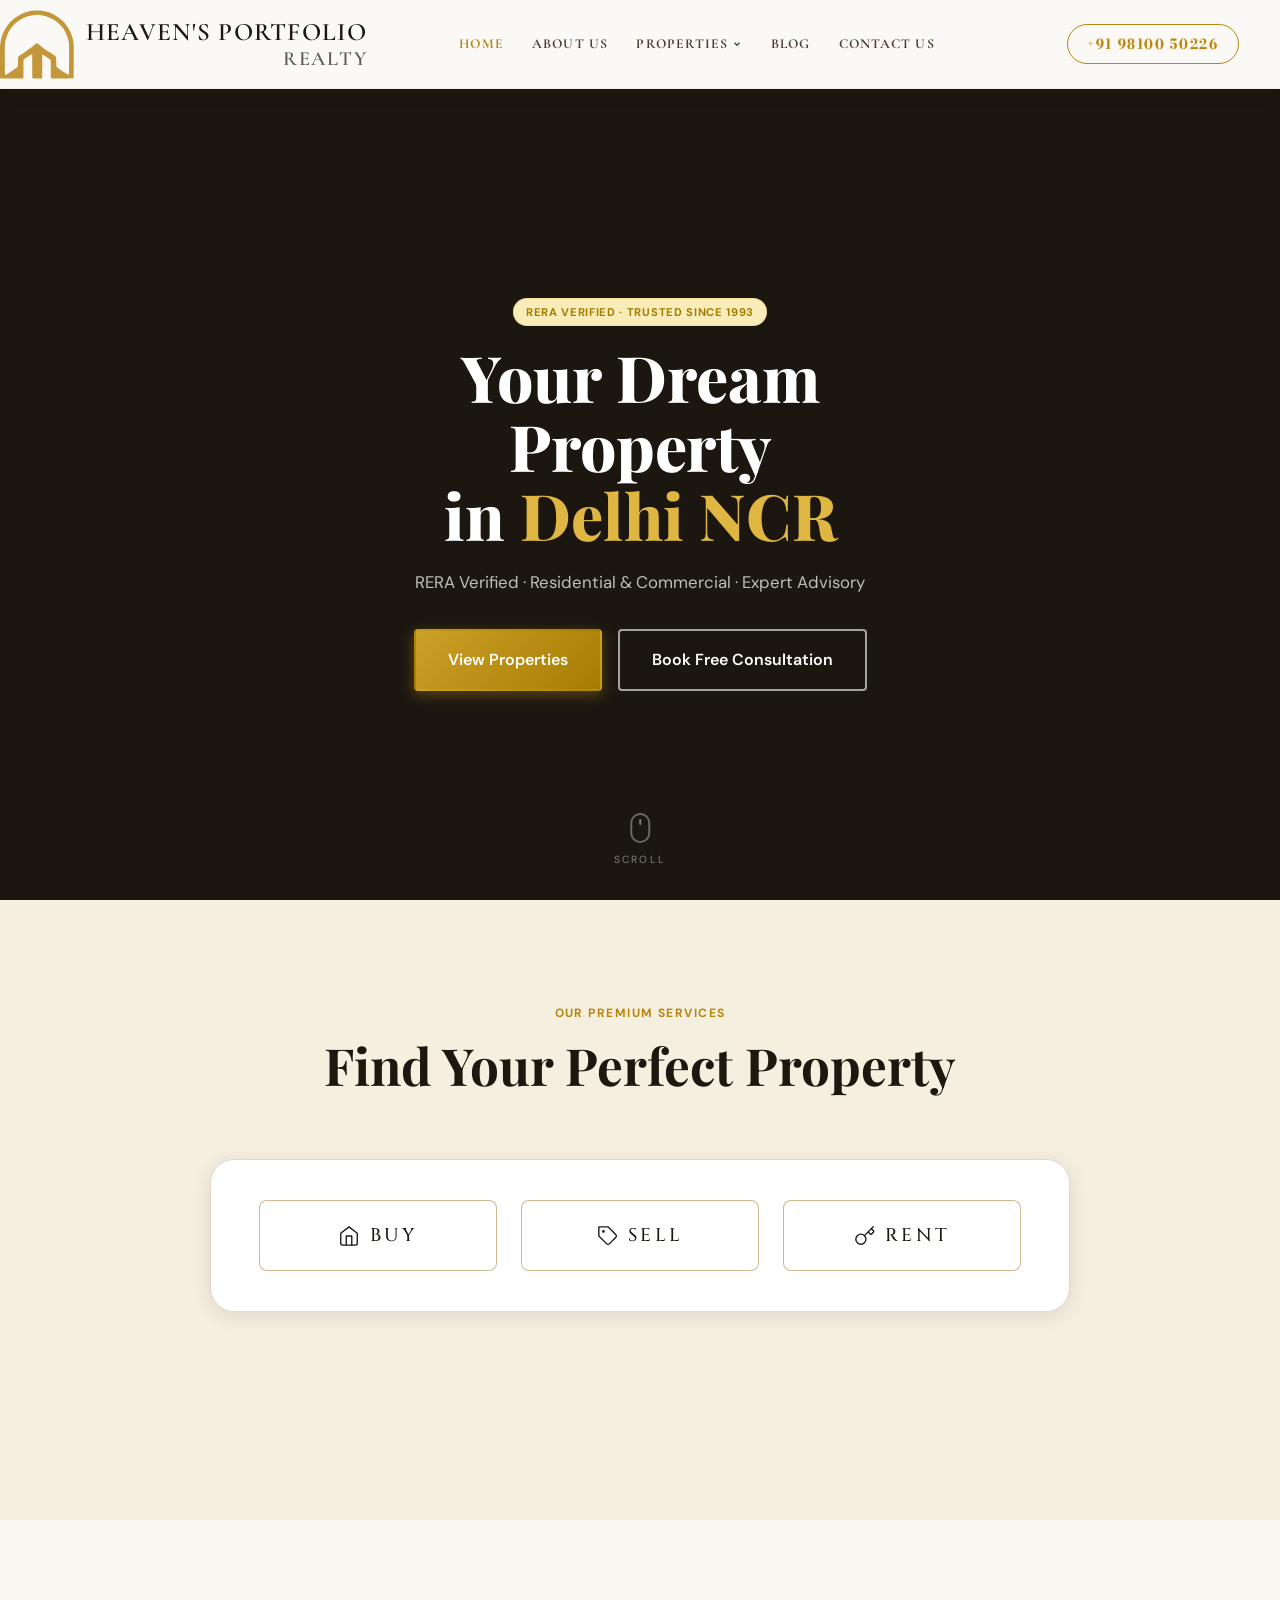
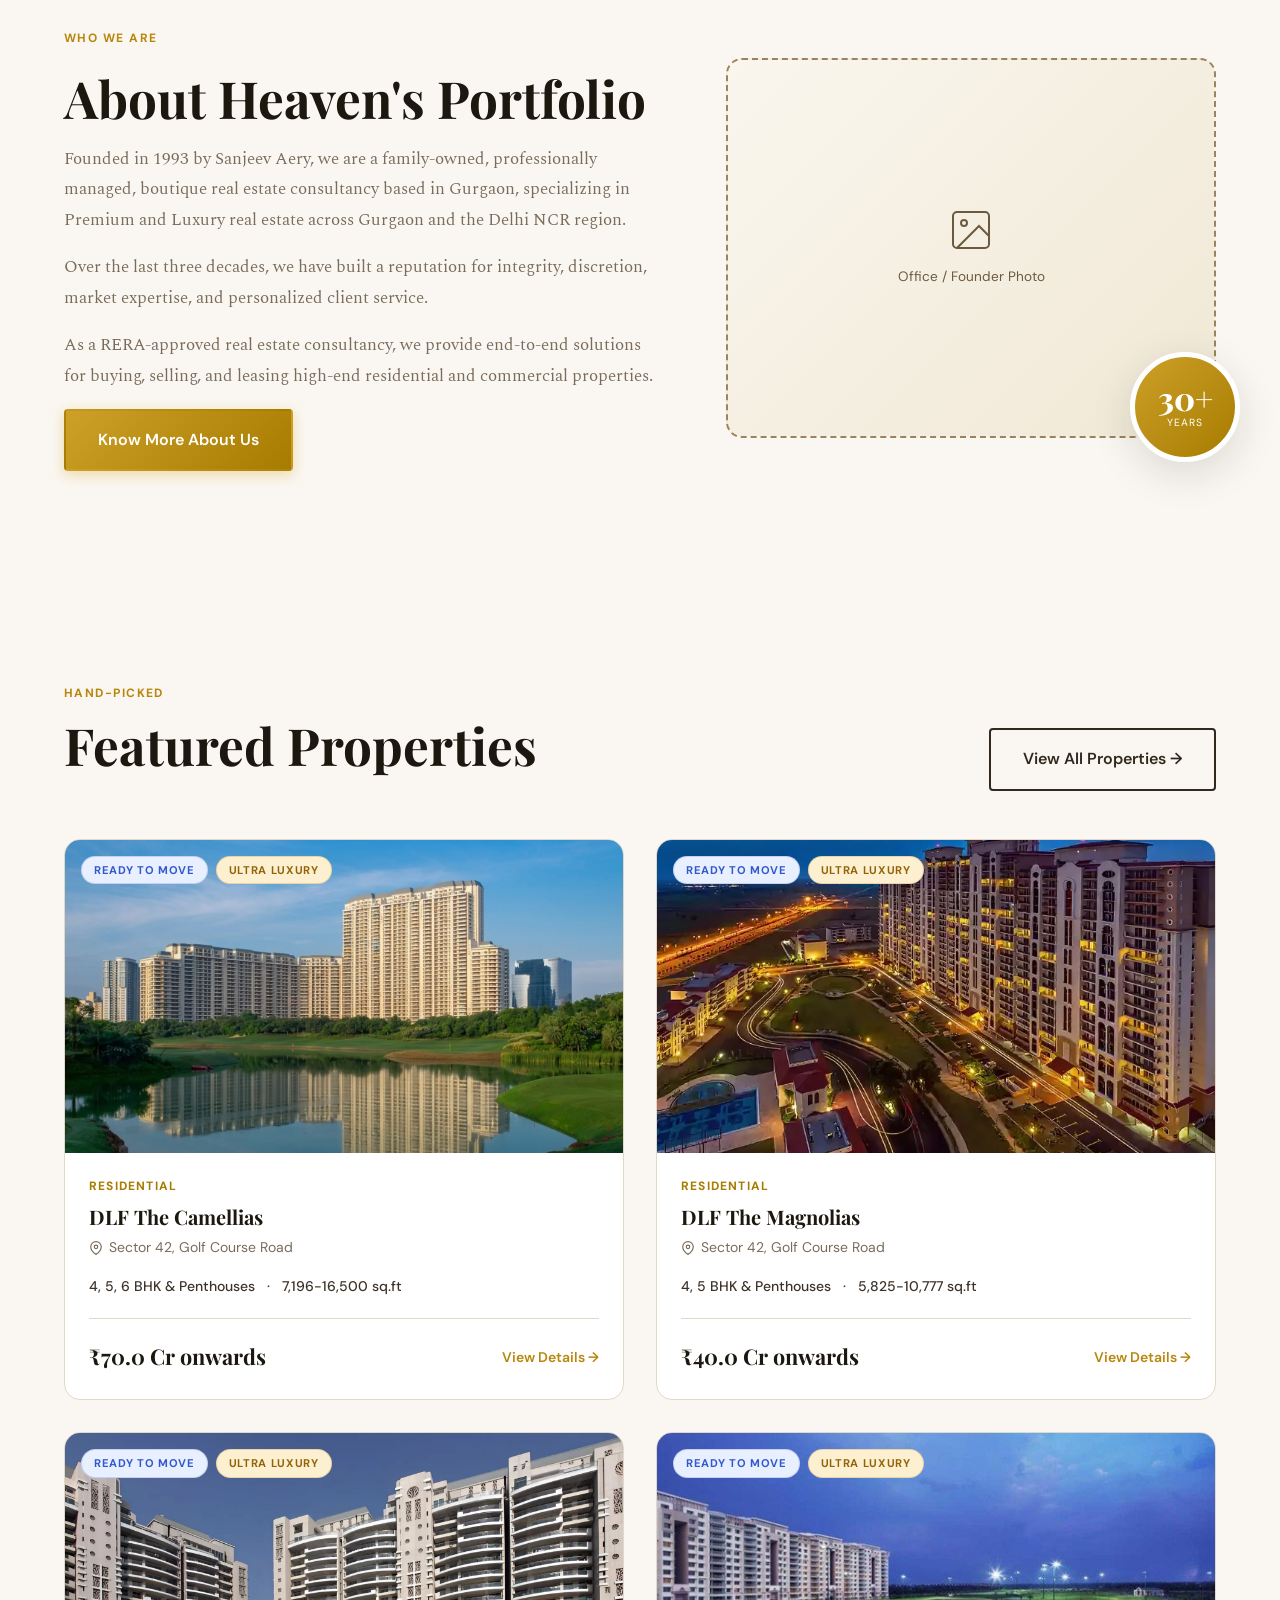
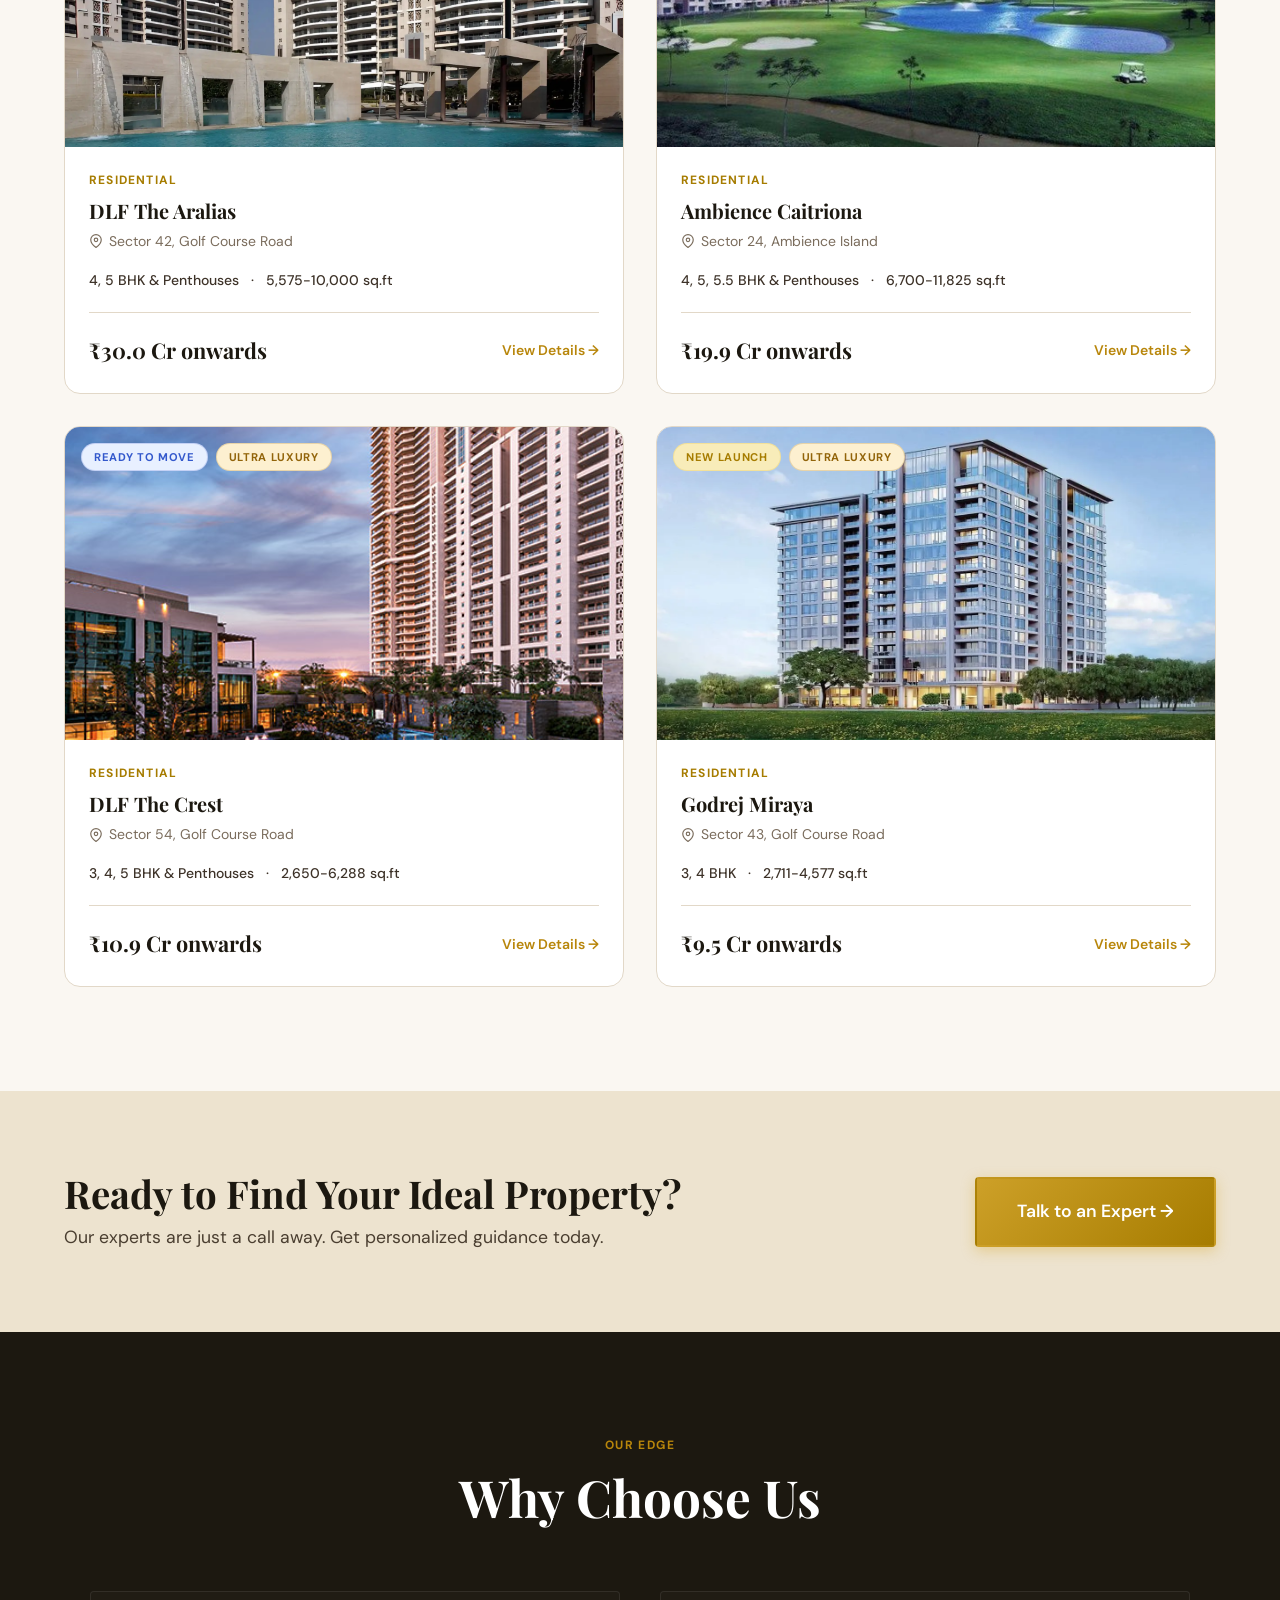
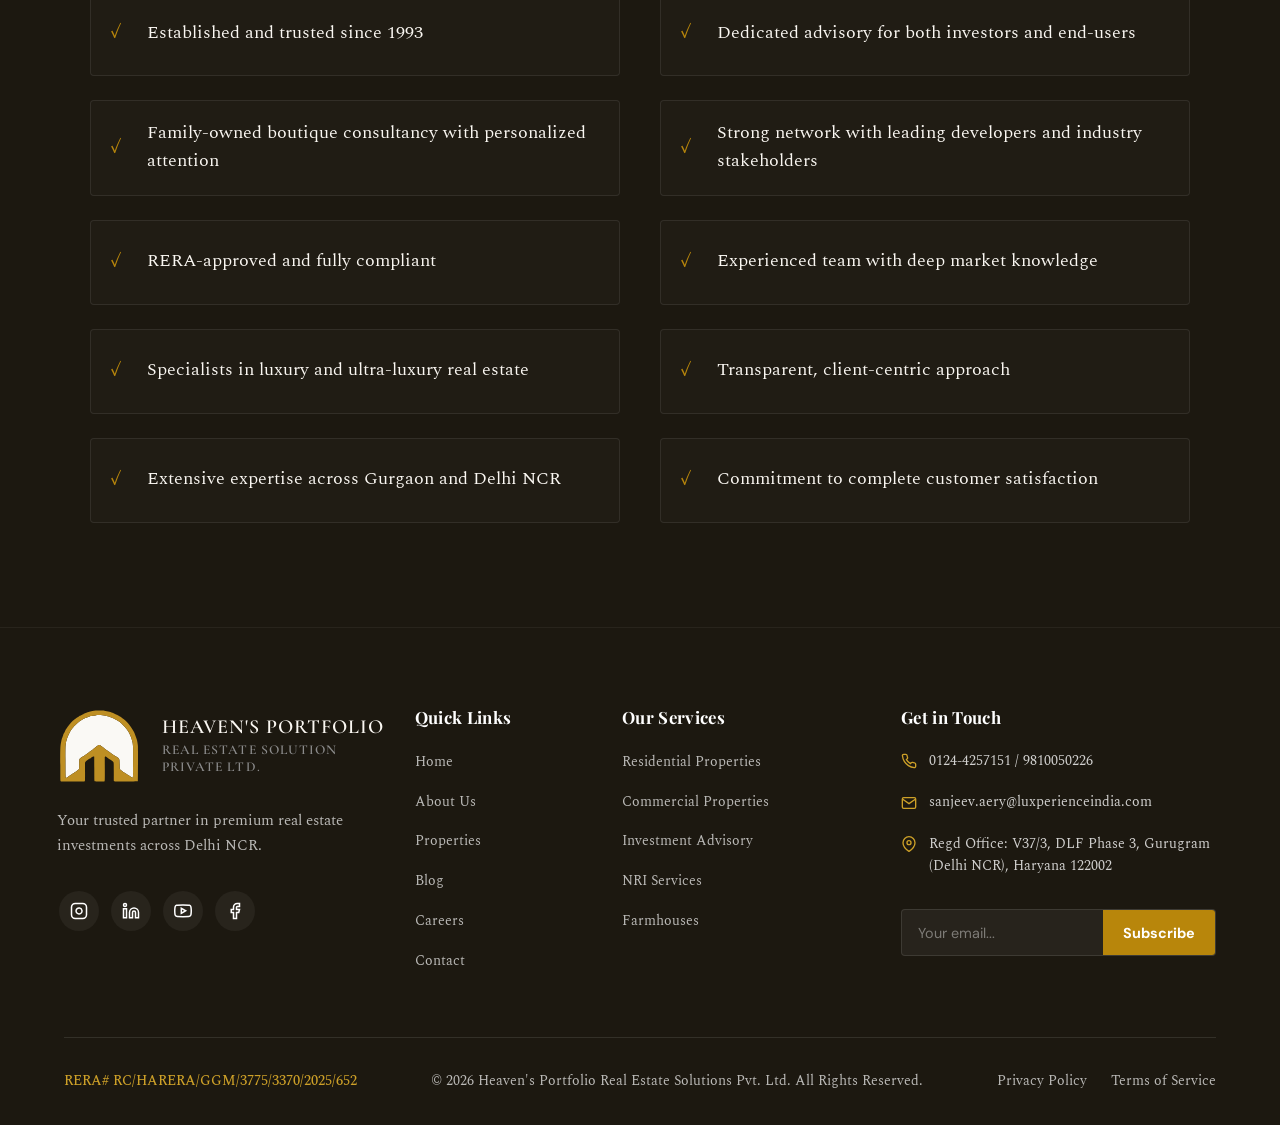
<file: index.html>
<!DOCTYPE html>
<html lang="en">
<head>
  <meta charset="UTF-8">
  <meta name="viewport" content="width=device-width, initial-scale=1.0">
  <title>Heaven's Portfolio Realty | Premium Real Estate in Delhi NCR</title>
  <meta name="description" content="Heaven's Portfolio Real Estate Solutions — RERA verified residential & commercial properties across Delhi NCR. Trusted since 1993.">
  <link rel="preconnect" href="https://fonts.googleapis.com">
  <link rel="preconnect" href="https://fonts.gstatic.com" crossorigin>
  <link href="https://fonts.googleapis.com/css2?family=Bodoni+Moda+SC:wght@400;500;600;700&family=Cinzel:wght@400;500;600;700&family=Cormorant+Garamond:wght@300;400;500;600;700&family=DM+Sans:wght@400;500;600;700&family=Montserrat:wght@400;500;600;700&family=Playfair+Display:wght@400;500;600;700;800&family=Spectral:wght@300;400;500;600;700&display=swap" rel="stylesheet">
  <link rel="stylesheet" href="css/style.css">
</head>
<body>

  <!-- ========== NAVIGATION ========== -->
  <header class="header header--dark" id="header">
    <div class="container header-inner">
      <a href="index.html" class="logo" id="logo">
        <img src="header_logo.svg" alt="Heaven's Portfolio Realty" class="header-logo-img">
        <div class="logo-wordmark">
          <span class="logo-name">Heaven's <em>Portfolio</em></span>
          <span class="logo-sub">Realty</span>
        </div>
      </a>

      <nav class="nav" id="nav">
        <a href="index.html" class="nav-link active">Home</a>
        <a href="about.html" class="nav-link">About Us</a>
        <div class="nav-dropdown">
          <a href="properties.html" class="nav-link">Properties <svg width="10" height="10" viewBox="0 0 24 24" fill="none" stroke="currentColor" stroke-width="3"><polyline points="6 9 12 15 18 9"></polyline></svg></a>
          <div class="dropdown-menu">
            <a href="properties.html?cat=residential">Residential</a>
            <a href="properties.html?cat=commercial">Commercial</a>
          </div>
        </div>
        <a href="blog.html" class="nav-link">Blog</a>
        <a href="contact.html" class="nav-link">Contact Us</a>
        <a href="tel:+919899335602" class="nav-link nav-link--mobile-phone">
          +91 9899 3356 02
        </a>
      </nav>

      <div class="header-actions">
        <a href="tel:9810050226" class="header-phone-btn" id="header-phone">+91 98100 50226
        </a>
      </div>

      <button class="hamburger" id="hamburger" aria-label="Toggle menu">
        <span></span><span></span><span></span>
      </button>
    </div>
  </header>

  <!-- ========== HERO ========== -->
  <section class="hero" id="hero">
    <!-- Slideshow backgrounds -->
    <div class="hero-slides">
      <div class="hero-slide active" style="background-image:url('https://images.unsplash.com/photo-1600607687920-4e2a09cf159d?w=1920&q=80')"></div>
      <div class="hero-slide" style="background-image:url('hero_banner/camelias.jpg')"></div>
      <div class="hero-slide" style="background-image:url('hero_banner/oberoi_360.jpg')"></div>
      <div class="hero-slide" style="background-image:url('hero_banner/9.jpg')"></div>
      <div class="hero-slide" style="background-image:url('https://images.unsplash.com/photo-1486406146926-c627a92ad1ab?w=1920&q=80')"></div>
    </div>
    <div class="hero-overlay"></div>
    <div class="container hero-content">
      <span class="badge badge-gold">RERA Verified · Trusted Since 1993</span>
      <h1 class="hero-title">Your Dream Property<br>in <span class="text-accent">Delhi NCR</span></h1>
      <p class="hero-subtitle">RERA Verified · Residential &amp; Commercial · Expert Advisory</p>
      <div class="hero-cta">
        <a href="properties.html" class="btn btn-accent" id="hero-properties-btn">View Properties</a>
        <a href="contact.html" class="btn btn-outline-light" id="hero-consult-btn">Book Free Consultation</a>
      </div>
    </div>
    <div class="scroll-cue">
      <div class="scroll-mouse"><div class="scroll-wheel"></div></div>
      <span>Scroll</span>
    </div>
  </section>

  <!-- ========== STATS BAR (Hidden) ========== -->
  <!--
  <section class="stats" id="stats">
    <div class="container">
      <div class="stats-grid">
        <div class="stat-card">
          <div class="stat-number">15+</div>
          <div class="stat-label">Years of Experience</div>
        </div>
        <div class="stat-card">
          <div class="stat-number">500+</div>
          <div class="stat-label">Properties Listed</div>
        </div>
        <div class="stat-card">
          <div class="stat-number">₹2000Cr+</div>
          <div class="stat-label">Value Transacted</div>
        </div>
        <div class="stat-card">
          <div class="stat-number">1000+</div>
          <div class="stat-label">Happy Clients</div>
        </div>
      </div>
    </div>
  </section>
  -->

  <!-- ========== ACTION PANEL ========== -->
  <section class="section action-panel-section" id="action-panel-section">
    <div class="container">
      <div class="section-header center">
        <span class="section-tag">Our Premium Services</span>
        <h2 class="section-title">Find Your Perfect Property</h2>
      </div>
      <div class="action-panel action-panel--3">
        <button class="action-btn action-btn--large" id="btn-buy" onclick="handleAction('buy')">
          <svg xmlns="http://www.w3.org/2000/svg" width="22" height="22" viewBox="0 0 24 24" fill="none" stroke="#1C1916" stroke-width="1.5" stroke-linecap="round" stroke-linejoin="round"><path d="m3 9 9-7 9 7v11a2 2 0 0 1-2 2H5a2 2 0 0 1-2-2z"/><polyline points="9 22 9 12 15 12 15 22"/></svg>
          BUY
        </button>
        <button class="action-btn action-btn--large" id="btn-sell" onclick="handleAction('sell')">
          <svg xmlns="http://www.w3.org/2000/svg" width="22" height="22" viewBox="0 0 24 24" fill="none" stroke="#1C1916" stroke-width="1.5" stroke-linecap="round" stroke-linejoin="round"><path d="M20.59 13.41l-7.17 7.17a2 2 0 0 1-2.83 0L2 12V2h10l8.59 8.59a2 2 0 0 1 0 2.82z"></path><circle cx="7" cy="7" r="1.5" fill="#1C1916" stroke="none"></circle></svg>
          SELL
        </button>
        <button class="action-btn action-btn--large" id="btn-rent" onclick="handleAction('rent')">
          <svg xmlns="http://www.w3.org/2000/svg" width="22" height="22" viewBox="0 0 24 24" fill="none" stroke="#1C1916" stroke-width="1.5" stroke-linecap="round" stroke-linejoin="round"><path d="m15.5 7.5 2.3 2.3a1 1 0 0 0 1.4 0l2.1-2.1a1 1 0 0 0 0-1.4L19 4"/><path d="m21 2-9.6 9.6"/><circle cx="7.5" cy="15.5" r="5.5"/></svg>
          RENT
        </button>
      </div>

      <!-- BUY expanded panel -->
      <div class="buy-expand" id="buy-expand">
        <div class="buy-expand-header">
          <div class="buy-toggle">
            <button class="tog-btn active" id="tog-residential" onclick="toggleBuyType('residential')">Residential</button>
            <button class="tog-btn" id="tog-commercial" onclick="toggleBuyType('commercial')">Commercial</button>
          </div>
          <a href="properties.html" class="link-arrow">View all properties →</a>
        </div>
        <div class="properties-grid" id="buy-properties-grid"></div>
      </div>
    </div>
  </section>

  <!-- ========== ABOUT PREVIEW ========== -->
  <section class="section about-preview" id="about-preview">
    <div class="container">
      <div class="about-grid">
        <div class="about-content">
          <span class="section-tag">Who We Are</span>
          <h2 class="section-title">About Heaven's Portfolio</h2>
          <p class="about-text">Founded in 1993 by Sanjeev Aery, we are a family-owned, professionally managed, boutique real estate consultancy based in Gurgaon, specializing in Premium and Luxury real estate across Gurgaon and the Delhi NCR region.</p>
          <p class="about-text">Over the last three decades, we have built a reputation for integrity, discretion, market expertise, and personalized client service.</p>
          <p class="about-text">As a RERA-approved real estate consultancy, we provide end-to-end solutions for buying, selling, and leasing high-end residential and commercial properties.</p>
          <a href="about.html" class="btn btn-accent" id="about-know-more">Know More About Us</a>
        </div>
        <div class="about-image-wrap">
          <div class="about-image-placeholder">
            <svg width="48" height="48" viewBox="0 0 24 24" fill="none" stroke="currentColor" stroke-width="1"><rect x="3" y="3" width="18" height="18" rx="2" ry="2"></rect><circle cx="8.5" cy="8.5" r="1.5"></circle><polyline points="21 15 16 10 5 21"></polyline></svg>
            <span>Office / Founder Photo</span>
          </div>
          <div class="about-experience-badge">
            <span class="big">30+</span>
            <span class="small">Years</span>
          </div>
        </div>
      </div>
    </div>
  </section>

  <!-- ========== FEATURED PROPERTIES ========== -->
  <section class="section featured-properties" id="featured-properties">
    <div class="container">
      <div class="section-header">
        <div>
          <span class="section-tag">Hand-Picked</span>
          <h2 class="section-title">Featured Properties</h2>
        </div>
        <a href="properties.html" class="btn btn-outline" id="view-all-properties">View All Properties →</a>
      </div>
      <div class="properties-grid" id="home-properties-grid">
        <!-- Populated by JS -->
      </div>
    </div>
  </section>

  <!-- ========== CTA BANNER ========== -->
  <section class="cta-banner" id="cta-banner">
    <div class="container cta-inner">
      <div class="cta-text">
        <h2>Ready to Find Your Ideal Property?</h2>
        <p>Our experts are just a call away. Get personalized guidance today.</p>
      </div>
      <a href="contact.html" class="btn btn-accent btn-lg" id="cta-talk-expert">Talk to an Expert →</a>
    </div>
  </section>

  <!-- ========== WHY CHOOSE US ========== -->
  <section class="section why-us" id="why-us">
    <div class="container">
      <div class="section-header center">
        <span class="section-tag">Our Edge</span>
        <h2 class="section-title">Why Choose Us</h2>
      </div>
      <div class="why-us-list-grid">
        <ul class="luxury-list">
          <li>Established and trusted since 1993</li>
          <li>Family-owned boutique consultancy with personalized attention</li>
          <li>RERA-approved and fully compliant</li>
          <li>Specialists in luxury and ultra-luxury real estate</li>
          <li>Extensive expertise across Gurgaon and Delhi NCR</li>
        </ul>
        <ul class="luxury-list">
          <li>Dedicated advisory for both investors and end-users</li>
          <li>Strong network with leading developers and industry stakeholders</li>
          <li>Experienced team with deep market knowledge</li>
          <li>Transparent, client-centric approach</li>
          <li>Commitment to complete customer satisfaction</li>
        </ul>
      </div>
    </div>
  </section>

  <!-- ========== TESTIMONIALS (Hidden until real reviews are available) ========== -->
  <!--
  <section class="section testimonials" id="testimonials">
    <div class="container">
      <div class="section-header center">
        <span class="section-tag">What Clients Say</span>
        <h2 class="section-title">Client Testimonials</h2>
      </div>
      <div class="testimonials-grid">
        <div class="testimonial-card" id="testimonial-1">
          <div class="testimonial-stars">★★★★★</div>
          <p class="testimonial-quote">"Heaven's Portfolio made our first home purchase completely stress-free. Their team guided us from shortlisting to registration — all within 45 days!"</p>
          <div class="testimonial-author">
            <div class="author-avatar">RS</div>
            <div>
              <h5>Rajesh Sharma</h5>
              <span>Homebuyer, Gurgaon</span>
            </div>
          </div>
        </div>
        <div class="testimonial-card" id="testimonial-2">
          <div class="testimonial-stars">★★★★★</div>
          <p class="testimonial-quote">"As an NRI investor, I needed a reliable partner in India. Their transparency and regular updates gave me full confidence in my ₹8 Cr investment."</p>
          <div class="testimonial-author">
            <div class="author-avatar">PK</div>
            <div>
              <h5>Priya Kapoor</h5>
              <span>NRI Investor, Dubai</span>
            </div>
          </div>
        </div>
        <div class="testimonial-card" id="testimonial-3">
          <div class="testimonial-stars">★★★★★</div>
          <p class="testimonial-quote">"They negotiated an amazing deal on our commercial space in Cyber City. The ROI has been exceptional — 12% annual returns and counting."</p>
          <div class="testimonial-author">
            <div class="author-avatar">AM</div>
            <div>
              <h5>Arjun Mehta</h5>
              <span>Business Owner, Delhi</span>
            </div>
          </div>
        </div>
      </div>
    </div>
  </section>
  -->



  <!-- ========== FOOTER ========== -->
  <footer class="footer" id="footer">
    <div class="container">
      <div class="footer-grid">
        <div class="footer-col">
          <a href="index.html" class="footer-logo">
            <img src="logo 1 (Traced).svg" alt="Heaven's Portfolio Logo" class="footer-logo-img">
            <div class="logo-wordmark">
              <span class="logo-name">Heaven's <em>Portfolio</em></span>
              <span class="logo-sub">REAL ESTATE SOLUTION<br>PRIVATE LTD.</span>
            </div>
          </a>
          <p class="footer-tagline">Your trusted partner in premium real estate investments across Delhi NCR.</p>
          <div class="footer-social">
            <a href="#" class="social-link" aria-label="Instagram">
              <svg width="18" height="18" viewBox="0 0 24 24" fill="none" stroke="currentColor" stroke-width="2"><rect x="2" y="2" width="20" height="20" rx="5" ry="5"></rect><path d="M16 11.37A4 4 0 1 1 12.63 8 4 4 0 0 1 16 11.37z"></path><line x1="17.5" y1="6.5" x2="17.51" y2="6.5"></line></svg>
            </a>
            <a href="#" class="social-link" aria-label="LinkedIn">
              <svg width="18" height="18" viewBox="0 0 24 24" fill="none" stroke="currentColor" stroke-width="2"><path d="M16 8a6 6 0 0 1 6 6v7h-4v-7a2 2 0 0 0-2-2 2 2 0 0 0-2 2v7h-4v-7a6 6 0 0 1 6-6z"></path><rect x="2" y="9" width="4" height="12"></rect><circle cx="4" cy="4" r="2"></circle></svg>
            </a>
            <a href="#" class="social-link" aria-label="YouTube">
              <svg width="18" height="18" viewBox="0 0 24 24" fill="none" stroke="currentColor" stroke-width="2"><path d="M22.54 6.42a2.78 2.78 0 0 0-1.94-2C18.88 4 12 4 12 4s-6.88 0-8.6.46a2.78 2.78 0 0 0-1.94 2A29 29 0 0 0 1 11.75a29 29 0 0 0 .46 5.33A2.78 2.78 0 0 0 3.4 19.1c1.72.46 8.6.46 8.6.46s6.88 0 8.6-.46a2.78 2.78 0 0 0 1.94-2 29 29 0 0 0 .46-5.25 29 29 0 0 0-.46-5.33z"></path><polygon points="9.75 15.02 15.5 11.75 9.75 8.48 9.75 15.02"></polygon></svg>
            </a>
            <a href="#" class="social-link" aria-label="Facebook">
              <svg width="18" height="18" viewBox="0 0 24 24" fill="none" stroke="currentColor" stroke-width="2"><path d="M18 2h-3a5 5 0 0 0-5 5v3H7v4h3v8h4v-8h3l1-4h-4V7a1 1 0 0 1 1-1h3z"></path></svg>
            </a>
          </div>
        </div>
        <div class="footer-col">
          <h4>Quick Links</h4>
          <div class="footer-links">
            <a href="index.html">Home</a>
            <a href="about.html">About Us</a>
            <a href="properties.html">Properties</a>
            <a href="blog.html">Blog</a>
            <a href="careers.html">Careers</a>
            <a href="contact.html">Contact</a>
          </div>
        </div>
        <div class="footer-col">
          <h4>Our Services</h4>
          <div class="footer-links">
            <a href="properties.html?cat=residential">Residential Properties</a>
            <a href="properties.html?cat=commercial">Commercial Properties</a>
            <a href="contact.html">Investment Advisory</a>
            <a href="contact.html">NRI Services</a>
            <a href="properties.html?cat=farmhouses">Farmhouses</a>
          </div>
        </div>
        <div class="footer-col">
          <h4>Get in Touch</h4>
          <div class="footer-contact">
            <div class="footer-contact-item">
              <svg width="16" height="16" viewBox="0 0 24 24" fill="none" stroke="currentColor" stroke-width="2"><path d="M22 16.92v3a2 2 0 0 1-2.18 2 19.79 19.79 0 0 1-8.63-3.07 19.5 19.5 0 0 1-6-6 19.79 19.79 0 0 1-3.07-8.67A2 2 0 0 1 4.11 2h3a2 2 0 0 1 2 1.72c.127.96.361 1.903.7 2.81a2 2 0 0 1-.45 2.11L8.09 9.91a16 16 0 0 0 6 6l1.27-1.27a2 2 0 0 1 2.11-.45c.907.339 1.85.573 2.81.7A2 2 0 0 1 22 16.92z"></path></svg>
              <span>0124-4257151 / 9810050226</span>
            </div>
            <div class="footer-contact-item">
              <svg width="16" height="16" viewBox="0 0 24 24" fill="none" stroke="currentColor" stroke-width="2"><path d="M4 4h16c1.1 0 2 .9 2 2v12c0 1.1-.9 2-2 2H4c-1.1 0-2-.9-2-2V6c0-1.1.9-2 2-2z"></path><polyline points="22,6 12,13 2,6"></polyline></svg>
              <span>sanjeev.aery@luxperienceindia.com</span>
            </div>
            <div class="footer-contact-item">
              <svg width="16" height="16" viewBox="0 0 24 24" fill="none" stroke="currentColor" stroke-width="2"><path d="M21 10c0 7-9 13-9 13s-9-6-9-13a9 9 0 0 1 18 0z"></path><circle cx="12" cy="10" r="3"></circle></svg>
              <span>Regd Office: V37/3, DLF Phase 3, Gurugram (Delhi NCR), Haryana 122002</span>
            </div>
          </div>
          <form class="newsletter-form" id="newsletter-form" onsubmit="event.preventDefault(); this.querySelector('button').textContent='Subscribed ✓'; this.querySelector('input').value='';">
            <input type="email" placeholder="Your email..." required>
            <button type="submit">Subscribe</button>
          </form>
        </div>
      </div>
      <div class="footer-bottom">
        <div class="footer-legal-info">
          <span>RERA# RC/HARERA/GGM/3775/3370/2025/652</span>
        </div>
        <p>© 2026 Heaven's Portfolio Real Estate Solutions Pvt. Ltd. All Rights Reserved.</p>
        <div class="footer-legal-links">
          <a href="#">Privacy Policy</a>
          <a href="#">Terms of Service</a>
        </div>
      </div>
    </div>
  </footer>

  <script src="js/main.js"></script>
</body>
</html>
</file>
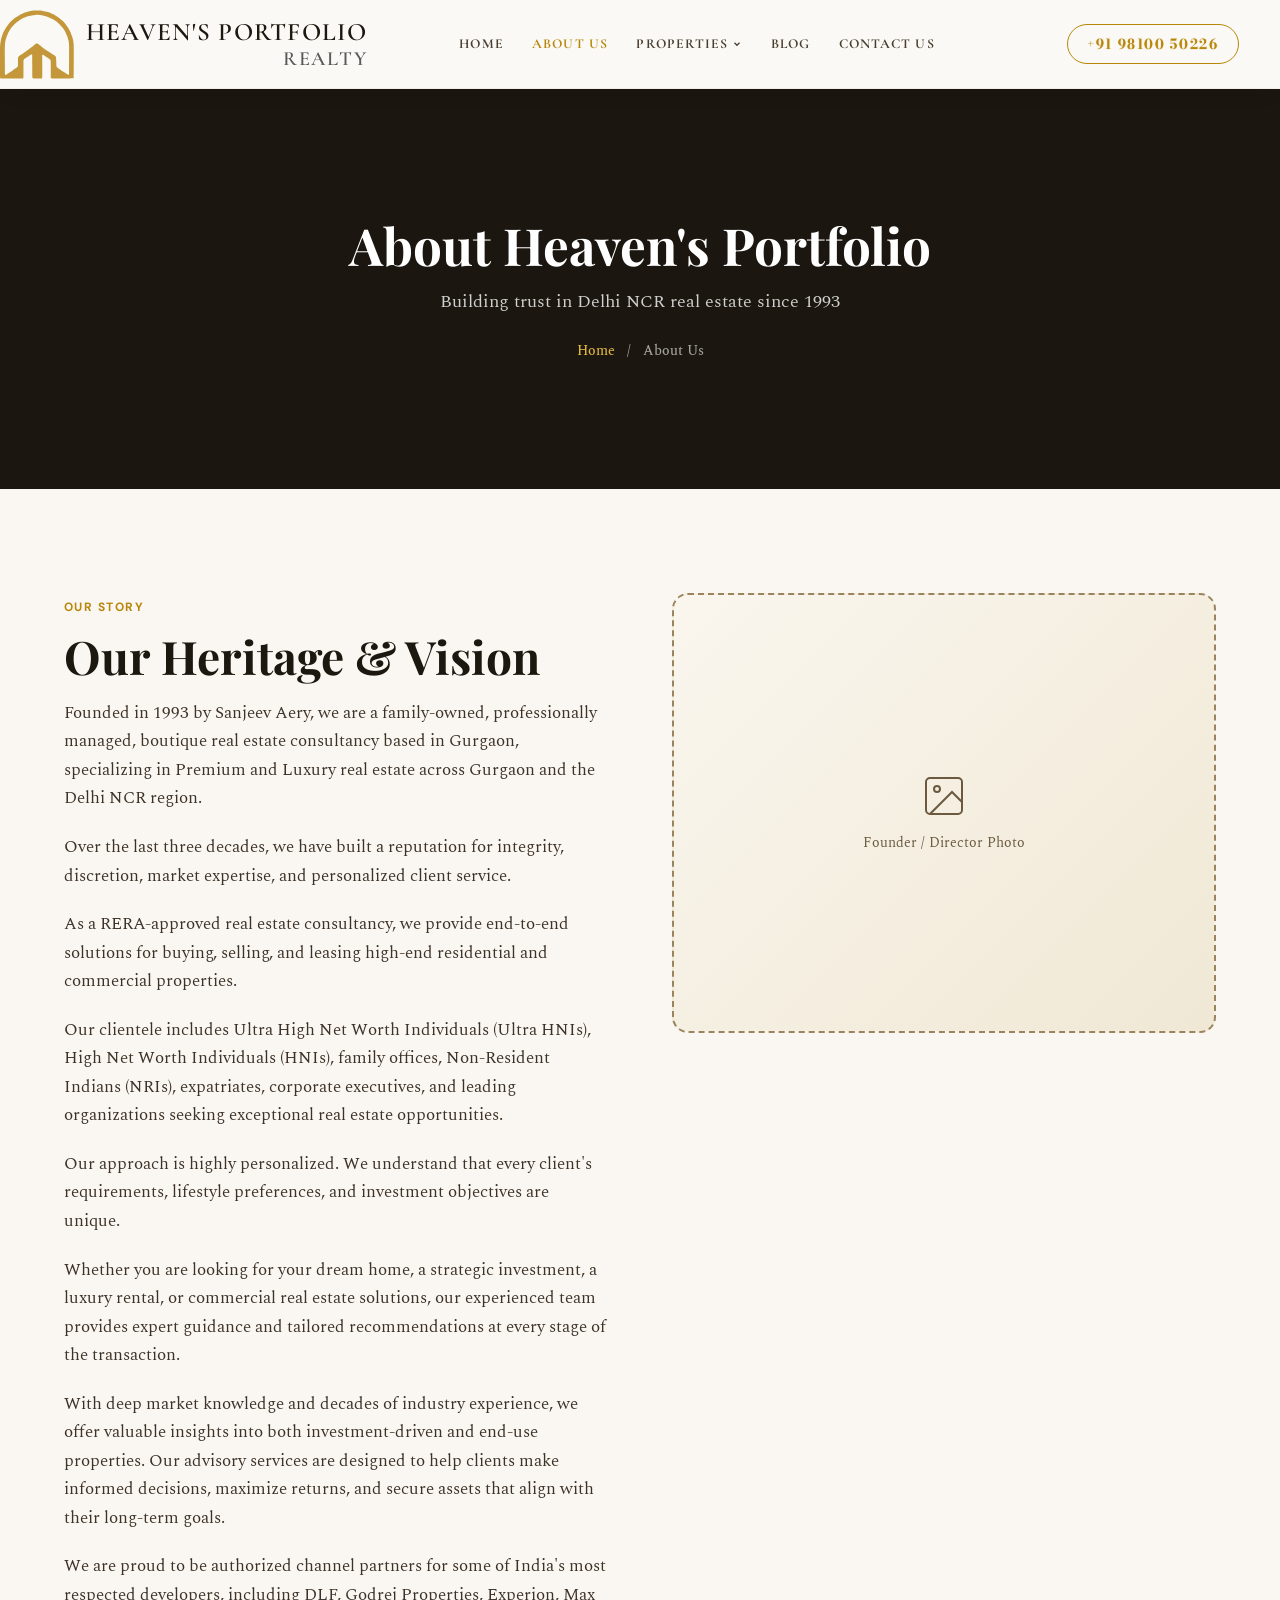
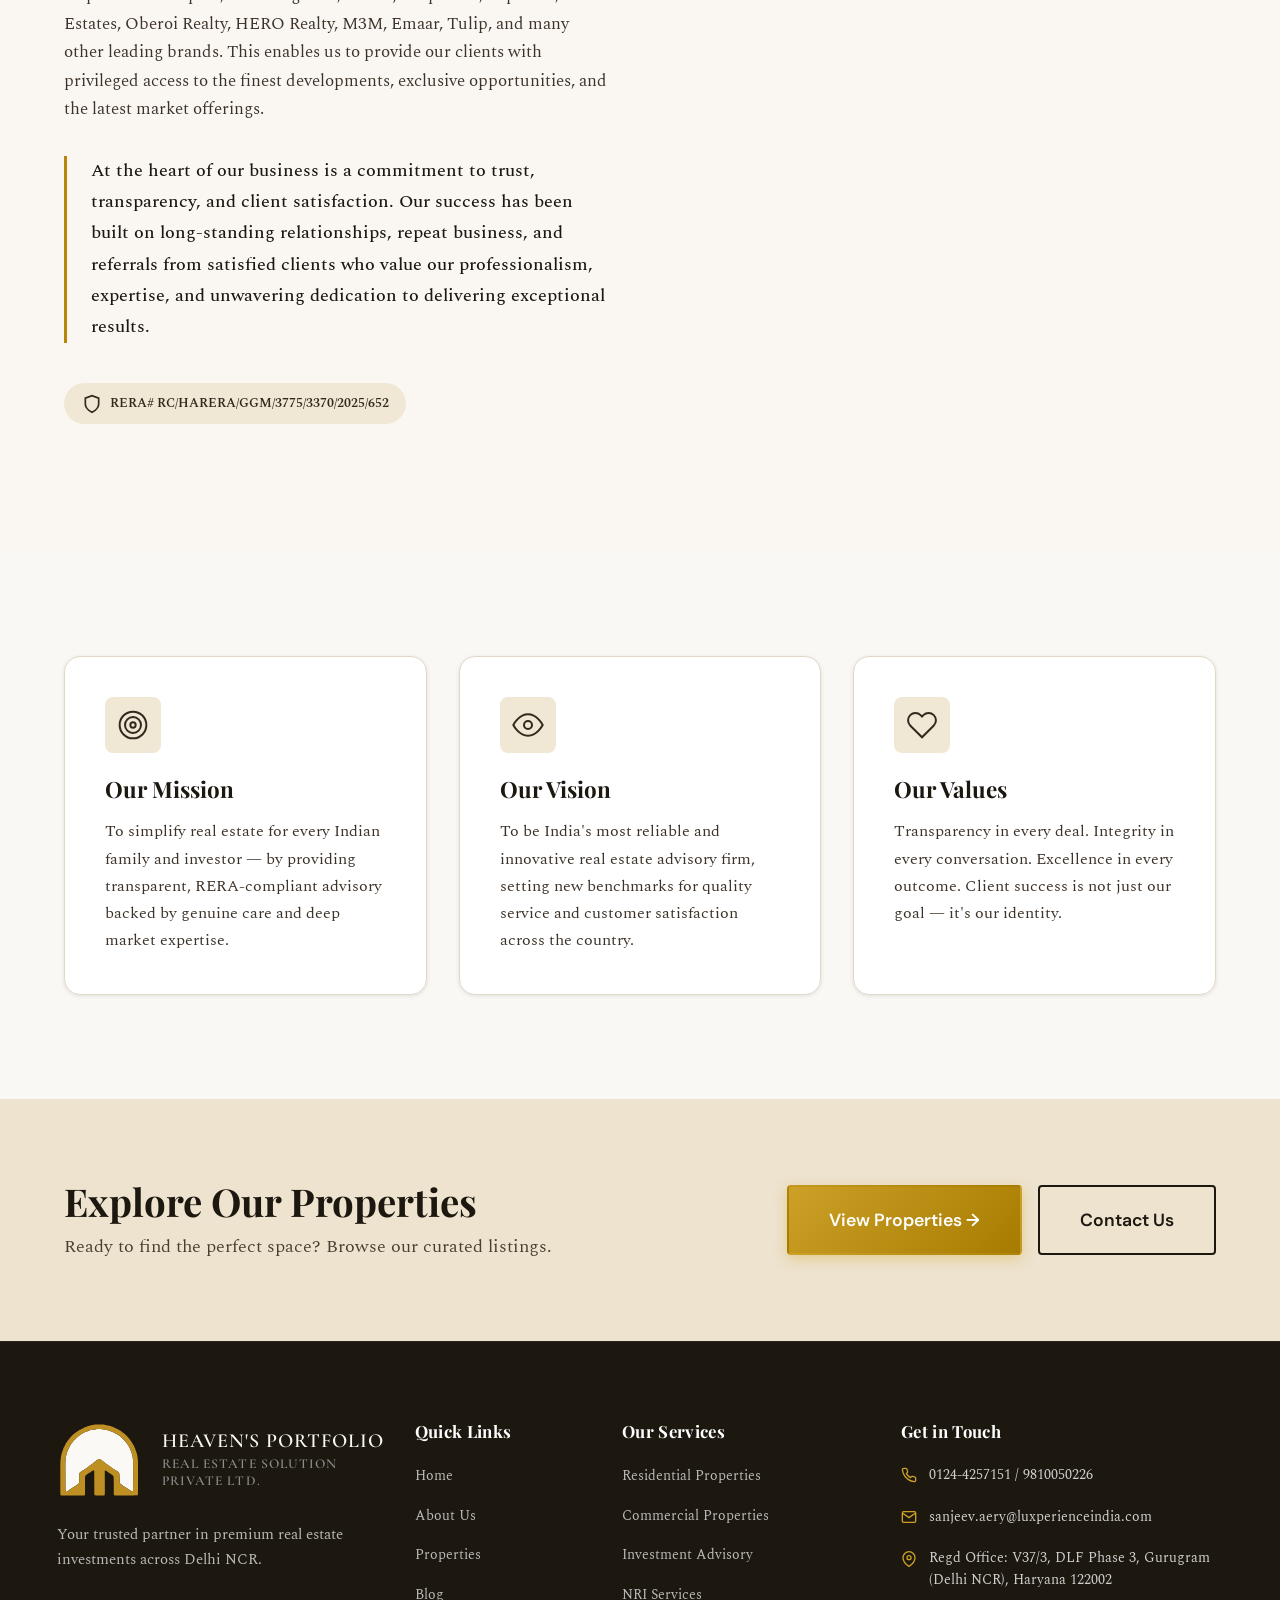
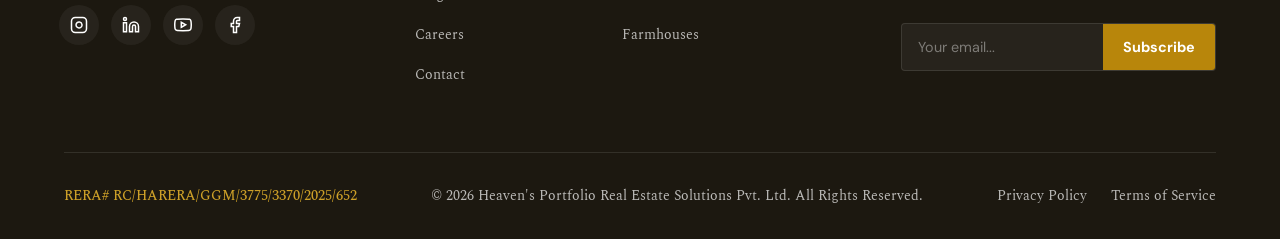
<file: about.html>
<!DOCTYPE html>
<html lang="en">
<head>
  <meta charset="UTF-8">
  <meta name="viewport" content="width=device-width, initial-scale=1.0">
  <title>About Us | Heaven's Portfolio Realty</title>
  <meta name="description" content="Learn about Heaven's Portfolio — our story, team, and values. 15+ years building trust in Delhi NCR real estate.">
  <link rel="preconnect" href="https://fonts.googleapis.com">
  <link rel="preconnect" href="https://fonts.gstatic.com" crossorigin>
  <link href="https://fonts.googleapis.com/css2?family=Bodoni+Moda+SC:wght@400;500;600;700&family=Cinzel:wght@400;500;600;700&family=Cormorant+Garamond:wght@300;400;500;600;700&family=DM+Sans:wght@400;500;600;700&family=Montserrat:wght@400;500;600;700&family=Playfair+Display:wght@400;500;600;700;800&family=Spectral:wght@300;400;500;600;700&display=swap" rel="stylesheet">
  <link rel="stylesheet" href="css/style.css">
</head>
<body class="page-about">

  <!-- ========== NAVIGATION ========== -->
  <header class="header header--dark" id="header">
    <div class="container header-inner">
      <a href="index.html" class="logo" id="logo">
        <img src="header_logo.svg" alt="Heaven's Portfolio Realty" class="header-logo-img">
        <div class="logo-wordmark">
          <span class="logo-name">Heaven's <em>Portfolio</em></span>
          <span class="logo-sub">Realty</span>
        </div>
      </a>
      <nav class="nav" id="nav">
        <a href="index.html" class="nav-link">Home</a>
        <a href="about.html" class="nav-link active">About Us</a>
        <div class="nav-dropdown">
          <a href="properties.html" class="nav-link">Properties <svg width="10" height="10" viewBox="0 0 24 24" fill="none" stroke="currentColor" stroke-width="3"><polyline points="6 9 12 15 18 9"></polyline></svg></a>
          <div class="dropdown-menu">
            <a href="properties.html?cat=residential">Residential</a>
            <a href="properties.html?cat=commercial">Commercial</a>
          </div>
        </div>
        <a href="blog.html" class="nav-link">Blog</a>
        <a href="contact.html" class="nav-link">Contact Us</a>
        <a href="tel:+919899335602" class="nav-link nav-link--mobile-phone">
          +91 9899 3356 02
        </a>
      </nav>
      <div class="header-actions">
        <a href="tel:9810050226" class="header-phone-btn" id="header-phone">+91 98100 50226
        </a>
      </div>
      <button class="hamburger" id="hamburger" aria-label="Toggle menu">
        <span></span><span></span><span></span>
      </button>
    </div>
  </header>

  <!-- ========== PAGE HERO ========== -->
  <section class="page-hero">
    <div class="page-hero-bg"></div>
    <div class="page-hero-overlay"></div>
    <div class="container page-hero-content">
      <h1>About Heaven's Portfolio</h1>
      <p>Building trust in Delhi NCR real estate since 1993</p>
      <div class="breadcrumb">
        <a href="index.html">Home</a> <span>/</span> <span>About Us</span>
      </div>
    </div>
  </section>

  <!-- ========== OUR STORY ========== -->
  <section class="section">
    <div class="container">
      <div class="story-grid">
        <div class="story-content">
          <span class="section-tag">Our Story</span>
          <h2 class="section-title" style="font-size: clamp(1.8rem, 3.6vw, 2.88rem);">Our Heritage & Vision</h2>
          <p>Founded in 1993 by Sanjeev Aery, we are a family-owned, professionally managed, boutique real estate consultancy based in Gurgaon, specializing in Premium and Luxury real estate across Gurgaon and the Delhi NCR region.</p>
          <p>Over the last three decades, we have built a reputation for integrity, discretion, market expertise, and personalized client service.</p>
          <p>As a RERA-approved real estate consultancy, we provide end-to-end solutions for buying, selling, and leasing high-end residential and commercial properties.</p>
          <p>Our clientele includes Ultra High Net Worth Individuals (Ultra HNIs), High Net Worth Individuals (HNIs), family offices, Non-Resident Indians (NRIs), expatriates, corporate executives, and leading organizations seeking exceptional real estate opportunities.</p>
          <p>Our approach is highly personalized. We understand that every client's requirements, lifestyle preferences, and investment objectives are unique.</p>
          <p>Whether you are looking for your dream home, a strategic investment, a luxury rental, or commercial real estate solutions, our experienced team provides expert guidance and tailored recommendations at every stage of the transaction.</p>
          <p>With deep market knowledge and decades of industry experience, we offer valuable insights into both investment-driven and end-use properties. Our advisory services are designed to help clients make informed decisions, maximize returns, and secure assets that align with their long-term goals.</p>
          <p>We are proud to be authorized channel partners for some of India's most respected developers, including DLF, Godrej Properties, Experion, Max Estates, Oberoi Realty, HERO Realty, M3M, Emaar, Tulip, and many other leading brands. This enables us to provide our clients with privileged access to the finest developments, exclusive opportunities, and the latest market offerings.</p>
          <p>At the heart of our business is a commitment to trust, transparency, and client satisfaction. Our success has been built on long-standing relationships, repeat business, and referrals from satisfied clients who value our professionalism, expertise, and unwavering dedication to delivering exceptional results.</p>
          <div class="rera-badge">
            <svg width="20" height="20" viewBox="0 0 24 24" fill="none" stroke="currentColor" stroke-width="2"><path d="M12 22s8-4 8-10V5l-8-3-8 3v7c0 6 8 10 8 10z"></path></svg>
            <span>RERA# RC/HARERA/GGM/3775/3370/2025/652</span>
          </div>
        </div>
        <div class="story-image">
          <div class="about-image-placeholder large">
            <svg width="48" height="48" viewBox="0 0 24 24" fill="none" stroke="currentColor" stroke-width="1"><rect x="3" y="3" width="18" height="18" rx="2" ry="2"></rect><circle cx="8.5" cy="8.5" r="1.5"></circle><polyline points="21 15 16 10 5 21"></polyline></svg>
            <span>Founder / Director Photo</span>
          </div>
        </div>
      </div>
    </div>
  </section>

  <!-- ========== STATS (Hidden) ========== -->
  <!--
  <section class="stats" id="stats">
    <div class="container">
      <div class="stats-grid">
        <div class="stat-card">
          <div class="stat-number">15+</div>
          <div class="stat-label">Years of Experience</div>
        </div>
        <div class="stat-card">
          <div class="stat-number">500+</div>
          <div class="stat-label">Properties Listed</div>
        </div>
        <div class="stat-card">
          <div class="stat-number">₹2000Cr+</div>
          <div class="stat-label">Value Transacted</div>
        </div>
        <div class="stat-card">
          <div class="stat-number">1000+</div>
          <div class="stat-label">Happy Clients</div>
        </div>
      </div>
    </div>
  </section>
  -->



  <!-- ========== MISSION / VISION / VALUES ========== -->
  <section class="section section--alt">
    <div class="container">
      <div class="mvv-grid">
        <div class="mvv-card" id="mission-card">
          <div class="mvv-icon">
            <svg width="32" height="32" viewBox="0 0 24 24" fill="none" stroke="currentColor" stroke-width="1.5"><circle cx="12" cy="12" r="10"></circle><circle cx="12" cy="12" r="6"></circle><circle cx="12" cy="12" r="2"></circle></svg>
          </div>
          <h3>Our Mission</h3>
          <p>To simplify real estate for every Indian family and investor — by providing transparent, RERA-compliant advisory backed by genuine care and deep market expertise.</p>
        </div>
        <div class="mvv-card" id="vision-card">
          <div class="mvv-icon">
            <svg width="32" height="32" viewBox="0 0 24 24" fill="none" stroke="currentColor" stroke-width="1.5"><path d="M1 12s4-8 11-8 11 8 11 8-4 8-11 8-11-8-11-8z"></path><circle cx="12" cy="12" r="3"></circle></svg>
          </div>
          <h3>Our Vision</h3>
          <p>To be India's most reliable and innovative real estate advisory firm, setting new benchmarks for quality service and customer satisfaction across the country.</p>
        </div>
        <div class="mvv-card" id="values-card">
          <div class="mvv-icon">
            <svg width="32" height="32" viewBox="0 0 24 24" fill="none" stroke="currentColor" stroke-width="1.5"><path d="M20.84 4.61a5.5 5.5 0 0 0-7.78 0L12 5.67l-1.06-1.06a5.5 5.5 0 0 0-7.78 7.78l1.06 1.06L12 21.23l7.78-7.78 1.06-1.06a5.5 5.5 0 0 0 0-7.78z"></path></svg>
          </div>
          <h3>Our Values</h3>
          <p>Transparency in every deal. Integrity in every conversation. Excellence in every outcome. Client success is not just our goal — it's our identity.</p>
        </div>
      </div>
    </div>
  </section>

  <!-- ========== CTA ========== -->
  <section class="cta-banner" id="cta-banner">
    <div class="container cta-inner">
      <div class="cta-text">
        <h2>Explore Our Properties</h2>
        <p>Ready to find the perfect space? Browse our curated listings.</p>
      </div>
      <div class="cta-actions">
        <a href="properties.html" class="btn btn-accent btn-lg">View Properties →</a>
        <a href="contact.html" class="btn btn-outline-light btn-lg">Contact Us</a>
      </div>
    </div>
  </section>

  <!-- ========== FOOTER ========== -->
  <footer class="footer" id="footer">
    <div class="container">
      <div class="footer-grid">
        <div class="footer-col">
          <a href="index.html" class="footer-logo">
            <img src="logo 1 (Traced).svg" alt="Heaven's Portfolio Logo" class="footer-logo-img">
            <div class="logo-wordmark">
              <span class="logo-name">Heaven's <em>Portfolio</em></span>
              <span class="logo-sub">REAL ESTATE SOLUTION<br>PRIVATE LTD.</span>
            </div>
          </a>
          <p class="footer-tagline">Your trusted partner in premium real estate investments across Delhi NCR.</p>
          <div class="footer-social">
            <a href="#" class="social-link" aria-label="Instagram"><svg width="18" height="18" viewBox="0 0 24 24" fill="none" stroke="currentColor" stroke-width="2"><rect x="2" y="2" width="20" height="20" rx="5" ry="5"></rect><path d="M16 11.37A4 4 0 1 1 12.63 8 4 4 0 0 1 16 11.37z"></path><line x1="17.5" y1="6.5" x2="17.51" y2="6.5"></line></svg></a>
            <a href="#" class="social-link" aria-label="LinkedIn"><svg width="18" height="18" viewBox="0 0 24 24" fill="none" stroke="currentColor" stroke-width="2"><path d="M16 8a6 6 0 0 1 6 6v7h-4v-7a2 2 0 0 0-2-2 2 2 0 0 0-2 2v7h-4v-7a6 6 0 0 1 6-6z"></path><rect x="2" y="9" width="4" height="12"></rect><circle cx="4" cy="4" r="2"></circle></svg></a>
            <a href="#" class="social-link" aria-label="YouTube"><svg width="18" height="18" viewBox="0 0 24 24" fill="none" stroke="currentColor" stroke-width="2"><path d="M22.54 6.42a2.78 2.78 0 0 0-1.94-2C18.88 4 12 4 12 4s-6.88 0-8.6.46a2.78 2.78 0 0 0-1.94 2A29 29 0 0 0 1 11.75a29 29 0 0 0 .46 5.33A2.78 2.78 0 0 0 3.4 19.1c1.72.46 8.6.46 8.6.46s6.88 0 8.6-.46a2.78 2.78 0 0 0 1.94-2 29 29 0 0 0 .46-5.25 29 29 0 0 0-.46-5.33z"></path><polygon points="9.75 15.02 15.5 11.75 9.75 8.48 9.75 15.02"></polygon></svg></a>
            <a href="#" class="social-link" aria-label="Facebook"><svg width="18" height="18" viewBox="0 0 24 24" fill="none" stroke="currentColor" stroke-width="2"><path d="M18 2h-3a5 5 0 0 0-5 5v3H7v4h3v8h4v-8h3l1-4h-4V7a1 1 0 0 1 1-1h3z"></path></svg></a>
          </div>
        </div>
        <div class="footer-col">
          <h4>Quick Links</h4>
          <div class="footer-links"><a href="index.html">Home</a><a href="about.html">About Us</a><a href="properties.html">Properties</a><a href="blog.html">Blog</a><a href="careers.html">Careers</a><a href="contact.html">Contact</a></div>
        </div>
        <div class="footer-col">
          <h4>Our Services</h4>
          <div class="footer-links"><a href="properties.html?cat=residential">Residential Properties</a><a href="properties.html?cat=commercial">Commercial Properties</a><a href="contact.html">Investment Advisory</a><a href="contact.html">NRI Services</a><a href="properties.html?cat=farmhouses">Farmhouses</a></div>
        </div>
        <div class="footer-col">
          <h4>Get in Touch</h4>
          <div class="footer-contact">
            <div class="footer-contact-item"><svg width="16" height="16" viewBox="0 0 24 24" fill="none" stroke="currentColor" stroke-width="2"><path d="M22 16.92v3a2 2 0 0 1-2.18 2 19.79 19.79 0 0 1-8.63-3.07 19.5 19.5 0 0 1-6-6 19.79 19.79 0 0 1-3.07-8.67A2 2 0 0 1 4.11 2h3a2 2 0 0 1 2 1.72c.127.96.361 1.903.7 2.81a2 2 0 0 1-.45 2.11L8.09 9.91a16 16 0 0 0 6 6l1.27-1.27a2 2 0 0 1 2.11-.45c.907.339 1.85.573 2.81.7A2 2 0 0 1 22 16.92z"></path></svg><span>0124-4257151 / 9810050226</span></div>
            <div class="footer-contact-item"><svg width="16" height="16" viewBox="0 0 24 24" fill="none" stroke="currentColor" stroke-width="2"><path d="M4 4h16c1.1 0 2 .9 2 2v12c0 1.1-.9 2-2 2H4c-1.1 0-2-.9-2-2V6c0-1.1.9-2 2-2z"></path><polyline points="22,6 12,13 2,6"></polyline></svg><span>sanjeev.aery@luxperienceindia.com</span></div>
            <div class="footer-contact-item"><svg width="16" height="16" viewBox="0 0 24 24" fill="none" stroke="currentColor" stroke-width="2"><path d="M21 10c0 7-9 13-9 13s-9-6-9-13a9 9 0 0 1 18 0z"></path><circle cx="12" cy="10" r="3"></circle></svg><span>Regd Office: V37/3, DLF Phase 3, Gurugram (Delhi NCR), Haryana 122002</span></div>
          </div>
          <form class="newsletter-form" onsubmit="event.preventDefault(); this.querySelector('button').textContent='Subscribed ✓'; this.querySelector('input').value='';">
            <input type="email" placeholder="Your email..." required>
            <button type="submit">Subscribe</button>
          </form>
        </div>
      </div>
      <div class="footer-bottom">
        <div class="footer-legal-info"><span>RERA# RC/HARERA/GGM/3775/3370/2025/652</span></div>
        <p>© 2026 Heaven's Portfolio Real Estate Solutions Pvt. Ltd. All Rights Reserved.</p>
        <div class="footer-legal-links"><a href="#">Privacy Policy</a><a href="#">Terms of Service</a></div>
      </div>
    </div>
  </footer>

  <script src="js/main.js"></script>
</body>
</html>
</file>
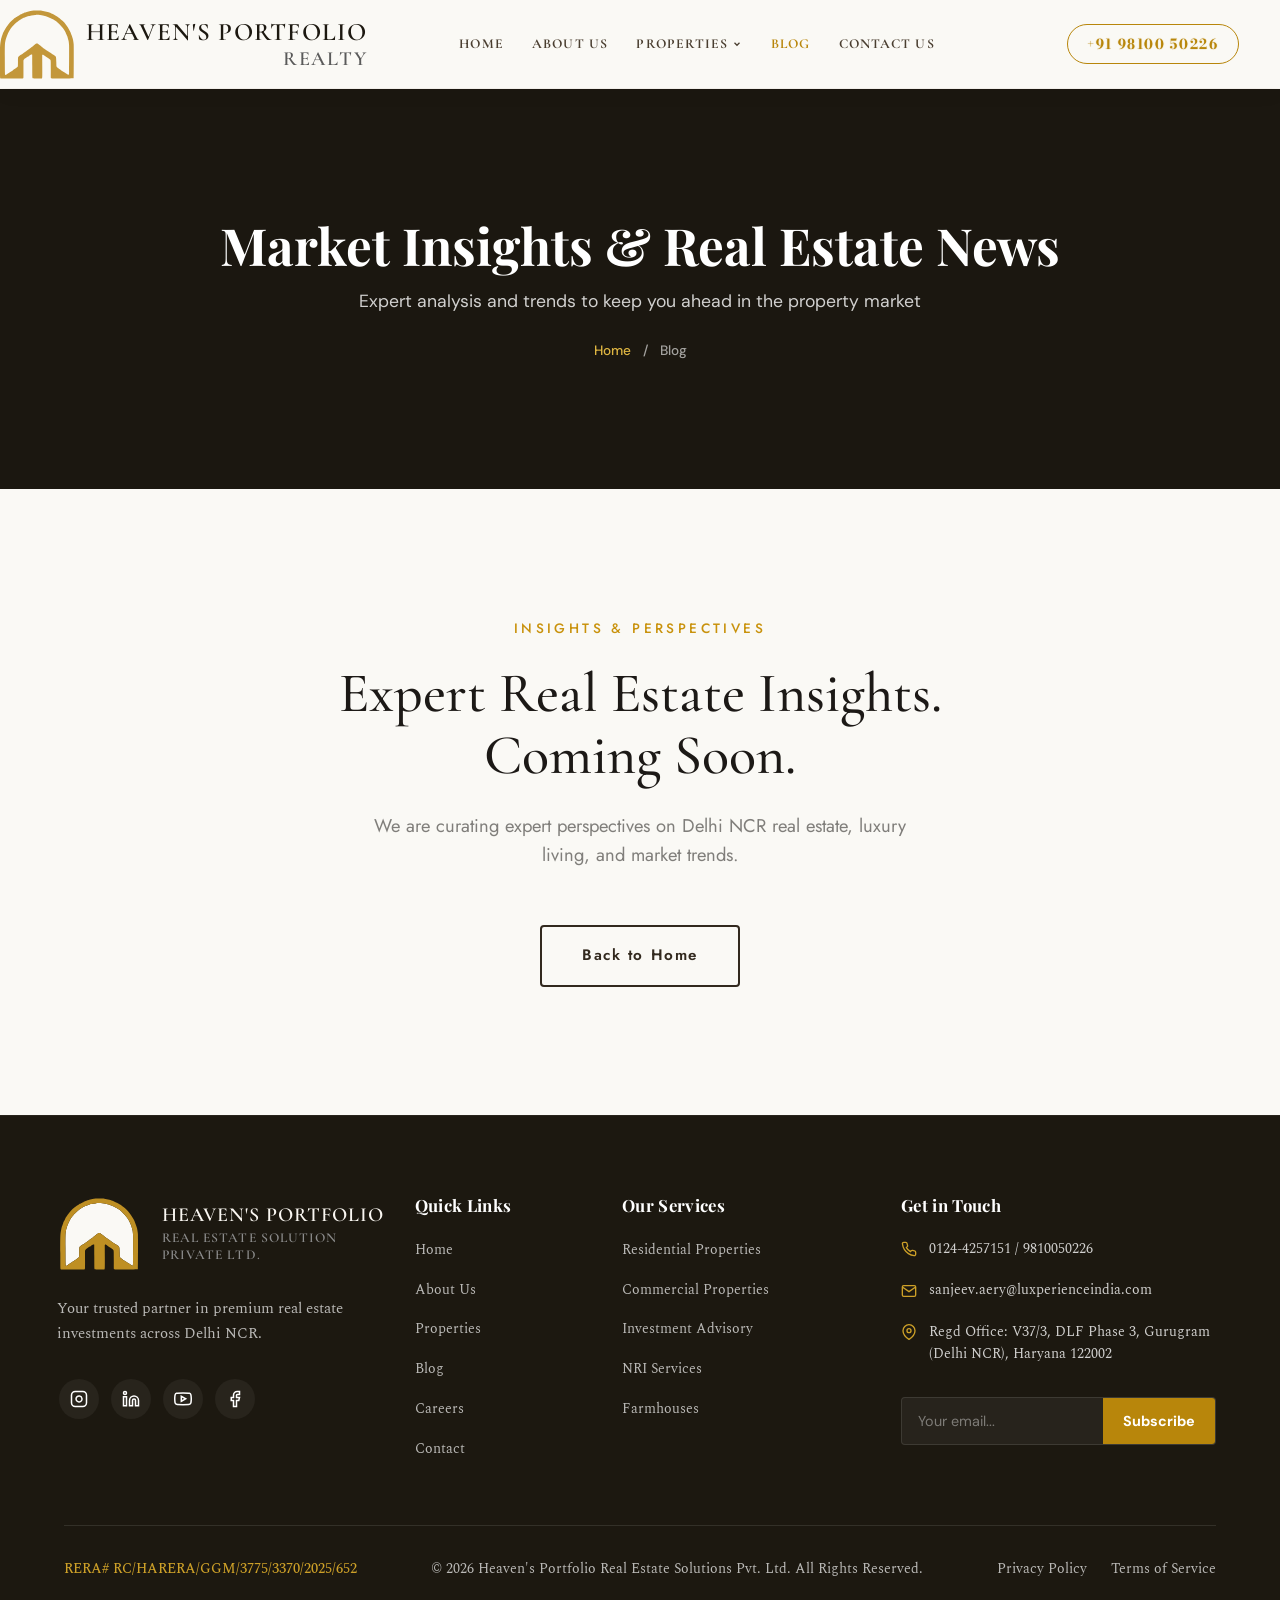
<file: blog.html>
<!DOCTYPE html>
<html lang="en">
<head>
  <meta charset="UTF-8">
  <meta name="viewport" content="width=device-width, initial-scale=1.0">
  <title>Blog | Heaven's Portfolio Realty</title>
  <meta name="description" content="Market insights, investment guides, and real estate news from Heaven's Portfolio experts.">
  <link rel="preconnect" href="https://fonts.googleapis.com">
  <link rel="preconnect" href="https://fonts.gstatic.com" crossorigin>
  <link href="https://fonts.googleapis.com/css2?family=Bodoni+Moda+SC:wght@400;500;600;700&family=Cinzel:wght@400;500;600;700&family=Cormorant+Garamond:wght@300;400;500;600;700&family=DM+Sans:wght@400;500;600;700&family=Jost:wght@400;500;600&family=Montserrat:wght@400;500;600;700&family=Playfair+Display:wght@400;500;600;700;800&family=Spectral:wght@300;400;500;600;700&display=swap" rel="stylesheet">
  <link rel="stylesheet" href="css/style.css">
</head>
<body>

  <!-- ========== NAVIGATION ========== -->
  <header class="header header--dark" id="header">
    <div class="container header-inner">
      <a href="index.html" class="logo" id="logo">
        <img src="header_logo.svg" alt="Heaven's Portfolio Realty" class="header-logo-img">
        <div class="logo-wordmark">
          <span class="logo-name">Heaven's <em>Portfolio</em></span>
          <span class="logo-sub">Realty</span>
        </div>
      </a>
      <nav class="nav" id="nav">
        <a href="index.html" class="nav-link">Home</a>
        <a href="about.html" class="nav-link">About Us</a>
        <div class="nav-dropdown">
          <a href="properties.html" class="nav-link">Properties <svg width="10" height="10" viewBox="0 0 24 24" fill="none" stroke="currentColor" stroke-width="3"><polyline points="6 9 12 15 18 9"></polyline></svg></a>
          <div class="dropdown-menu">
            <a href="properties.html?cat=residential">Residential</a>
            <a href="properties.html?cat=commercial">Commercial</a>
          </div>
        </div>
        <a href="blog.html" class="nav-link active">Blog</a>
        <a href="contact.html" class="nav-link">Contact Us</a>
        <a href="tel:+919899335602" class="nav-link nav-link--mobile-phone">
          +91 9899 3356 02
        </a>
      </nav>
      <div class="header-actions">
        <a href="tel:9810050226" class="header-phone-btn" id="header-phone">+91 98100 50226
        </a>
      </div>
      <button class="hamburger" id="hamburger" aria-label="Toggle menu">
        <span></span><span></span><span></span>
      </button>
    </div>
  </header>

  <!-- ========== PAGE HERO ========== -->
  <section class="page-hero">
    <div class="page-hero-bg"></div>
    <div class="page-hero-overlay"></div>
    <div class="container page-hero-content">
      <h1>Market Insights & Real Estate News</h1>
      <p>Expert analysis and trends to keep you ahead in the property market</p>
      <div class="breadcrumb">
        <a href="index.html">Home</a> <span>/</span> <span>Blog</span>
      </div>
    </div>
  </section>

  <!-- ========== COMING SOON ========== -->
  <section class="section" style="display: flex; flex-direction: column; align-items: center; justify-content: center; text-align: center; padding: 8rem 1.5rem; background: #FAF9F5; min-height: 50vh;">
    <div style="font-family: 'Jost', sans-serif; color: #C9920C; text-transform: uppercase; letter-spacing: 0.25em; font-size: 0.85rem; font-weight: 500; margin-bottom: 1.5rem;">Insights & Perspectives</div>
    <h2 style="font-family: 'Cormorant Garamond', serif; color: #1C1916; font-size: clamp(2.5rem, 5vw, 3.5rem); font-weight: 500; margin-bottom: 1.5rem; max-width: 800px; line-height: 1.1;">Expert Real Estate Insights.<br>Coming Soon.</h2>
    <p style="font-family: 'Jost', sans-serif; color: rgba(28, 25, 22, 0.55); font-size: 1.15rem; margin-bottom: 3.5rem; max-width: 550px; line-height: 1.6; font-weight: 400;">We are curating expert perspectives on Delhi NCR real estate, luxury living, and market trends.</p>
    <a href="index.html" class="btn btn-outline" style="padding: 1rem 2.5rem; font-size: 0.95rem; font-family: 'Jost', sans-serif; letter-spacing: .1em;">Back to Home</a>
  </section>

  <!-- ========== FOOTER ========== -->
  <footer class="footer" id="footer">
    <div class="container">
      <div class="footer-grid">
        <div class="footer-col">
          <a href="index.html" class="footer-logo">
            <img src="logo 1 (Traced).svg" alt="Heaven's Portfolio Logo" class="footer-logo-img">
            <div class="logo-wordmark">
              <span class="logo-name">Heaven's <em>Portfolio</em></span>
              <span class="logo-sub">REAL ESTATE SOLUTION<br>PRIVATE LTD.</span>
            </div>
          </a>
          <p class="footer-tagline">Your trusted partner in premium real estate investments across Delhi NCR.</p>
          <div class="footer-social">
            <a href="#" class="social-link" aria-label="Instagram"><svg width="18" height="18" viewBox="0 0 24 24" fill="none" stroke="currentColor" stroke-width="2"><rect x="2" y="2" width="20" height="20" rx="5" ry="5"></rect><path d="M16 11.37A4 4 0 1 1 12.63 8 4 4 0 0 1 16 11.37z"></path><line x1="17.5" y1="6.5" x2="17.51" y2="6.5"></line></svg></a>
            <a href="#" class="social-link" aria-label="LinkedIn"><svg width="18" height="18" viewBox="0 0 24 24" fill="none" stroke="currentColor" stroke-width="2"><path d="M16 8a6 6 0 0 1 6 6v7h-4v-7a2 2 0 0 0-2-2 2 2 0 0 0-2 2v7h-4v-7a6 6 0 0 1 6-6z"></path><rect x="2" y="9" width="4" height="12"></rect><circle cx="4" cy="4" r="2"></circle></svg></a>
            <a href="#" class="social-link" aria-label="YouTube"><svg width="18" height="18" viewBox="0 0 24 24" fill="none" stroke="currentColor" stroke-width="2"><path d="M22.54 6.42a2.78 2.78 0 0 0-1.94-2C18.88 4 12 4 12 4s-6.88 0-8.6.46a2.78 2.78 0 0 0-1.94 2A29 29 0 0 0 1 11.75a29 29 0 0 0 .46 5.33A2.78 2.78 0 0 0 3.4 19.1c1.72.46 8.6.46 8.6.46s6.88 0 8.6-.46a2.78 2.78 0 0 0 1.94-2 29 29 0 0 0 .46-5.25 29 29 0 0 0-.46-5.33z"></path><polygon points="9.75 15.02 15.5 11.75 9.75 8.48 9.75 15.02"></polygon></svg></a>
            <a href="#" class="social-link" aria-label="Facebook"><svg width="18" height="18" viewBox="0 0 24 24" fill="none" stroke="currentColor" stroke-width="2"><path d="M18 2h-3a5 5 0 0 0-5 5v3H7v4h3v8h4v-8h3l1-4h-4V7a1 1 0 0 1 1-1h3z"></path></svg></a>
          </div>
        </div>
        <div class="footer-col">
          <h4>Quick Links</h4>
          <div class="footer-links"><a href="index.html">Home</a><a href="about.html">About Us</a><a href="properties.html">Properties</a><a href="blog.html">Blog</a><a href="careers.html">Careers</a><a href="contact.html">Contact</a></div>
        </div>
        <div class="footer-col">
          <h4>Our Services</h4>
          <div class="footer-links"><a href="properties.html?cat=residential">Residential Properties</a><a href="properties.html?cat=commercial">Commercial Properties</a><a href="contact.html">Investment Advisory</a><a href="contact.html">NRI Services</a><a href="properties.html?cat=farmhouses">Farmhouses</a></div>
        </div>
        <div class="footer-col">
          <h4>Get in Touch</h4>
          <div class="footer-contact">
            <div class="footer-contact-item"><svg width="16" height="16" viewBox="0 0 24 24" fill="none" stroke="currentColor" stroke-width="2"><path d="M22 16.92v3a2 2 0 0 1-2.18 2 19.79 19.79 0 0 1-8.63-3.07 19.5 19.5 0 0 1-6-6 19.79 19.79 0 0 1-3.07-8.67A2 2 0 0 1 4.11 2h3a2 2 0 0 1 2 1.72c.127.96.361 1.903.7 2.81a2 2 0 0 1-.45 2.11L8.09 9.91a16 16 0 0 0 6 6l1.27-1.27a2 2 0 0 1 2.11-.45c.907.339 1.85.573 2.81.7A2 2 0 0 1 22 16.92z"></path></svg><span>0124-4257151 / 9810050226</span></div>
            <div class="footer-contact-item"><svg width="16" height="16" viewBox="0 0 24 24" fill="none" stroke="currentColor" stroke-width="2"><path d="M4 4h16c1.1 0 2 .9 2 2v12c0 1.1-.9 2-2 2H4c-1.1 0-2-.9-2-2V6c0-1.1.9-2 2-2z"></path><polyline points="22,6 12,13 2,6"></polyline></svg><span>sanjeev.aery@luxperienceindia.com</span></div>
            <div class="footer-contact-item"><svg width="16" height="16" viewBox="0 0 24 24" fill="none" stroke="currentColor" stroke-width="2"><path d="M21 10c0 7-9 13-9 13s-9-6-9-13a9 9 0 0 1 18 0z"></path><circle cx="12" cy="10" r="3"></circle></svg><span>Regd Office: V37/3, DLF Phase 3, Gurugram (Delhi NCR), Haryana 122002</span></div>
          </div>
          <form class="newsletter-form" onsubmit="event.preventDefault(); this.querySelector('button').textContent='Subscribed ✓'; this.querySelector('input').value='';">
            <input type="email" placeholder="Your email..." required>
            <button type="submit">Subscribe</button>
          </form>
        </div>
      </div>
      <div class="footer-bottom">
        <div class="footer-legal-info"><span>RERA# RC/HARERA/GGM/3775/3370/2025/652</span></div>
        <p>© 2026 Heaven's Portfolio Real Estate Solutions Pvt. Ltd. All Rights Reserved.</p>
        <div class="footer-legal-links"><a href="#">Privacy Policy</a><a href="#">Terms of Service</a></div>
      </div>
    </div>
  </footer>

  <script src="js/main.js"></script>
</body>
</html>
</file>
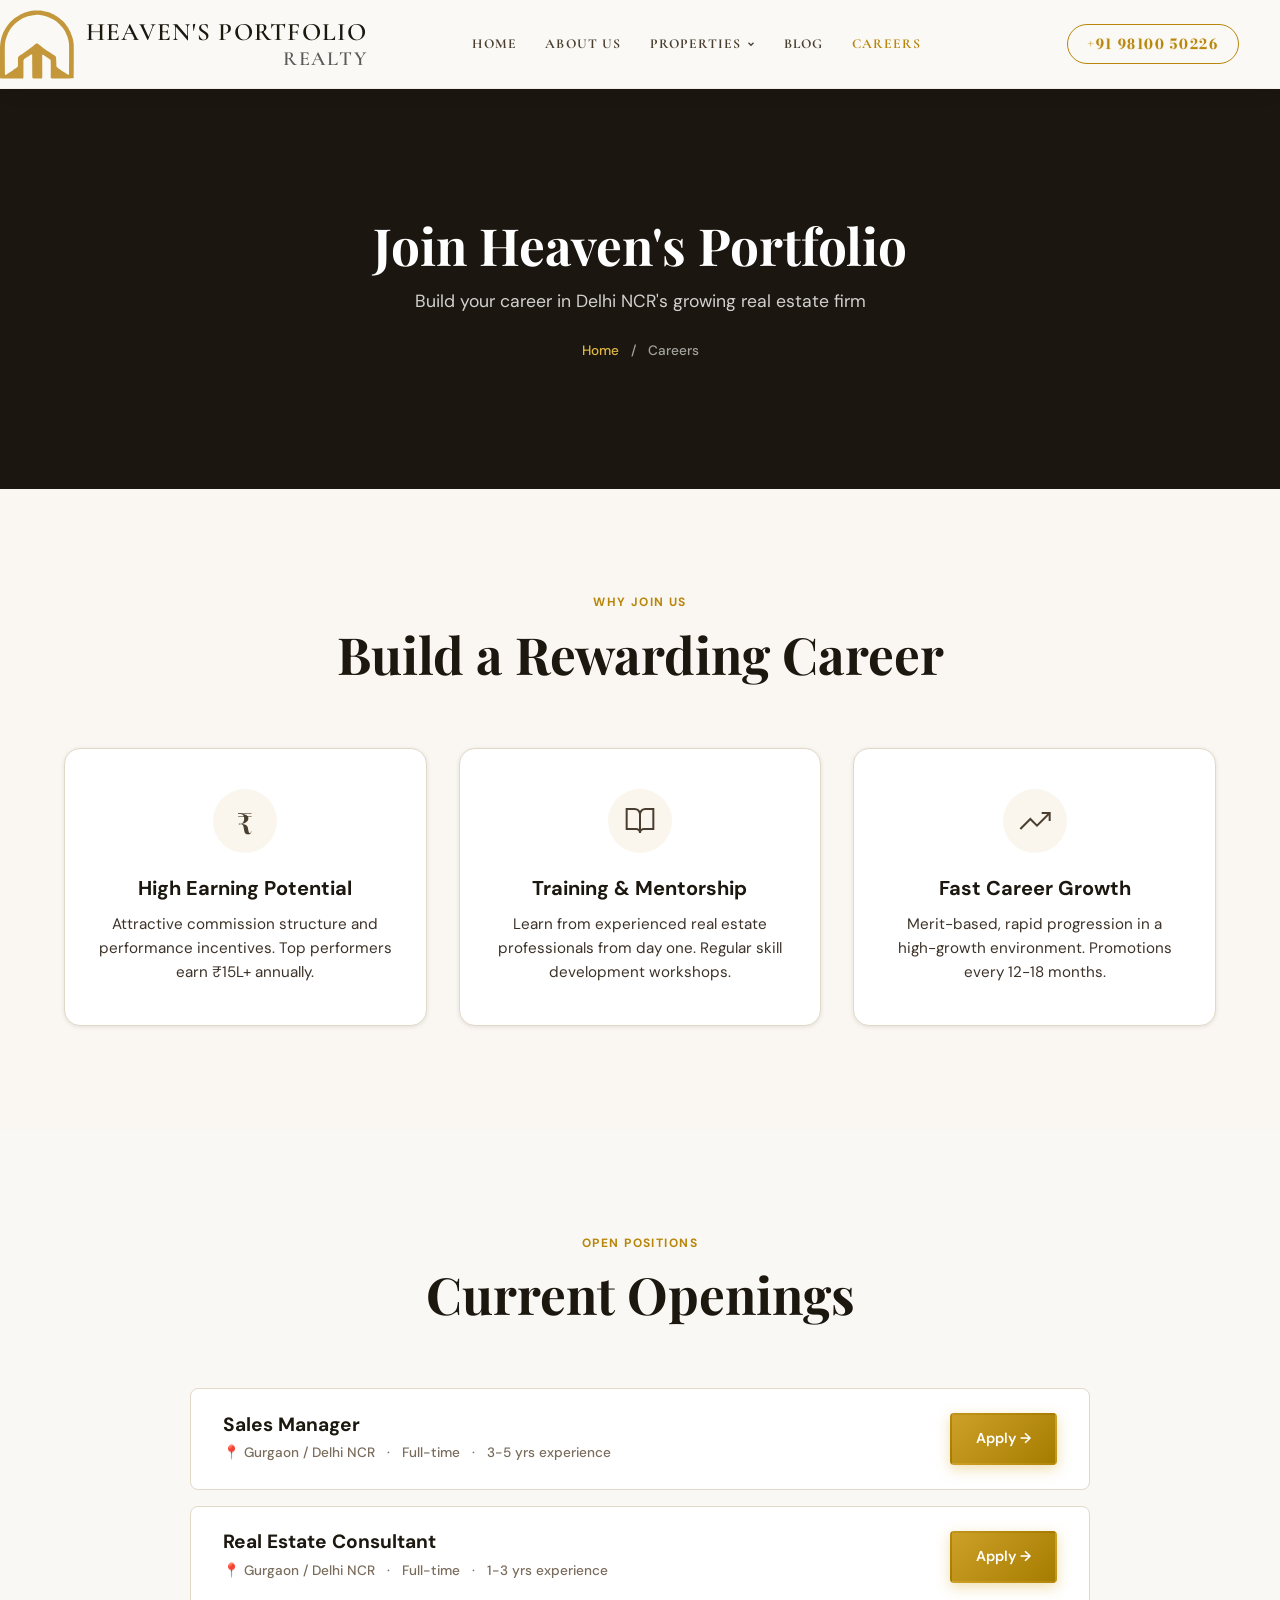
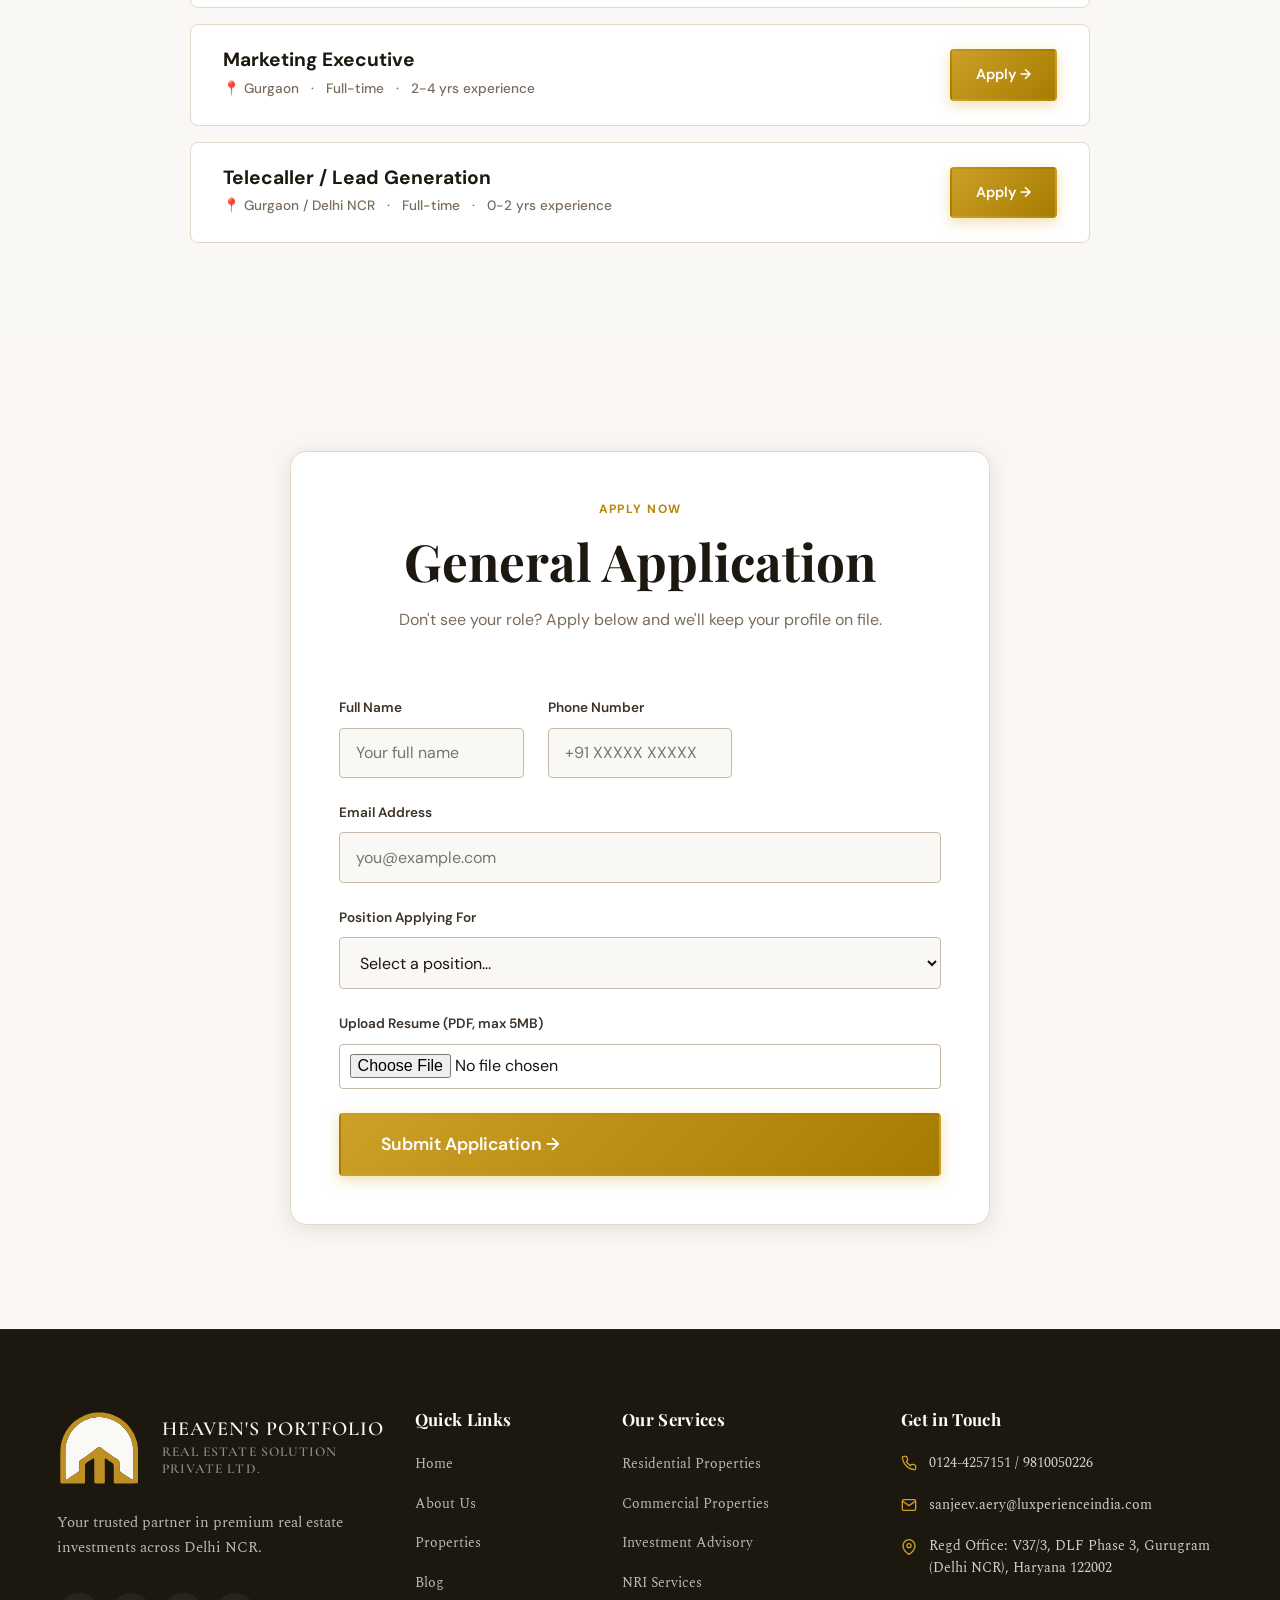
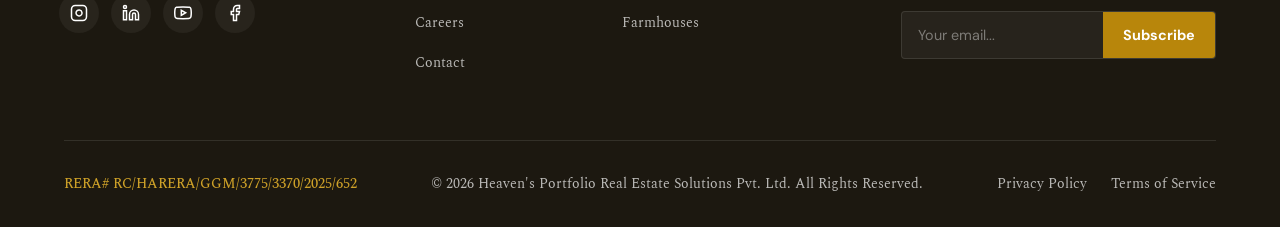
<file: careers.html>
<!DOCTYPE html>
<html lang="en">
<head>
  <meta charset="UTF-8">
  <meta name="viewport" content="width=device-width, initial-scale=1.0">
  <title>Careers | Heaven's Portfolio Realty</title>
  <meta name="description" content="Join Heaven's Portfolio — explore open positions in real estate sales, marketing, and management in Delhi NCR.">
  <link rel="preconnect" href="https://fonts.googleapis.com">
  <link rel="preconnect" href="https://fonts.gstatic.com" crossorigin>
  <link href="https://fonts.googleapis.com/css2?family=Bodoni+Moda+SC:wght@400;500;600;700&family=Cinzel:wght@400;500;600;700&family=Cormorant+Garamond:wght@300;400;500;600;700&family=DM+Sans:wght@400;500;600;700&family=Montserrat:wght@400;500;600;700&family=Playfair+Display:wght@400;500;600;700;800&family=Spectral:wght@300;400;500;600;700&display=swap" rel="stylesheet">
  <link rel="stylesheet" href="css/style.css">
</head>
<body>

  <!-- ========== NAVIGATION ========== -->
  <header class="header header--dark" id="header">
    <div class="container header-inner">
      <a href="index.html" class="logo" id="logo">
        <img src="header_logo.svg" alt="Heaven's Portfolio Realty" class="header-logo-img">
        <div class="logo-wordmark">
          <span class="logo-name">Heaven's <em>Portfolio</em></span>
          <span class="logo-sub">Realty</span>
        </div>
      </a>
      <nav class="nav" id="nav">
        <a href="index.html" class="nav-link">Home</a>
        <a href="about.html" class="nav-link">About Us</a>
        <div class="nav-dropdown">
          <a href="properties.html" class="nav-link">Properties <svg width="10" height="10" viewBox="0 0 24 24" fill="none" stroke="currentColor" stroke-width="3"><polyline points="6 9 12 15 18 9"></polyline></svg></a>
          <div class="dropdown-menu">
            <a href="properties.html?cat=residential">Residential</a>
            <a href="properties.html?cat=commercial">Commercial</a>
          </div>
        </div>
        <a href="blog.html" class="nav-link">Blog</a>
        <a href="careers.html" class="nav-link active">Careers</a>
      </nav>
      <div class="header-actions">
        <a href="tel:9810050226" class="header-phone-btn" id="header-phone">+91 98100 50226
        </a>
      </div>
      <button class="hamburger" id="hamburger" aria-label="Toggle menu">
        <span></span><span></span><span></span>
      </button>
    </div>
  </header>

  <!-- ========== PAGE HERO ========== -->
  <section class="page-hero">
    <div class="page-hero-bg"></div>
    <div class="page-hero-overlay"></div>
    <div class="container page-hero-content">
      <h1>Join Heaven's Portfolio</h1>
      <p>Build your career in Delhi NCR's growing real estate firm</p>
      <div class="breadcrumb">
        <a href="index.html">Home</a> <span>/</span> <span>Careers</span>
      </div>
    </div>
  </section>

  <!-- ========== WHY JOIN US ========== -->
  <section class="section">
    <div class="container">
      <div class="section-header center">
        <span class="section-tag">Why Join Us</span>
        <h2 class="section-title">Build a Rewarding Career</h2>
      </div>
      <div class="benefits-grid">
        <div class="benefit-card" id="benefit-earning">
          <div class="benefit-icon">
            <svg width="32" height="32" viewBox="0 0 24 24" fill="none"><text x="12" y="12.5" font-size="22" font-weight="600" font-family="'Playfair Display', serif" fill="currentColor" stroke="none" text-anchor="middle" dominant-baseline="central">₹</text></svg>
          </div>
          <h3>High Earning Potential</h3>
          <p>Attractive commission structure and performance incentives. Top performers earn ₹15L+ annually.</p>
        </div>
        <div class="benefit-card" id="benefit-training">
          <div class="benefit-icon">
            <svg width="32" height="32" viewBox="0 0 24 24" fill="none" stroke="currentColor" stroke-width="1.5"><path d="M2 3h6a4 4 0 0 1 4 4v14a3 3 0 0 0-3-3H2z"></path><path d="M22 3h-6a4 4 0 0 0-4 4v14a3 3 0 0 1 3-3h7z"></path></svg>
          </div>
          <h3>Training & Mentorship</h3>
          <p>Learn from experienced real estate professionals from day one. Regular skill development workshops.</p>
        </div>
        <div class="benefit-card" id="benefit-growth">
          <div class="benefit-icon">
            <svg width="32" height="32" viewBox="0 0 24 24" fill="none" stroke="currentColor" stroke-width="1.5"><polyline points="23 6 13.5 15.5 8.5 10.5 1 18"></polyline><polyline points="17 6 23 6 23 12"></polyline></svg>
          </div>
          <h3>Fast Career Growth</h3>
          <p>Merit-based, rapid progression in a high-growth environment. Promotions every 12-18 months.</p>
        </div>
      </div>
    </div>
  </section>

  <!-- ========== OPEN POSITIONS ========== -->
  <section class="section section--alt">
    <div class="container">
      <div class="section-header center">
        <span class="section-tag">Open Positions</span>
        <h2 class="section-title">Current Openings</h2>
      </div>
      <div class="positions-list">
        <div class="position-card" id="position-1">
          <div class="position-info">
            <h4>Sales Manager</h4>
            <div class="position-meta">
              <span>📍 Gurgaon / Delhi NCR</span>
              <span>·</span>
              <span>Full-time</span>
              <span>·</span>
              <span>3-5 yrs experience</span>
            </div>
          </div>
          <a href="#apply-section" class="btn btn-accent btn-sm">Apply →</a>
        </div>
        <div class="position-card" id="position-2">
          <div class="position-info">
            <h4>Real Estate Consultant</h4>
            <div class="position-meta">
              <span>📍 Gurgaon / Delhi NCR</span>
              <span>·</span>
              <span>Full-time</span>
              <span>·</span>
              <span>1-3 yrs experience</span>
            </div>
          </div>
          <a href="#apply-section" class="btn btn-accent btn-sm">Apply →</a>
        </div>
        <div class="position-card" id="position-3">
          <div class="position-info">
            <h4>Marketing Executive</h4>
            <div class="position-meta">
              <span>📍 Gurgaon</span>
              <span>·</span>
              <span>Full-time</span>
              <span>·</span>
              <span>2-4 yrs experience</span>
            </div>
          </div>
          <a href="#apply-section" class="btn btn-accent btn-sm">Apply →</a>
        </div>
        <div class="position-card" id="position-4">
          <div class="position-info">
            <h4>Telecaller / Lead Generation</h4>
            <div class="position-meta">
              <span>📍 Gurgaon / Delhi NCR</span>
              <span>·</span>
              <span>Full-time</span>
              <span>·</span>
              <span>0-2 yrs experience</span>
            </div>
          </div>
          <a href="#apply-section" class="btn btn-accent btn-sm">Apply →</a>
        </div>
      </div>
    </div>
  </section>

  <!-- ========== APPLICATION FORM ========== -->
  <section class="section" id="apply-section">
    <div class="container">
      <div class="apply-form-wrapper">
        <div class="section-header center">
          <span class="section-tag">Apply Now</span>
          <h2 class="section-title">General Application</h2>
          <p class="section-desc">Don't see your role? Apply below and we'll keep your profile on file.</p>
        </div>
        <form class="apply-form" id="applyForm" onsubmit="event.preventDefault(); alert('Thank you for your application! We will review it and get back to you.'); this.reset();">
          <div class="form-row">
            <div class="form-group">
              <label for="apply-name">Full Name</label>
              <input type="text" id="apply-name" required placeholder="Your full name">
            </div>
            <div class="form-group">
              <label for="apply-phone">Phone Number</label>
              <input type="tel" id="apply-phone" required placeholder="+91 XXXXX XXXXX">
            </div>
          </div>
          <div class="form-group">
            <label for="apply-email">Email Address</label>
            <input type="email" id="apply-email" required placeholder="you@example.com">
          </div>
          <div class="form-group">
            <label for="apply-position">Position Applying For</label>
            <select id="apply-position" required>
              <option value="" disabled selected>Select a position...</option>
              <option value="Sales Manager">Sales Manager</option>
              <option value="Real Estate Consultant">Real Estate Consultant</option>
              <option value="Marketing Executive">Marketing Executive</option>
              <option value="Telecaller">Telecaller / Lead Generation</option>
              <option value="Other">Other</option>
            </select>
          </div>
          <div class="form-group">
            <label for="apply-resume">Upload Resume (PDF, max 5MB)</label>
            <input type="file" id="apply-resume" accept=".pdf,.doc,.docx" class="file-input">
          </div>
          <button type="submit" class="btn btn-accent btn-lg" style="width:100%">Submit Application →</button>
        </form>
      </div>
    </div>
  </section>

  <!-- ========== FOOTER ========== -->
  <footer class="footer" id="footer">
    <div class="container">
      <div class="footer-grid">
        <div class="footer-col">
          <a href="index.html" class="footer-logo">
            <img src="logo 1 (Traced).svg" alt="Heaven's Portfolio Logo" class="footer-logo-img">
            <div class="logo-wordmark">
              <span class="logo-name">Heaven's <em>Portfolio</em></span>
              <span class="logo-sub">REAL ESTATE SOLUTION<br>PRIVATE LTD.</span>
            </div>
          </a>
          <p class="footer-tagline">Your trusted partner in premium real estate investments across Delhi NCR.</p>
          <div class="footer-social">
            <a href="#" class="social-link" aria-label="Instagram"><svg width="18" height="18" viewBox="0 0 24 24" fill="none" stroke="currentColor" stroke-width="2"><rect x="2" y="2" width="20" height="20" rx="5" ry="5"></rect><path d="M16 11.37A4 4 0 1 1 12.63 8 4 4 0 0 1 16 11.37z"></path><line x1="17.5" y1="6.5" x2="17.51" y2="6.5"></line></svg></a>
            <a href="#" class="social-link" aria-label="LinkedIn"><svg width="18" height="18" viewBox="0 0 24 24" fill="none" stroke="currentColor" stroke-width="2"><path d="M16 8a6 6 0 0 1 6 6v7h-4v-7a2 2 0 0 0-2-2 2 2 0 0 0-2 2v7h-4v-7a6 6 0 0 1 6-6z"></path><rect x="2" y="9" width="4" height="12"></rect><circle cx="4" cy="4" r="2"></circle></svg></a>
            <a href="#" class="social-link" aria-label="YouTube"><svg width="18" height="18" viewBox="0 0 24 24" fill="none" stroke="currentColor" stroke-width="2"><path d="M22.54 6.42a2.78 2.78 0 0 0-1.94-2C18.88 4 12 4 12 4s-6.88 0-8.6.46a2.78 2.78 0 0 0-1.94 2A29 29 0 0 0 1 11.75a29 29 0 0 0 .46 5.33A2.78 2.78 0 0 0 3.4 19.1c1.72.46 8.6.46 8.6.46s6.88 0 8.6-.46a2.78 2.78 0 0 0 1.94-2 29 29 0 0 0 .46-5.25 29 29 0 0 0-.46-5.33z"></path><polygon points="9.75 15.02 15.5 11.75 9.75 8.48 9.75 15.02"></polygon></svg></a>
            <a href="#" class="social-link" aria-label="Facebook"><svg width="18" height="18" viewBox="0 0 24 24" fill="none" stroke="currentColor" stroke-width="2"><path d="M18 2h-3a5 5 0 0 0-5 5v3H7v4h3v8h4v-8h3l1-4h-4V7a1 1 0 0 1 1-1h3z"></path></svg></a>
          </div>
        </div>
        <div class="footer-col">
          <h4>Quick Links</h4>
          <div class="footer-links"><a href="index.html">Home</a><a href="about.html">About Us</a><a href="properties.html">Properties</a><a href="blog.html">Blog</a><a href="careers.html">Careers</a><a href="contact.html">Contact</a></div>
        </div>
        <div class="footer-col">
          <h4>Our Services</h4>
          <div class="footer-links"><a href="properties.html?cat=residential">Residential Properties</a><a href="properties.html?cat=commercial">Commercial Properties</a><a href="contact.html">Investment Advisory</a><a href="contact.html">NRI Services</a><a href="properties.html?cat=farmhouses">Farmhouses</a></div>
        </div>
        <div class="footer-col">
          <h4>Get in Touch</h4>
          <div class="footer-contact">
            <div class="footer-contact-item"><svg width="16" height="16" viewBox="0 0 24 24" fill="none" stroke="currentColor" stroke-width="2"><path d="M22 16.92v3a2 2 0 0 1-2.18 2 19.79 19.79 0 0 1-8.63-3.07 19.5 19.5 0 0 1-6-6 19.79 19.79 0 0 1-3.07-8.67A2 2 0 0 1 4.11 2h3a2 2 0 0 1 2 1.72c.127.96.361 1.903.7 2.81a2 2 0 0 1-.45 2.11L8.09 9.91a16 16 0 0 0 6 6l1.27-1.27a2 2 0 0 1 2.11-.45c.907.339 1.85.573 2.81.7A2 2 0 0 1 22 16.92z"></path></svg><span>0124-4257151 / 9810050226</span></div>
            <div class="footer-contact-item"><svg width="16" height="16" viewBox="0 0 24 24" fill="none" stroke="currentColor" stroke-width="2"><path d="M4 4h16c1.1 0 2 .9 2 2v12c0 1.1-.9 2-2 2H4c-1.1 0-2-.9-2-2V6c0-1.1.9-2 2-2z"></path><polyline points="22,6 12,13 2,6"></polyline></svg><span>sanjeev.aery@luxperienceindia.com</span></div>
            <div class="footer-contact-item"><svg width="16" height="16" viewBox="0 0 24 24" fill="none" stroke="currentColor" stroke-width="2"><path d="M21 10c0 7-9 13-9 13s-9-6-9-13a9 9 0 0 1 18 0z"></path><circle cx="12" cy="10" r="3"></circle></svg><span>Regd Office: V37/3, DLF Phase 3, Gurugram (Delhi NCR), Haryana 122002</span></div>
          </div>
          <form class="newsletter-form" onsubmit="event.preventDefault(); this.querySelector('button').textContent='Subscribed ✓'; this.querySelector('input').value='';">
            <input type="email" placeholder="Your email..." required>
            <button type="submit">Subscribe</button>
          </form>
        </div>
      </div>
      <div class="footer-bottom">
        <div class="footer-legal-info"><span>RERA# RC/HARERA/GGM/3775/3370/2025/652</span></div>
        <p>© 2026 Heaven's Portfolio Real Estate Solutions Pvt. Ltd. All Rights Reserved.</p>
        <div class="footer-legal-links"><a href="#">Privacy Policy</a><a href="#">Terms of Service</a></div>
      </div>
    </div>
  </footer>

  <script src="js/main.js"></script>
</body>
</html>
</file>
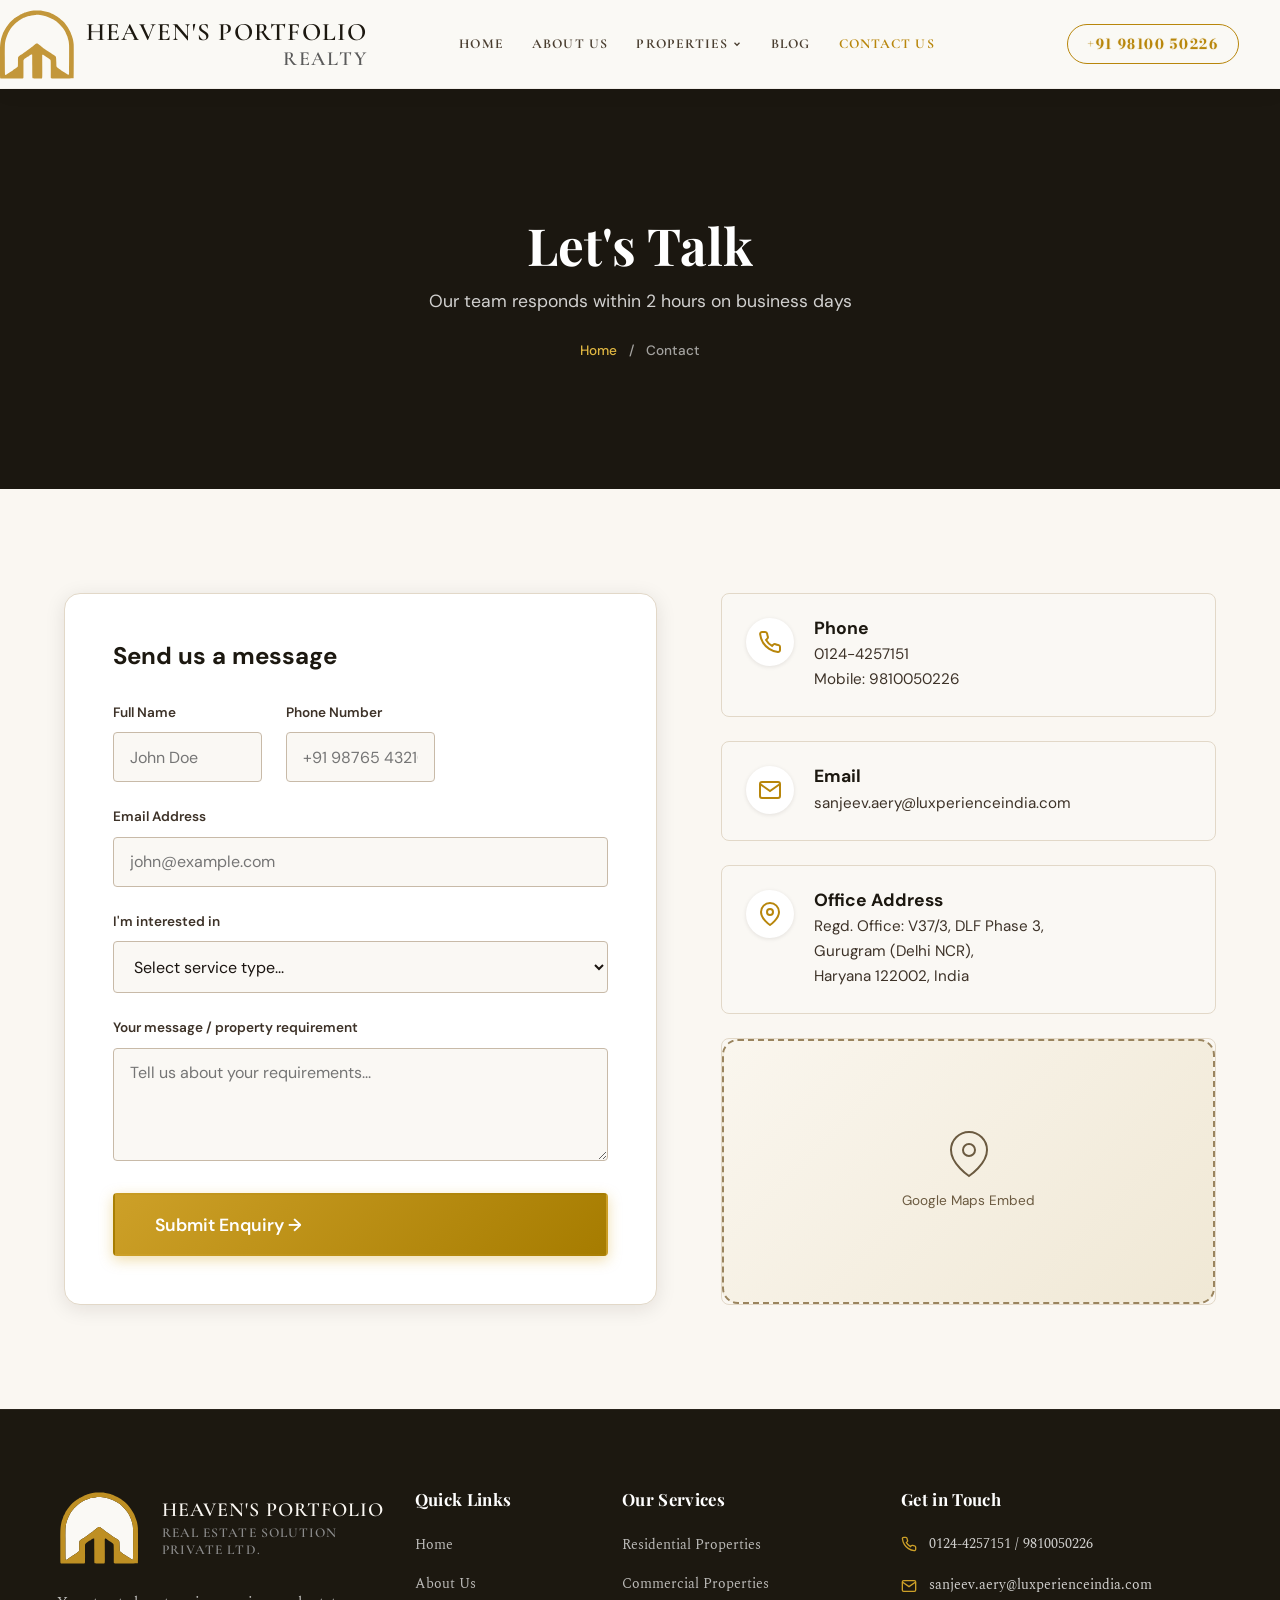
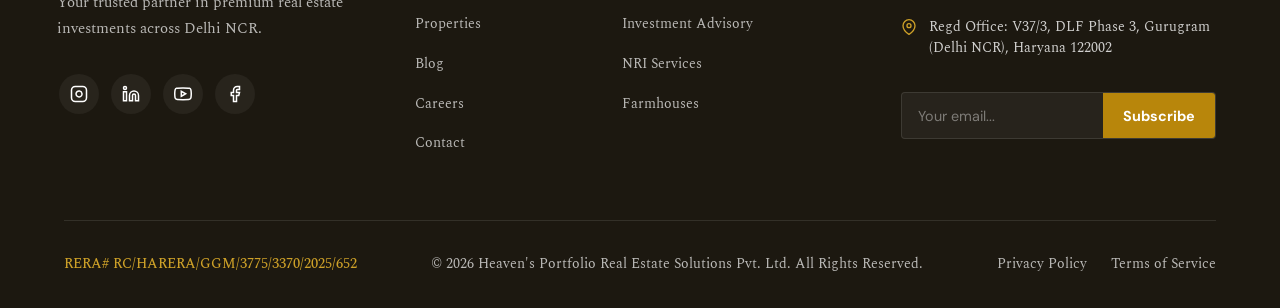
<file: contact.html>
<!DOCTYPE html>
<html lang="en">
<head>
  <meta charset="UTF-8">
  <meta name="viewport" content="width=device-width, initial-scale=1.0">
  <title>Contact Us | Heaven's Portfolio Realty</title>
  <meta name="description" content="Get in touch with Heaven's Portfolio. Book a free consultation for residential, commercial, or investment properties in Delhi NCR.">
  <link rel="preconnect" href="https://fonts.googleapis.com">
  <link rel="preconnect" href="https://fonts.gstatic.com" crossorigin>
  <link href="https://fonts.googleapis.com/css2?family=Bodoni+Moda+SC:wght@400;500;600;700&family=Cinzel:wght@400;500;600;700&family=Cormorant+Garamond:wght@300;400;500;600;700&family=DM+Sans:wght@400;500;600;700&family=Montserrat:wght@400;500;600;700&family=Playfair+Display:wght@400;500;600;700;800&family=Spectral:wght@300;400;500;600;700&display=swap" rel="stylesheet">
  <link rel="stylesheet" href="css/style.css">
</head>
<body>

  <!-- ========== NAVIGATION ========== -->
  <header class="header header--dark" id="header">
    <div class="container header-inner">
      <a href="index.html" class="logo" id="logo">
        <img src="header_logo.svg" alt="Heaven's Portfolio Realty" class="header-logo-img">
        <div class="logo-wordmark">
          <span class="logo-name">Heaven's <em>Portfolio</em></span>
          <span class="logo-sub">Realty</span>
        </div>
      </a>
      <nav class="nav" id="nav">
        <a href="index.html" class="nav-link">Home</a>
        <a href="about.html" class="nav-link">About Us</a>
        <div class="nav-dropdown">
          <a href="properties.html" class="nav-link">Properties <svg width="10" height="10" viewBox="0 0 24 24" fill="none" stroke="currentColor" stroke-width="3"><polyline points="6 9 12 15 18 9"></polyline></svg></a>
          <div class="dropdown-menu">
            <a href="properties.html?cat=residential">Residential</a>
            <a href="properties.html?cat=commercial">Commercial</a>
          </div>
        </div>
        <a href="blog.html" class="nav-link">Blog</a>
        <a href="contact.html" class="nav-link active">Contact Us</a>
        <a href="tel:+919899335602" class="nav-link nav-link--mobile-phone">
          +91 9899 3356 02
        </a>
      </nav>
      <div class="header-actions">
        <a href="tel:9810050226" class="header-phone-btn" id="header-phone">+91 98100 50226
        </a>
      </div>
      <button class="hamburger" id="hamburger" aria-label="Toggle menu">
        <span></span><span></span><span></span>
      </button>
    </div>
  </header>

  <!-- ========== PAGE HERO ========== -->
  <section class="page-hero">
    <div class="page-hero-bg"></div>
    <div class="page-hero-overlay"></div>
    <div class="container page-hero-content">
      <h1>Let's Talk</h1>
      <p>Our team responds within 2 hours on business days</p>
      <div class="breadcrumb">
        <a href="index.html">Home</a> <span>/</span> <span>Contact</span>
      </div>
    </div>
  </section>

  <!-- ========== CONTACT FORM + INFO ========== -->
  <section class="section">
    <div class="container">
      <div class="contact-grid">
        <div class="contact-form-box" id="contact-form-box">
          <h3>Send us a message</h3>
          <form id="contactForm" onsubmit="event.preventDefault(); document.getElementById('form-success').style.display='flex'; this.reset();">
            <div class="form-row">
              <div class="form-group">
                <label for="contact-name">Full Name</label>
                <input type="text" id="contact-name" required placeholder="John Doe">
              </div>
              <div class="form-group">
                <label for="contact-phone">Phone Number</label>
                <input type="tel" id="contact-phone" required placeholder="+91 98765 43210">
              </div>
            </div>
            <div class="form-group">
              <label for="contact-email">Email Address</label>
              <input type="email" id="contact-email" required placeholder="john@example.com">
            </div>
            <div class="form-group">
              <label for="contact-interest">I'm interested in</label>
              <select id="contact-interest" required>
                <option value="" disabled selected>Select service type...</option>
                <option value="Residential">Residential</option>
                <option value="Commercial">Commercial</option>
                <option value="Farmhouses">Farmhouses</option>
                <option value="Investment">Investment Advisory</option>
                <option value="NRI">NRI Services</option>
              </select>
            </div>
            <div class="form-group">
              <label for="contact-message">Your message / property requirement</label>
              <textarea id="contact-message" rows="4" placeholder="Tell us about your requirements..."></textarea>
            </div>
            <button type="submit" class="btn btn-accent btn-lg" style="width:100%">Submit Enquiry →</button>
          </form>
          <div class="form-success" id="form-success" style="display:none">
            <svg width="48" height="48" viewBox="0 0 24 24" fill="none" stroke="currentColor" stroke-width="2"><path d="M22 11.08V12a10 10 0 1 1-5.93-9.14"></path><polyline points="22 4 12 14.01 9 11.01"></polyline></svg>
            <h4>Thank you for your enquiry!</h4>
            <p>Our team will get back to you within 2 hours.</p>
            <button class="btn btn-outline" onclick="this.parentElement.style.display='none'">Send Another</button>
          </div>
        </div>
        <div class="contact-info-side">
          <div class="contact-info-card">
            <div class="contact-info-icon">
              <svg width="24" height="24" viewBox="0 0 24 24" fill="none" stroke="currentColor" stroke-width="2"><path d="M22 16.92v3a2 2 0 0 1-2.18 2 19.79 19.79 0 0 1-8.63-3.07 19.5 19.5 0 0 1-6-6 19.79 19.79 0 0 1-3.07-8.67A2 2 0 0 1 4.11 2h3a2 2 0 0 1 2 1.72c.127.96.361 1.903.7 2.81a2 2 0 0 1-.45 2.11L8.09 9.91a16 16 0 0 0 6 6l1.27-1.27a2 2 0 0 1 2.11-.45c.907.339 1.85.573 2.81.7A2 2 0 0 1 22 16.92z"></path></svg>
            </div>
            <div>
              <h5>Phone</h5>
              <p>0124-4257151</p>
              <p>Mobile: 9810050226</p>
            </div>
          </div>
          <div class="contact-info-card">
            <div class="contact-info-icon">
              <svg width="24" height="24" viewBox="0 0 24 24" fill="none" stroke="currentColor" stroke-width="2"><path d="M4 4h16c1.1 0 2 .9 2 2v12c0 1.1-.9 2-2 2H4c-1.1 0-2-.9-2-2V6c0-1.1.9-2 2-2z"></path><polyline points="22,6 12,13 2,6"></polyline></svg>
            </div>
            <div>
              <h5>Email</h5>
              <p>sanjeev.aery@luxperienceindia.com</p>
            </div>
          </div>
          <div class="contact-info-card">
            <div class="contact-info-icon">
              <svg width="24" height="24" viewBox="0 0 24 24" fill="none" stroke="currentColor" stroke-width="2"><path d="M21 10c0 7-9 13-9 13s-9-6-9-13a9 9 0 0 1 18 0z"></path><circle cx="12" cy="10" r="3"></circle></svg>
            </div>
            <div>
              <h5>Office Address</h5>
              <p>Regd. Office: V37/3, DLF Phase 3,<br>Gurugram (Delhi NCR),<br>Haryana 122002, India</p>
            </div>
          </div>
          <div class="contact-map">
            <div class="about-image-placeholder" style="height:100%;min-height:200px">
              <svg width="48" height="48" viewBox="0 0 24 24" fill="none" stroke="currentColor" stroke-width="1"><path d="M21 10c0 7-9 13-9 13s-9-6-9-13a9 9 0 0 1 18 0z"></path><circle cx="12" cy="10" r="3"></circle></svg>
              <span>Google Maps Embed</span>
            </div>
          </div>
        </div>
      </div>
    </div>
  </section>

  <!-- ========== FOOTER ========== -->
  <footer class="footer" id="footer">
    <div class="container">
      <div class="footer-grid">
        <div class="footer-col">
          <a href="index.html" class="footer-logo">
            <img src="logo 1 (Traced).svg" alt="Heaven's Portfolio Logo" class="footer-logo-img">
            <div class="logo-wordmark">
              <span class="logo-name">Heaven's <em>Portfolio</em></span>
              <span class="logo-sub">REAL ESTATE SOLUTION<br>PRIVATE LTD.</span>
            </div>
          </a>
          <p class="footer-tagline">Your trusted partner in premium real estate investments across Delhi NCR.</p>
          <div class="footer-social">
            <a href="#" class="social-link" aria-label="Instagram"><svg width="18" height="18" viewBox="0 0 24 24" fill="none" stroke="currentColor" stroke-width="2"><rect x="2" y="2" width="20" height="20" rx="5" ry="5"></rect><path d="M16 11.37A4 4 0 1 1 12.63 8 4 4 0 0 1 16 11.37z"></path><line x1="17.5" y1="6.5" x2="17.51" y2="6.5"></line></svg></a>
            <a href="#" class="social-link" aria-label="LinkedIn"><svg width="18" height="18" viewBox="0 0 24 24" fill="none" stroke="currentColor" stroke-width="2"><path d="M16 8a6 6 0 0 1 6 6v7h-4v-7a2 2 0 0 0-2-2 2 2 0 0 0-2 2v7h-4v-7a6 6 0 0 1 6-6z"></path><rect x="2" y="9" width="4" height="12"></rect><circle cx="4" cy="4" r="2"></circle></svg></a>
            <a href="#" class="social-link" aria-label="YouTube"><svg width="18" height="18" viewBox="0 0 24 24" fill="none" stroke="currentColor" stroke-width="2"><path d="M22.54 6.42a2.78 2.78 0 0 0-1.94-2C18.88 4 12 4 12 4s-6.88 0-8.6.46a2.78 2.78 0 0 0-1.94 2A29 29 0 0 0 1 11.75a29 29 0 0 0 .46 5.33A2.78 2.78 0 0 0 3.4 19.1c1.72.46 8.6.46 8.6.46s6.88 0 8.6-.46a2.78 2.78 0 0 0 1.94-2 29 29 0 0 0 .46-5.25 29 29 0 0 0-.46-5.33z"></path><polygon points="9.75 15.02 15.5 11.75 9.75 8.48 9.75 15.02"></polygon></svg></a>
            <a href="#" class="social-link" aria-label="Facebook"><svg width="18" height="18" viewBox="0 0 24 24" fill="none" stroke="currentColor" stroke-width="2"><path d="M18 2h-3a5 5 0 0 0-5 5v3H7v4h3v8h4v-8h3l1-4h-4V7a1 1 0 0 1 1-1h3z"></path></svg></a>
          </div>
        </div>
        <div class="footer-col">
          <h4>Quick Links</h4>
          <div class="footer-links"><a href="index.html">Home</a><a href="about.html">About Us</a><a href="properties.html">Properties</a><a href="blog.html">Blog</a><a href="careers.html">Careers</a><a href="contact.html">Contact</a></div>
        </div>
        <div class="footer-col">
          <h4>Our Services</h4>
          <div class="footer-links"><a href="properties.html?cat=residential">Residential Properties</a><a href="properties.html?cat=commercial">Commercial Properties</a><a href="contact.html">Investment Advisory</a><a href="contact.html">NRI Services</a><a href="properties.html?cat=farmhouses">Farmhouses</a></div>
        </div>
        <div class="footer-col">
          <h4>Get in Touch</h4>
          <div class="footer-contact">
            <div class="footer-contact-item"><svg width="16" height="16" viewBox="0 0 24 24" fill="none" stroke="currentColor" stroke-width="2"><path d="M22 16.92v3a2 2 0 0 1-2.18 2 19.79 19.79 0 0 1-8.63-3.07 19.5 19.5 0 0 1-6-6 19.79 19.79 0 0 1-3.07-8.67A2 2 0 0 1 4.11 2h3a2 2 0 0 1 2 1.72c.127.96.361 1.903.7 2.81a2 2 0 0 1-.45 2.11L8.09 9.91a16 16 0 0 0 6 6l1.27-1.27a2 2 0 0 1 2.11-.45c.907.339 1.85.573 2.81.7A2 2 0 0 1 22 16.92z"></path></svg><span>0124-4257151 / 9810050226</span></div>
            <div class="footer-contact-item"><svg width="16" height="16" viewBox="0 0 24 24" fill="none" stroke="currentColor" stroke-width="2"><path d="M4 4h16c1.1 0 2 .9 2 2v12c0 1.1-.9 2-2 2H4c-1.1 0-2-.9-2-2V6c0-1.1.9-2 2-2z"></path><polyline points="22,6 12,13 2,6"></polyline></svg><span>sanjeev.aery@luxperienceindia.com</span></div>
            <div class="footer-contact-item"><svg width="16" height="16" viewBox="0 0 24 24" fill="none" stroke="currentColor" stroke-width="2"><path d="M21 10c0 7-9 13-9 13s-9-6-9-13a9 9 0 0 1 18 0z"></path><circle cx="12" cy="10" r="3"></circle></svg><span>Regd Office: V37/3, DLF Phase 3, Gurugram (Delhi NCR), Haryana 122002</span></div>
          </div>
          <form class="newsletter-form" onsubmit="event.preventDefault(); this.querySelector('button').textContent='Subscribed ✓'; this.querySelector('input').value='';">
            <input type="email" placeholder="Your email..." required>
            <button type="submit">Subscribe</button>
          </form>
        </div>
      </div>
      <div class="footer-bottom">
        <div class="footer-legal-info"><span>RERA# RC/HARERA/GGM/3775/3370/2025/652</span></div>
        <p>© 2026 Heaven's Portfolio Real Estate Solutions Pvt. Ltd. All Rights Reserved.</p>
        <div class="footer-legal-links"><a href="#">Privacy Policy</a><a href="#">Terms of Service</a></div>
      </div>
    </div>
  </footer>

  <script src="js/main.js"></script>
</body>
</html>
</file>
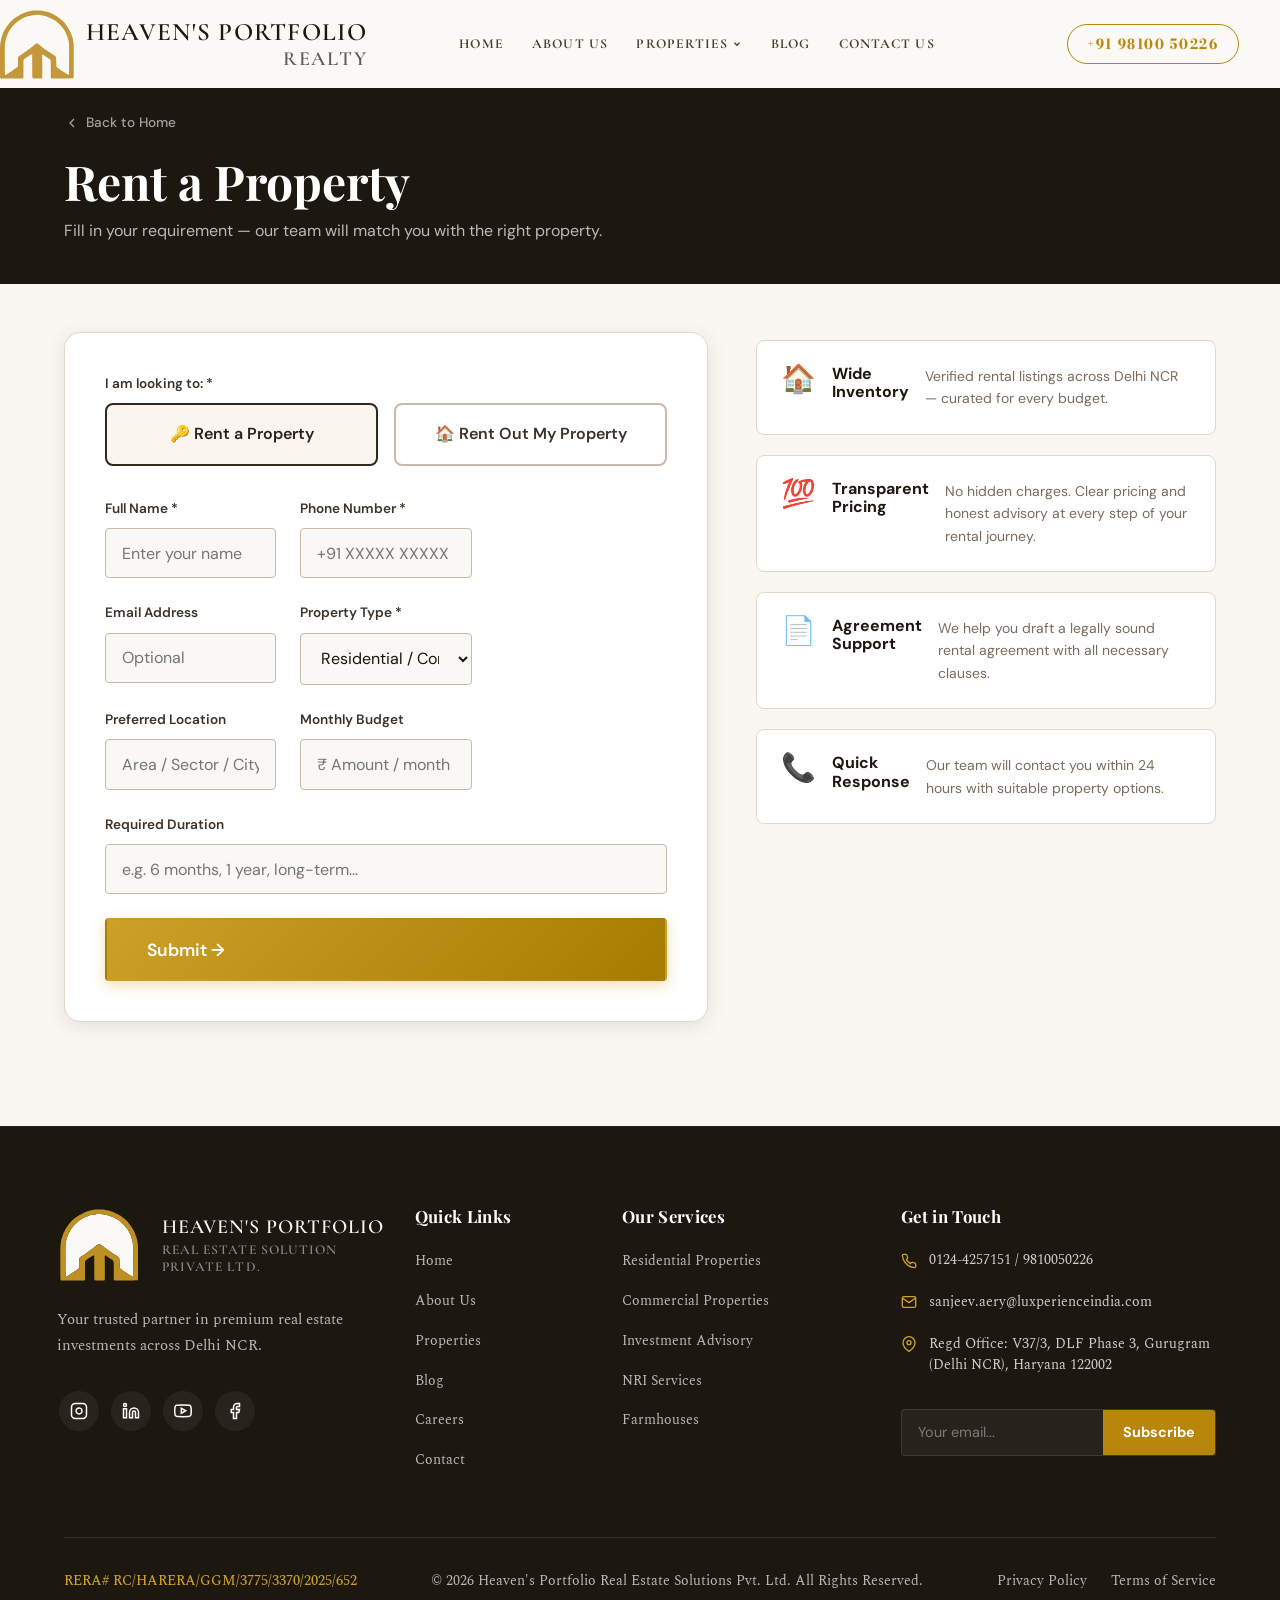
<file: rent-lease.html>
<!DOCTYPE html>
<html lang="en">
<head>
  <meta charset="UTF-8">
  <meta name="viewport" content="width=device-width, initial-scale=1.0">
  <title>Rent a Property | Heaven's Portfolio Realty</title>
  <meta name="description" content="Find a rental or lease property through Heaven's Portfolio. Tell us your requirement and we'll match you with the right property.">
  <link rel="preconnect" href="https://fonts.googleapis.com">
  <link rel="preconnect" href="https://fonts.gstatic.com" crossorigin>
  <link href="https://fonts.googleapis.com/css2?family=Bodoni+Moda+SC:wght@400;500;600;700&family=Cinzel:wght@400;500;600;700&family=Cormorant+Garamond:wght@300;400;500;600;700&family=DM+Sans:wght@400;500;600;700&family=Montserrat:wght@400;500;600;700&family=Playfair+Display:wght@400;500;600;700;800&family=Spectral:wght@300;400;500;600;700&display=swap" rel="stylesheet">
  <link rel="stylesheet" href="css/style.css">
</head>
<body>
  <header class="header header--dark" id="header">
    <div class="container header-inner">
      <a href="index.html" class="logo" id="logo">
            <img src="header_logo.svg" alt="Heaven's Portfolio Realty" class="header-logo-img">
        <div class="logo-wordmark">
          <span class="logo-name">Heaven's <em>Portfolio</em></span>
          <span class="logo-sub">Realty</span>
        </div>
          </a>
      <nav class="nav" id="nav">
        <a href="index.html" class="nav-link">Home</a>
        <a href="about.html" class="nav-link">About Us</a>
        <div class="nav-dropdown">
          <a href="properties.html" class="nav-link">Properties <svg width="10" height="10" viewBox="0 0 24 24" fill="none" stroke="currentColor" stroke-width="3"><polyline points="6 9 12 15 18 9"></polyline></svg></a>
          <div class="dropdown-menu">
            <a href="properties.html?cat=residential">Residential</a>
            <a href="properties.html?cat=commercial">Commercial</a>
          </div>
        </div>
        <a href="blog.html" class="nav-link">Blog</a>
        <a href="contact.html" class="nav-link">Contact Us</a>
        <a href="tel:+919899335602" class="nav-link nav-link--mobile-phone">
          +91 9899 3356 02
        </a>
      </nav>
      <div class="header-actions">
        <a href="tel:9810050226" class="header-phone-btn" id="header-phone">+91 98100 50226
        </a>
      </div>
      <button class="hamburger" id="hamburger" aria-label="Toggle menu">
        <span></span><span></span><span></span>
      </button>
    </div>
  </header>

  <!-- Page Sub-header -->
  <div class="form-page-header">
    <div class="container">
      <a href="index.html" class="back-btn" id="rl-back-btn">
        <svg width="16" height="16" viewBox="0 0 24 24" fill="none" stroke="currentColor" stroke-width="2"><polyline points="15 18 9 12 15 6"></polyline></svg>
        Back to Home
      </a>
      <h1 class="form-page-title">Rent a Property</h1>
      <p class="form-page-sub">Fill in your requirement — our team will match you with the right property.</p>
    </div>
  </div>

  <!-- Form Section -->
  <section class="section" style="padding-top: 3rem;">
    <div class="container">
      <div class="form-page-grid">
        <div class="form-card" id="rl-form-card">
          <form id="rl-form">
            <!-- Rent / Lease toggle -->
            <div class="form-group">
              <label class="form-group-label">I am looking to: *</label>
              <div class="rl-toggle" id="rl-toggle">
                <label class="rl-option" id="opt-rent">
                  <input type="radio" name="rl_type" value="rent" id="radio-rent">
                  <span class="rl-option-box">🔑 Rent a Property</span>
                </label>
                <label class="rl-option" id="opt-rent-out">
                  <input type="radio" name="rl_type" value="rent-out" id="radio-rent-out">
                  <span class="rl-option-box">🏠 Rent Out My Property</span>
                </label>
              </div>
            </div>

            <div class="form-row">
              <div class="form-group">
                <label for="rl-name">Full Name *</label>
                <input type="text" id="rl-name" required placeholder="Enter your name">
              </div>
              <div class="form-group">
                <label for="rl-phone">Phone Number *</label>
                <input type="tel" id="rl-phone" required placeholder="+91 XXXXX XXXXX">
              </div>
            </div>
            <div class="form-row">
              <div class="form-group">
                <label for="rl-email">Email Address</label>
                <input type="email" id="rl-email" placeholder="Optional">
              </div>
              <div class="form-group">
                <label for="rl-type">Property Type *</label>
                <select id="rl-type" required>
                  <option value="" disabled selected>Residential / Commercial</option>
                  <option value="residential">Residential</option>
                  <option value="commercial">Commercial</option>
                </select>
              </div>
            </div>
            <div class="form-row">
              <div class="form-group">
                <label for="rl-location">Preferred Location</label>
                <input type="text" id="rl-location" placeholder="Area / Sector / City">
              </div>
              <div class="form-group">
                <label for="rl-budget">Monthly Budget</label>
                <input type="text" id="rl-budget" placeholder="₹ Amount / month">
              </div>
            </div>
            <div class="form-group">
              <label for="rl-duration">Required Duration</label>
              <input type="text" id="rl-duration" placeholder="e.g. 6 months, 1 year, long-term...">
            </div>
            <button type="submit" class="btn btn-accent btn-lg" style="width:100%" onclick="submitRLForm(event)">Submit →</button>
          </form>

          <!-- Success State -->
          <div class="form-success" id="rl-success" style="display:none;">
            <div class="success-icon">
              <svg width="40" height="40" viewBox="0 0 24 24" fill="none" stroke="currentColor" stroke-width="2"><path d="M22 11.08V12a10 10 0 1 1-5.93-9.14"></path><polyline points="22 4 12 14.01 9 11.01"></polyline></svg>
            </div>
            <h3>Thank you!</h3>
            <p>We've received your requirement. Our team will be in touch shortly.</p>
            <a href="index.html" class="btn btn-outline" style="margin-top:1rem;">← Back to Home</a>
          </div>
        </div>

        <!-- Side info -->
        <div class="form-page-info">
          <div class="info-card">
            <div class="info-icon">🏠</div>
            <h4>Wide Inventory</h4>
            <p>Verified rental listings across Delhi NCR — curated for every budget.</p>
          </div>
          <div class="info-card">
            <div class="info-icon">💯</div>
            <h4>Transparent Pricing</h4>
            <p>No hidden charges. Clear pricing and honest advisory at every step of your rental journey.</p>
          </div>
          <div class="info-card">
            <div class="info-icon">📄</div>
            <h4>Agreement Support</h4>
            <p>We help you draft a legally sound rental agreement with all necessary clauses.</p>
          </div>
          <div class="info-card">
            <div class="info-icon">📞</div>
            <h4>Quick Response</h4>
            <p>Our team will contact you within 24 hours with suitable property options.</p>
          </div>
        </div>
      </div>
    </div>
  </section>

    <footer class="footer" id="footer">
    <div class="container">
      <div class="footer-grid">
        <div class="footer-col">
          <a href="index.html" class="footer-logo">
            <img src="logo 1 (Traced).svg" alt="Heaven's Portfolio Logo" class="footer-logo-img">
            <div class="logo-wordmark">
              <span class="logo-name">Heaven's <em>Portfolio</em></span>
              <span class="logo-sub">REAL ESTATE SOLUTION<br>PRIVATE LTD.</span>
            </div>
          </a>
          <p class="footer-tagline">Your trusted partner in premium real estate investments across Delhi NCR.</p>
          <div class="footer-social">
            <a href="#" class="social-link" aria-label="Instagram"><svg width="18" height="18" viewBox="0 0 24 24" fill="none" stroke="currentColor" stroke-width="2"><rect x="2" y="2" width="20" height="20" rx="5" ry="5"></rect><path d="M16 11.37A4 4 0 1 1 12.63 8 4 4 0 0 1 16 11.37z"></path><line x1="17.5" y1="6.5" x2="17.51" y2="6.5"></line></svg></a>
            <a href="#" class="social-link" aria-label="LinkedIn"><svg width="18" height="18" viewBox="0 0 24 24" fill="none" stroke="currentColor" stroke-width="2"><path d="M16 8a6 6 0 0 1 6 6v7h-4v-7a2 2 0 0 0-2-2 2 2 0 0 0-2 2v7h-4v-7a6 6 0 0 1 6-6z"></path><rect x="2" y="9" width="4" height="12"></rect><circle cx="4" cy="4" r="2"></circle></svg></a>
            <a href="#" class="social-link" aria-label="YouTube"><svg width="18" height="18" viewBox="0 0 24 24" fill="none" stroke="currentColor" stroke-width="2"><path d="M22.54 6.42a2.78 2.78 0 0 0-1.94-2C18.88 4 12 4 12 4s-6.88 0-8.6.46a2.78 2.78 0 0 0-1.94 2A29 29 0 0 0 1 11.75a29 29 0 0 0 .46 5.33A2.78 2.78 0 0 0 3.4 19.1c1.72.46 8.6.46 8.6.46s6.88 0 8.6-.46a2.78 2.78 0 0 0 1.94-2 29 29 0 0 0 .46-5.25 29 29 0 0 0-.46-5.33z"></path><polygon points="9.75 15.02 15.5 11.75 9.75 8.48 9.75 15.02"></polygon></svg></a>
            <a href="#" class="social-link" aria-label="Facebook"><svg width="18" height="18" viewBox="0 0 24 24" fill="none" stroke="currentColor" stroke-width="2"><path d="M18 2h-3a5 5 0 0 0-5 5v3H7v4h3v8h4v-8h3l1-4h-4V7a1 1 0 0 1 1-1h3z"></path></svg></a>
          </div>
        </div>
        <div class="footer-col">
          <h4>Quick Links</h4>
          <div class="footer-links"><a href="index.html">Home</a><a href="about.html">About Us</a><a href="properties.html">Properties</a><a href="blog.html">Blog</a><a href="careers.html">Careers</a><a href="contact.html">Contact</a></div>
        </div>
        <div class="footer-col">
          <h4>Our Services</h4>
          <div class="footer-links"><a href="properties.html?cat=residential">Residential Properties</a><a href="properties.html?cat=commercial">Commercial Properties</a><a href="contact.html">Investment Advisory</a><a href="contact.html">NRI Services</a><a href="properties.html?cat=farmhouses">Farmhouses</a></div>
        </div>
        <div class="footer-col">
          <h4>Get in Touch</h4>
          <div class="footer-contact">
            <div class="footer-contact-item"><svg width="16" height="16" viewBox="0 0 24 24" fill="none" stroke="currentColor" stroke-width="2"><path d="M22 16.92v3a2 2 0 0 1-2.18 2 19.79 19.79 0 0 1-8.63-3.07 19.5 19.5 0 0 1-6-6 19.79 19.79 0 0 1-3.07-8.67A2 2 0 0 1 4.11 2h3a2 2 0 0 1 2 1.72c.127.96.361 1.903.7 2.81a2 2 0 0 1-.45 2.11L8.09 9.91a16 16 0 0 0 6 6l1.27-1.27a2 2 0 0 1 2.11-.45c.907.339 1.85.573 2.81.7A2 2 0 0 1 22 16.92z"></path></svg><span>0124-4257151 / 9810050226</span></div>
            <div class="footer-contact-item"><svg width="16" height="16" viewBox="0 0 24 24" fill="none" stroke="currentColor" stroke-width="2"><path d="M4 4h16c1.1 0 2 .9 2 2v12c0 1.1-.9 2-2 2H4c-1.1 0-2-.9-2-2V6c0-1.1.9-2 2-2z"></path><polyline points="22,6 12,13 2,6"></polyline></svg><span>sanjeev.aery@luxperienceindia.com</span></div>
            <div class="footer-contact-item"><svg width="16" height="16" viewBox="0 0 24 24" fill="none" stroke="currentColor" stroke-width="2"><path d="M21 10c0 7-9 13-9 13s-9-6-9-13a9 9 0 0 1 18 0z"></path><circle cx="12" cy="10" r="3"></circle></svg><span>Regd Office: V37/3, DLF Phase 3, Gurugram (Delhi NCR), Haryana 122002</span></div>
          </div>
          <form class="newsletter-form" onsubmit="event.preventDefault(); this.querySelector('button').textContent='Subscribed ✓'; this.querySelector('input').value='';">
            <input type="email" placeholder="Your email..." required>
            <button type="submit">Subscribe</button>
          </form>
        </div>
      </div>
      <div class="footer-bottom">
        <div class="footer-legal-info"><span>RERA# RC/HARERA/GGM/3775/3370/2025/652</span></div>
        <p>© 2026 Heaven's Portfolio Real Estate Solutions Pvt. Ltd. All Rights Reserved.</p>
        <div class="footer-legal-links"><a href="#">Privacy Policy</a><a href="#">Terms of Service</a></div>
      </div>
    </div>
  </footer>

  <script src="js/main.js"></script>
  <script>
    // Pre-select option based on URL param
    const urlParams = new URLSearchParams(window.location.search);
    const type = urlParams.get('type');
    if (type === 'rent-out') {
      document.getElementById('radio-rent-out').checked = true;
    } else {
      document.getElementById('radio-rent').checked = true;
    }

    function submitRLForm(e) {
      e.preventDefault();
      const form = document.getElementById('rl-form');
      if (!form.checkValidity()) { form.reportValidity(); return; }
      if (!document.querySelector('input[name="rl_type"]:checked')) {
        alert('Please select an option.'); return;
      }
      form.style.display = 'none';
      document.getElementById('rl-success').style.display = 'block';
    }
  </script>
</body>
</html>
</file>
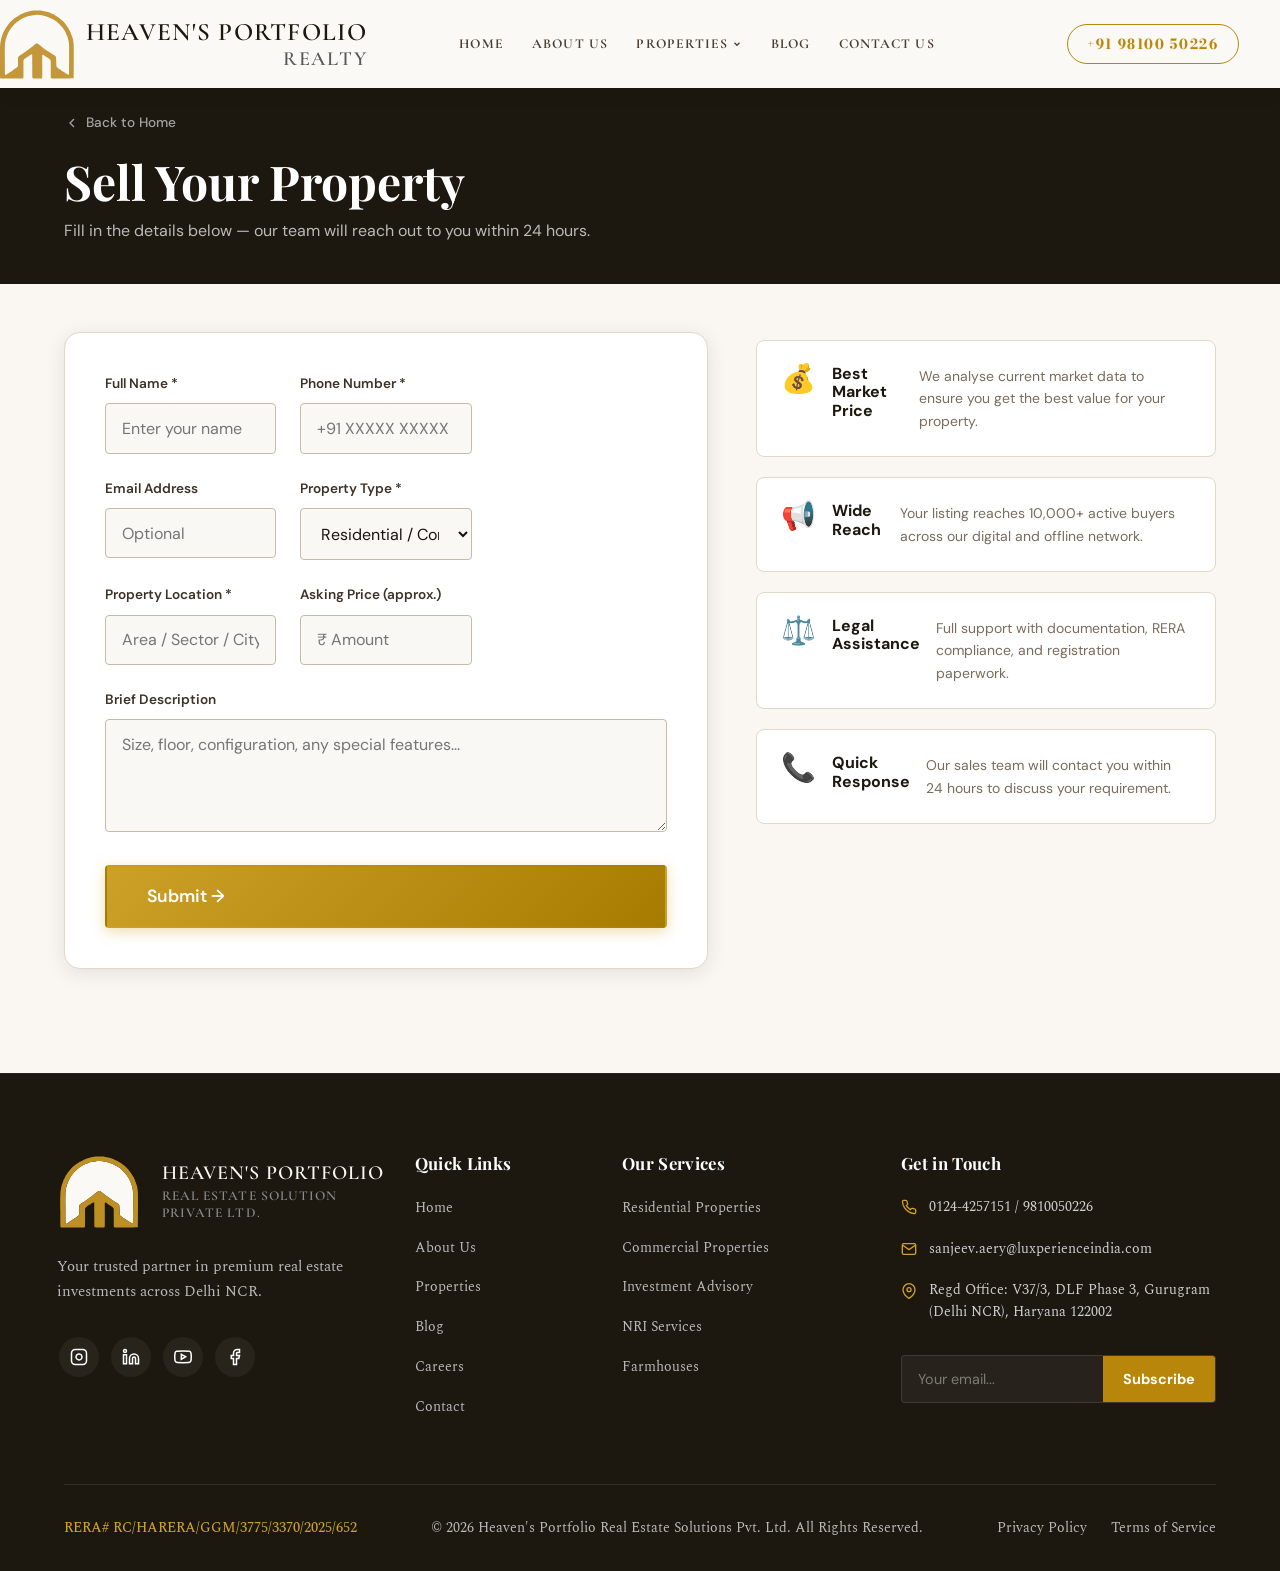
<file: sell.html>
<!DOCTYPE html>
<html lang="en">
<head>
  <meta charset="UTF-8">
  <meta name="viewport" content="width=device-width, initial-scale=1.0">
  <title>Sell Your Property | Heaven's Portfolio Realty</title>
  <meta name="description" content="List your property with Heaven's Portfolio. Fill in the details and our team will reach out within 24 hours.">
  <link rel="preconnect" href="https://fonts.googleapis.com">
  <link rel="preconnect" href="https://fonts.gstatic.com" crossorigin>
  <link href="https://fonts.googleapis.com/css2?family=Bodoni+Moda+SC:wght@400;500;600;700&family=Cinzel:wght@400;500;600;700&family=Cormorant+Garamond:wght@300;400;500;600;700&family=DM+Sans:wght@400;500;600;700&family=Montserrat:wght@400;500;600;700&family=Playfair+Display:wght@400;500;600;700;800&family=Spectral:wght@300;400;500;600;700&display=swap" rel="stylesheet">
  <link rel="stylesheet" href="css/style.css">
</head>
<body>
  <header class="header header--dark" id="header">
    <div class="container header-inner">
      <a href="index.html" class="logo" id="logo">
            <img src="header_logo.svg" alt="Heaven's Portfolio Realty" class="header-logo-img">
        <div class="logo-wordmark">
          <span class="logo-name">Heaven's <em>Portfolio</em></span>
          <span class="logo-sub">Realty</span>
        </div>
          </a>
      <nav class="nav" id="nav">
        <a href="index.html" class="nav-link">Home</a>
        <a href="about.html" class="nav-link">About Us</a>
        <div class="nav-dropdown">
          <a href="properties.html" class="nav-link">Properties <svg width="10" height="10" viewBox="0 0 24 24" fill="none" stroke="currentColor" stroke-width="3"><polyline points="6 9 12 15 18 9"></polyline></svg></a>
          <div class="dropdown-menu">
            <a href="properties.html?cat=residential">Residential</a>
            <a href="properties.html?cat=commercial">Commercial</a>
          </div>
        </div>
        <a href="blog.html" class="nav-link">Blog</a>
        <a href="contact.html" class="nav-link">Contact Us</a>
        <a href="tel:+919899335602" class="nav-link nav-link--mobile-phone">
          +91 9899 3356 02
        </a>
      </nav>
      <div class="header-actions">
        <a href="tel:9810050226" class="header-phone-btn" id="header-phone">+91 98100 50226
        </a>
      </div>
      <button class="hamburger" id="hamburger" aria-label="Toggle menu">
        <span></span><span></span><span></span>
      </button>
    </div>
  </header>

  <!-- Page Sub-header -->
  <div class="form-page-header">
    <div class="container">
      <a href="index.html" class="back-btn" id="sell-back-btn">
        <svg width="16" height="16" viewBox="0 0 24 24" fill="none" stroke="currentColor" stroke-width="2"><polyline points="15 18 9 12 15 6"></polyline></svg>
        Back to Home
      </a>
      <h1 class="form-page-title">Sell Your Property</h1>
      <p class="form-page-sub">Fill in the details below — our team will reach out to you within 24 hours.</p>
    </div>
  </div>

  <!-- Form Section -->
  <section class="section" style="padding-top: 3rem;">
    <div class="container">
      <div class="form-page-grid">
        <div class="form-card" id="sell-form-card">
          <form id="sell-form">
            <div class="form-row">
              <div class="form-group">
                <label for="sell-name">Full Name *</label>
                <input type="text" id="sell-name" required placeholder="Enter your name">
              </div>
              <div class="form-group">
                <label for="sell-phone">Phone Number *</label>
                <input type="tel" id="sell-phone" required placeholder="+91 XXXXX XXXXX">
              </div>
            </div>
            <div class="form-row">
              <div class="form-group">
                <label for="sell-email">Email Address</label>
                <input type="email" id="sell-email" placeholder="Optional">
              </div>
              <div class="form-group">
                <label for="sell-type">Property Type *</label>
                <select id="sell-type" required>
                  <option value="" disabled selected>Residential / Commercial</option>
                  <option value="residential">Residential</option>
                  <option value="commercial">Commercial</option>
                </select>
              </div>
            </div>
            <div class="form-row">
              <div class="form-group">
                <label for="sell-location">Property Location *</label>
                <input type="text" id="sell-location" required placeholder="Area / Sector / City">
              </div>
              <div class="form-group">
                <label for="sell-price">Asking Price (approx.)</label>
                <input type="text" id="sell-price" placeholder="₹ Amount">
              </div>
            </div>
            <div class="form-group">
              <label for="sell-desc">Brief Description</label>
              <textarea id="sell-desc" rows="4" placeholder="Size, floor, configuration, any special features..."></textarea>
            </div>
            <button type="submit" class="btn btn-accent btn-lg" style="width:100%" onclick="submitSellForm(event)">Submit →</button>
          </form>

          <!-- Success State -->
          <div class="form-success" id="sell-success" style="display:none;">
            <div class="success-icon">
              <svg width="40" height="40" viewBox="0 0 24 24" fill="none" stroke="currentColor" stroke-width="2"><path d="M22 11.08V12a10 10 0 1 1-5.93-9.14"></path><polyline points="22 4 12 14.01 9 11.01"></polyline></svg>
            </div>
            <h3>Thank you!</h3>
            <p>We've received your details. Our team will call you within 24 hours.</p>
            <a href="index.html" class="btn btn-outline" style="margin-top:1rem;">← Back to Home</a>
          </div>
        </div>

        <!-- Side info -->
        <div class="form-page-info">
          <div class="info-card">
            <div class="info-icon">💰</div>
            <h4>Best Market Price</h4>
            <p>We analyse current market data to ensure you get the best value for your property.</p>
          </div>
          <div class="info-card">
            <div class="info-icon">📢</div>
            <h4>Wide Reach</h4>
            <p>Your listing reaches 10,000+ active buyers across our digital and offline network.</p>
          </div>
          <div class="info-card">
            <div class="info-icon">⚖️</div>
            <h4>Legal Assistance</h4>
            <p>Full support with documentation, RERA compliance, and registration paperwork.</p>
          </div>
          <div class="info-card">
            <div class="info-icon">📞</div>
            <h4>Quick Response</h4>
            <p>Our sales team will contact you within 24 hours to discuss your requirement.</p>
          </div>
        </div>
      </div>
    </div>
  </section>

    <footer class="footer" id="footer">
    <div class="container">
      <div class="footer-grid">
        <div class="footer-col">
          <a href="index.html" class="footer-logo">
            <img src="logo 1 (Traced).svg" alt="Heaven's Portfolio Logo" class="footer-logo-img">
            <div class="logo-wordmark">
              <span class="logo-name">Heaven's <em>Portfolio</em></span>
              <span class="logo-sub">REAL ESTATE SOLUTION<br>PRIVATE LTD.</span>
            </div>
          </a>
          <p class="footer-tagline">Your trusted partner in premium real estate investments across Delhi NCR.</p>
          <div class="footer-social">
            <a href="#" class="social-link" aria-label="Instagram"><svg width="18" height="18" viewBox="0 0 24 24" fill="none" stroke="currentColor" stroke-width="2"><rect x="2" y="2" width="20" height="20" rx="5" ry="5"></rect><path d="M16 11.37A4 4 0 1 1 12.63 8 4 4 0 0 1 16 11.37z"></path><line x1="17.5" y1="6.5" x2="17.51" y2="6.5"></line></svg></a>
            <a href="#" class="social-link" aria-label="LinkedIn"><svg width="18" height="18" viewBox="0 0 24 24" fill="none" stroke="currentColor" stroke-width="2"><path d="M16 8a6 6 0 0 1 6 6v7h-4v-7a2 2 0 0 0-2-2 2 2 0 0 0-2 2v7h-4v-7a6 6 0 0 1 6-6z"></path><rect x="2" y="9" width="4" height="12"></rect><circle cx="4" cy="4" r="2"></circle></svg></a>
            <a href="#" class="social-link" aria-label="YouTube"><svg width="18" height="18" viewBox="0 0 24 24" fill="none" stroke="currentColor" stroke-width="2"><path d="M22.54 6.42a2.78 2.78 0 0 0-1.94-2C18.88 4 12 4 12 4s-6.88 0-8.6.46a2.78 2.78 0 0 0-1.94 2A29 29 0 0 0 1 11.75a29 29 0 0 0 .46 5.33A2.78 2.78 0 0 0 3.4 19.1c1.72.46 8.6.46 8.6.46s6.88 0 8.6-.46a2.78 2.78 0 0 0 1.94-2 29 29 0 0 0 .46-5.25 29 29 0 0 0-.46-5.33z"></path><polygon points="9.75 15.02 15.5 11.75 9.75 8.48 9.75 15.02"></polygon></svg></a>
            <a href="#" class="social-link" aria-label="Facebook"><svg width="18" height="18" viewBox="0 0 24 24" fill="none" stroke="currentColor" stroke-width="2"><path d="M18 2h-3a5 5 0 0 0-5 5v3H7v4h3v8h4v-8h3l1-4h-4V7a1 1 0 0 1 1-1h3z"></path></svg></a>
          </div>
        </div>
        <div class="footer-col">
          <h4>Quick Links</h4>
          <div class="footer-links"><a href="index.html">Home</a><a href="about.html">About Us</a><a href="properties.html">Properties</a><a href="blog.html">Blog</a><a href="careers.html">Careers</a><a href="contact.html">Contact</a></div>
        </div>
        <div class="footer-col">
          <h4>Our Services</h4>
          <div class="footer-links"><a href="properties.html?cat=residential">Residential Properties</a><a href="properties.html?cat=commercial">Commercial Properties</a><a href="contact.html">Investment Advisory</a><a href="contact.html">NRI Services</a><a href="properties.html?cat=farmhouses">Farmhouses</a></div>
        </div>
        <div class="footer-col">
          <h4>Get in Touch</h4>
          <div class="footer-contact">
            <div class="footer-contact-item"><svg width="16" height="16" viewBox="0 0 24 24" fill="none" stroke="currentColor" stroke-width="2"><path d="M22 16.92v3a2 2 0 0 1-2.18 2 19.79 19.79 0 0 1-8.63-3.07 19.5 19.5 0 0 1-6-6 19.79 19.79 0 0 1-3.07-8.67A2 2 0 0 1 4.11 2h3a2 2 0 0 1 2 1.72c.127.96.361 1.903.7 2.81a2 2 0 0 1-.45 2.11L8.09 9.91a16 16 0 0 0 6 6l1.27-1.27a2 2 0 0 1 2.11-.45c.907.339 1.85.573 2.81.7A2 2 0 0 1 22 16.92z"></path></svg><span>0124-4257151 / 9810050226</span></div>
            <div class="footer-contact-item"><svg width="16" height="16" viewBox="0 0 24 24" fill="none" stroke="currentColor" stroke-width="2"><path d="M4 4h16c1.1 0 2 .9 2 2v12c0 1.1-.9 2-2 2H4c-1.1 0-2-.9-2-2V6c0-1.1.9-2 2-2z"></path><polyline points="22,6 12,13 2,6"></polyline></svg><span>sanjeev.aery@luxperienceindia.com</span></div>
            <div class="footer-contact-item"><svg width="16" height="16" viewBox="0 0 24 24" fill="none" stroke="currentColor" stroke-width="2"><path d="M21 10c0 7-9 13-9 13s-9-6-9-13a9 9 0 0 1 18 0z"></path><circle cx="12" cy="10" r="3"></circle></svg><span>Regd Office: V37/3, DLF Phase 3, Gurugram (Delhi NCR), Haryana 122002</span></div>
          </div>
          <form class="newsletter-form" onsubmit="event.preventDefault(); this.querySelector('button').textContent='Subscribed ✓'; this.querySelector('input').value='';">
            <input type="email" placeholder="Your email..." required>
            <button type="submit">Subscribe</button>
          </form>
        </div>
      </div>
      <div class="footer-bottom">
        <div class="footer-legal-info"><span>RERA# RC/HARERA/GGM/3775/3370/2025/652</span></div>
        <p>© 2026 Heaven's Portfolio Real Estate Solutions Pvt. Ltd. All Rights Reserved.</p>
        <div class="footer-legal-links"><a href="#">Privacy Policy</a><a href="#">Terms of Service</a></div>
      </div>
    </div>
  </footer>

  <script src="js/main.js"></script>
  <script>
    function submitSellForm(e) {
      e.preventDefault();
      const form = document.getElementById('sell-form');
      if (!form.checkValidity()) { form.reportValidity(); return; }
      form.style.display = 'none';
      document.getElementById('sell-success').style.display = 'block';
    }
  </script>
</body>
</html>
</file>
<file: css/style.css>
/* ================================================================
   HEAVEN'S PORTFOLIO — Premium Real Estate Website
   Color Palette: Deep Forest Green + Warm Gold + Ivory
   ================================================================ */

/* Fonts are loaded via HTML link tags for better performance */
/* ── CSS Custom Properties ── */
:root {
  /* ── Charcoal (replaces forest green for dark sections) ── */
  --charcoal-900: #1C1810;
  --charcoal-800: #2A221A;
  --charcoal-700: #32291E;
  --charcoal-600: #4A3E30;

  /* ── Keep green vars pointing to charcoal for backwards compat ── */
  --green-900: #1C1810;
  --green-800: #2A221A;
  --green-700: #32291E;
  --green-600: #4A3E30;
  --green-500: #6B5A40;
  --green-400: #9A845E;
  --green-100: #F0E8D5;
  --green-50:  #FAF6EE;

  /* ── Rich Gold (warmer, less yellow) ── */
  --gold-700:  #8b6508;
  --gold-600:  #a67c00;
  --gold-500:  #b8860b;
  --gold-400:  #cda028;
  --gold-300:  #dfb642;
  --gold-200:  #eed177;
  --gold-100:  #f8ecb9;
  --gold-50:   #fdf9e6;

  /* ── Ivory / Page background ── */
  --ivory:     #FAF7F2;
  --ivory-dark: #F5EFE0;
  --white:     #ffffff;

  /* ── Warm greys ── */
  --gray-50:   #faf8f4;
  --gray-100:  #f2ece0;
  --gray-200:  #e2d8c8;
  --gray-300:  #c8baa8;
  --gray-400:  #a09080;
  --gray-500:  #7a6c5c;
  --gray-700:  #3d3228;
  --gray-900:  #1a1410;

  --font-body:    'DM Sans', sans-serif;
  --font-display: 'Playfair Display', serif;

  --radius-sm:  4px;
  --radius-md:  8px;
  --radius-lg:  16px;
  --radius-xl:  24px;
  --radius-full: 9999px;

  --shadow-sm:  0 1px 4px rgba(26,20,16,.10);
  --shadow-md:  0 4px 20px rgba(26,20,16,.10);
  --shadow-lg:  0 12px 40px rgba(26,20,16,.13);
  --shadow-xl:  0 24px 64px rgba(26,20,16,.15);

  --ease:       cubic-bezier(0.16,1,0.3,1);
  --duration:   0.35s;

  --container:  1200px;
  --section-py: 6.5rem;
}

/* ── Reset ── */
*, *::before, *::after { margin:0; padding:0; box-sizing:border-box; }
html { scroll-behavior: smooth; }
body {
  font-family: var(--font-body);
  color: var(--gray-700);
  background: var(--ivory);
  line-height: 1.65;
  overflow-x: hidden;
  -webkit-font-smoothing: antialiased;
}
body.page-about {
  font-family: 'Spectral', serif;
}
img { max-width:100%; display:block; }
a { text-decoration:none; color:inherit; }
ul { list-style:none; }
button { font-family: var(--font-body); cursor: pointer; border:none; background:none; }
input, select, textarea { font-family: var(--font-body); outline:none; }

h1,h2,h3,h4,h5,h6 { font-family: var(--font-display); line-height:1.15; color: var(--charcoal-900); }

/* ── Container ── */
.container {
  max-width: var(--container);
  margin: 0 auto;
  padding: 0 1.5rem;
}

/* ================================================================
   BUTTONS
   ================================================================ */
.btn {
  display: inline-flex;
  align-items: center;
  gap: .5rem;
  padding: 1rem 2rem;
  font-size: 1rem;
  font-weight: 600;
  font-family: var(--font-body);
  border-radius: var(--radius-sm);
  transition: all var(--duration) var(--ease);
  border: 2px solid transparent;
  white-space: nowrap;
  cursor: pointer;
}
.btn-sm { padding: .75rem 1.5rem; font-size: .9rem; transition: all var(--duration) var(--ease); }
.header.scrolled .btn-sm { padding: .6rem 1.25rem; font-size: .85rem; }
.btn-lg  { padding: 1.15rem 2.5rem; font-size: 1.1rem; }

.btn-accent {
  background: linear-gradient(135deg, var(--gold-400), var(--gold-600));
  color: var(--white);
  border-color: transparent;
  box-shadow: 0 4px 14px rgba(212,160,23,.35);
}
.btn-accent:hover {
  background: linear-gradient(135deg, var(--gold-300), var(--gold-500));
  box-shadow: 0 6px 20px rgba(212,160,23,.45);
  transform: translateY(-2px);
}

.btn-outline {
  background: transparent;
  color: var(--green-700);
  border-color: var(--green-700);
}
.btn-outline:hover {
  background: var(--green-700);
  color: var(--white);
  transform: translateY(-2px);
}

.btn-outline-light {
  background: transparent;
  color: var(--white);
  border-color: rgba(255,255,255,.6);
}
.btn-outline-light:hover {
  background: var(--white);
  color: var(--green-800);
  border-color: var(--white);
  transform: translateY(-2px);
}

/* ── Badges ── */
.badge {
  display: inline-block;
  padding: .25rem .75rem;
  border-radius: var(--radius-full);
  font-size: .7rem;
  font-weight: 700;
  letter-spacing: .06em;
  text-transform: uppercase;
  font-family: var(--font-body);
}
.badge-gold    { background: var(--gold-100); color: var(--gold-600); border: 1px solid #e8c85a55; }
.badge-success { background: var(--green-100); color: var(--green-600); border: 1px solid #3d996033; }
.badge-info    { background: #e8f0ff; color: #3358cc; border: 1px solid #3358cc33; }
.badge-ultra   { background: #FDF0D0; color: #92640A; border: 1px solid #92640A33; }

/* ── Section Helpers ── */
.section { padding: var(--section-py) 0; }
.section--alt { background: var(--gray-50); }

.section-tag {
  display: inline-block;
  font-size: .75rem;
  font-weight: 700;
  letter-spacing: .12em;
  text-transform: uppercase;
  color: var(--gold-500);
  margin-bottom: .75rem;
  font-family: var(--font-body);
}

.section-title {
  font-size: clamp(2rem, 4vw, 3.2rem);
  font-weight: 700;
  color: var(--green-900);
  margin-bottom: 1rem;
  line-height: 1.15;
}

.section-desc { color: var(--gray-500); max-width: 550px; margin: 0 auto 1rem; text-align: center; }

.section-header {
  display: flex;
  justify-content: space-between;
  align-items: flex-end;
  margin-bottom: 3rem;
}
.section-header.center {
  flex-direction: column;
  align-items: center;
  text-align: center;
}

/* ── Link Arrow ── */
.link-arrow {
  display: inline-flex;
  align-items: center;
  gap: .3rem;
  color: var(--gold-500);
  font-weight: 600;
  font-size: .875rem;
  transition: gap var(--duration) var(--ease), color var(--duration);
}
.link-arrow:hover { gap: .6rem; color: var(--gold-600); }

/* ── Scroll Animations ── */
.animate-on-scroll {
  opacity: 0;
  transform: translateY(24px);
  transition: opacity .6s var(--ease), transform .6s var(--ease);
}
.animate-on-scroll.visible {
  opacity: 1;
  transform: translateY(0);
}

/* ================================================================
   HEADER / NAVIGATION
   ================================================================ */
.header {
  position: fixed;
  top: 0; left: 0; width: 100%;
  z-index: 1000;
  padding: 1.575rem 0;
  background: #FAF9F5;
  transition: all var(--duration) var(--ease);
}

/* Solid background only when scrolled, or permanently on inner pages */
.header--dark,
.header.scrolled {
  background: #FAF9F5;
  padding: .72rem 0;
  border-bottom: none;
  box-shadow: 0 2px 20px rgba(0,0,0,0.07);
}

.header-inner {
  display: flex;
  align-items: center;
  justify-content: space-between;
  max-width: 1400px; /* Wider than the rest of the site */
  margin: 0 auto;
  width: 100%;
}

/* Logo */
.logo, .footer-logo {
  display: flex;
  align-items: center;
  gap: .85rem;
  text-decoration: none;
  flex-shrink: 0;
}
.logo {
  flex: 1;
  margin-left: -30px; /* Offset to visually align the image's bounding box */
}
.footer-logo {
  margin-bottom: 1.25rem;
  gap: 1rem;
  margin-left: -10px; /* Offset to visually align the image's bounding box with text below */
}
.footer-logo-img {
  height: 76px;
}
/* Hide old H letterbox — logo image takes over */
.logo-mark { display: none; }

/* Header logo image */
.header-logo-img {
  height: 72px;
  width: auto;
  display: block;
  flex-shrink: 0;
  transition: height var(--duration) var(--ease), transform var(--duration) var(--ease);
  transform: scale(1.12);
  transform-origin: left center;
}
.header--dark .header-logo-img,
.header.scrolled .header-logo-img { height: 65px; }

/* Wordmark beside the logo icon */
.logo-wordmark {
  display: flex;
  flex-direction: column;
  justify-content: center;
  gap: 0;
}
.logo-name {
  font-family: 'Cormorant Garamond', serif;
  font-size: 1.665rem;
  font-weight: 600;
  white-space: nowrap;
  text-transform: uppercase;
  letter-spacing: 0.05em;
  color: #1C1810;
  line-height: 1.15;
  transition: font-size var(--duration) var(--ease);
}
.header--dark .logo-name,
.header.scrolled .logo-name { font-size: 1.575rem; color: #1C1810; }
.header--dark .logo-name em,
.header.scrolled .logo-name em { color: #1C1810; }
.logo-name em {
  font-style: normal;
  text-transform: uppercase;
  color: #1C1810;
  letter-spacing: 0.05em;
}
.logo-sub {
  font-family: 'Cormorant Garamond', serif;
  font-size: 1.35rem;
  font-weight: 600;
  letter-spacing: .08em;
  text-transform: uppercase;
  color: #5A5A5A;
  line-height: 1.15;
  margin-left: 0;
  transition: font-size var(--duration) var(--ease);
}
.header--dark .logo-sub,
.header.scrolled .logo-sub { font-size: 1.26rem; color: #5A5A5A; }
.header .logo-sub { align-self: flex-end; }

/* Legacy .logo-text (footer uses inline styles — let wordmark handle it) */
.logo-text {
  font-family: var(--font-display);
  font-size: 1.15rem;
  font-weight: 600;
  color: var(--white);
  line-height: 1.3;
}
.logo-text span { color: #B8860B; }

/* Footer Wordmark Specifics */
.footer-logo .logo-name {
  font-size: 1.25rem;
  color: #FAF7F2;
}
.footer-logo .logo-name em {
  color: #FAF7F2;
}
.footer-logo .logo-sub {
  font-size: .85rem;
  color: #8C8C8C;
  line-height: 1.25;
  margin-top: 2px;
}

.nav {
  display: flex;
  align-items: center;
  gap: .25rem;
  transform: translateX(72px);
  position: relative;
  z-index: 10;
}
.nav-link {
  display: flex;
  align-items: center;
  gap: .25rem;
  padding: .54rem .9rem;
  color: #4A3E30;
  font-family: 'Cormorant Garamond', serif;
  font-size: 1.05rem;
  font-weight: 700;
  text-transform: uppercase;
  letter-spacing: .08em;
  border-radius: var(--radius-sm);
  transition: all var(--duration) var(--ease);
}
.header--dark .nav-link,
.header.scrolled .nav-link { font-size: .855rem; padding: .45rem .765rem; color: #4A3E30; }
.header--dark .nav-link:hover, .header--dark .nav-link.active,
.header.scrolled .nav-link:hover, .header.scrolled .nav-link.active { color: #B8860B; }
.nav-link:hover, .nav-link.active { color: #B8860B; }
.nav-link--mobile-phone { display: none; }

/* Dropdown */
.nav-dropdown { position: relative; }
.dropdown-menu {
  position: absolute;
  top: calc(100% + .5rem);
  left: 0;
  min-width: 180px;
  background: var(--charcoal-800);
  border-radius: var(--radius-md);
  padding: .4rem;
  opacity: 0;
  pointer-events: none;
  transform: translateY(-8px);
  transition: all .25s var(--ease);
  box-shadow: var(--shadow-lg);
  border: 1px solid rgba(255,255,255,.07);
}
/* Invisible bridge to keep hover state active between nav link and dropdown */
.dropdown-menu::before {
  content: '';
  position: absolute;
  top: -1.5rem;
  left: 0;
  right: 0;
  height: 1.5rem;
}
.nav-dropdown.open .dropdown-menu {
  opacity: 1;
  pointer-events: auto;
  transform: translateY(0);
}
.dropdown-menu a {
  display: block;
  width: 100%;
  padding: .5rem .85rem;
  color: rgba(255,255,255,.75);
  font-family: 'Cormorant Garamond', serif;
  font-size: .9rem;
  font-weight: 600;
  letter-spacing: .05em;
  border-radius: var(--radius-sm);
  transition: background .2s, color .2s;
  cursor: pointer;
}
.dropdown-menu a:hover { background: rgba(255,255,255,.1); color: var(--gold-300); }

/* Header actions */
.header-actions {
  display: flex;
  align-items: center;
  flex: 1;
  justify-content: flex-end;
  transform: translateX(-17px);
}
.header-phone-btn {
  display: inline-flex;
  align-items: center;
  gap: .5rem;
  padding: .585rem 1.44rem;
  border: 1px solid #B8860B;
  border-radius: var(--radius-full);
  color: #B8860B;
  font-family: 'Bodoni Moda SC', serif;
  font-size: 1.15rem;
  font-weight: 600;
  text-transform: uppercase;
  letter-spacing: .12em;
  text-shadow: 0 0 1px currentColor;
  text-decoration: none;
  transition: all var(--duration) var(--ease);
}
.header-phone-btn:hover {
  border-color: #B8860B;
  color: #FFFFFF;
  background: #B8860B;
}
.header--dark .header-phone-btn,
.header.scrolled .header-phone-btn { padding: .495rem 1.215rem; font-size: .855rem; border-color: #B8860B; color: #B8860B; }
.header--dark .header-phone-btn:hover,
.header.scrolled .header-phone-btn:hover { background: #B8860B; color: #FFFFFF; }

/* Hamburger */
.hamburger {
  display: none;
  flex-direction: column;
  gap: 5px;
  padding: .4rem;
  margin-left: auto;
}
.hamburger span {
  display: block;
  width: 22px; height: 2px;
  background: #1C1810;
  border-radius: 2px;
  transition: all .3s;
}
.header--dark .hamburger span,
.header.scrolled .hamburger span { background: #1C1810; }
.hamburger.active span:nth-child(1) { transform: rotate(45deg) translate(5px,5px); }
.hamburger.active span:nth-child(2) { opacity: 0; }
.hamburger.active span:nth-child(3) { transform: rotate(-45deg) translate(5px,-5px); }

/* ================================================================
   HERO
   ================================================================ */
.hero {
  margin-top: 89px;
  height: calc(100vh - 89px);
  min-height: 500px;
  position: relative;
  display: flex;
  align-items: center;
  overflow: hidden;
  background: var(--green-900);
}
.hero-slides { position: absolute; inset: 0; }
.hero-slide {
  position: absolute; inset: 0;
  background-size: cover;
  background-position: center;
  opacity: 0;
  transition: opacity 1.5s ease-in-out;
  transform: scale(1.08);
  animation: none;
}
.hero-slide.active {
  opacity: 1;
  animation: kenBurns 8s ease-in-out forwards;
}
@keyframes kenBurns {
  from { transform: scale(1); }
  to   { transform: scale(1.1); }
}

/* Hero dots */
.hero-dots {
  position: absolute;
  bottom: 4.5rem;
  left: 50%;
  transform: translateX(-50%);
  display: flex;
  gap: .6rem;
  z-index: 3;
}
.hero-dot {
  width: 8px; height: 8px;
  border-radius: 50%;
  background: rgba(255,255,255,.4);
  cursor: pointer;
  transition: all .3s;
  border: 1px solid rgba(255,255,255,.6);
}
.hero-dot.active {
  background: var(--gold-400);
  border-color: var(--gold-400);
  width: 24px;
  border-radius: 4px;
}
.hero-overlay {
  position: absolute; inset: 0;
  background: rgba(28, 24, 16, 0.45); /* Uniform 45% warm charcoal */
}
.hero-content {
  position: relative;
  z-index: 2;
  max-width: 660px;
  margin: 0 auto;
  text-align: center;
  animation: fadeUp .9s var(--ease) forwards;
}
.hero-title {
  font-size: clamp(2.5rem, 5vw, 4.2rem);
  font-weight: 800;
  color: var(--white);
  line-height: 1.08;
  margin: 1rem 0 1.25rem;
}
.text-accent { color: var(--gold-300); }
.hero-subtitle {
  color: rgba(255,255,255,.72);
  font-size: 1.05rem;
  margin-bottom: 2rem;
  font-weight: 400;
}
.hero-cta { display: flex; gap: 1rem; flex-wrap: wrap; justify-content: center; }

/* Scroll cue */
.scroll-cue {
  position: absolute;
  bottom: 2rem; left: 50%;
  transform: translateX(-50%);
  display: flex; flex-direction: column; align-items: center; gap: .5rem;
  color: rgba(255,255,255,.45);
  font-size: .65rem;
  letter-spacing: .2em;
  text-transform: uppercase;
  z-index: 2;
}
.scroll-mouse {
  width: 20px; height: 30px;
  border: 2px solid rgba(255,255,255,.35);
  border-radius: 10px;
  display: flex; justify-content: center; padding-top: 4px;
}
.scroll-wheel {
  width: 2px; height: 6px;
  background: rgba(255,255,255,.45);
  border-radius: 2px;
  animation: scrollWheel 2s infinite;
}
@keyframes scrollWheel { 0%{transform:translateY(0);opacity:1} 100%{transform:translateY(10px);opacity:0} }
@keyframes fadeUp { from{opacity:0;transform:translateY(32px)} to{opacity:1;transform:translateY(0)} }

/* ================================================================
   STATS BAR
   ================================================================ */
.stats { background: #1C1810; }
.stats-grid {
  display: grid;
  grid-template-columns: repeat(4,1fr);
}
.stat-card {
  padding: 3rem 2rem;
  text-align: center;
  border-right: 1px solid rgba(255,255,255,.08);
}
.stat-card:last-child { border-right: none; }
.stat-number {
  font-family: var(--font-display);
  font-size: 2.8rem;
  font-weight: 800;
  color: var(--gold-300);
  line-height: 1;
  margin-bottom: .4rem;
}
.stat-label { color: rgba(255,255,255,.6); font-size: .85rem; }

/* ================================================================
   SERVICES
   ================================================================ */
.services { background: #F5EFE0; }
.services-grid {
  display: grid;
  grid-template-columns: repeat(3,1fr);
  gap: 1.75rem;
  margin-top: 3rem;
}
.service-card {
  background: var(--white);
  border: 1px solid #E8DCC8;
  border-radius: var(--radius-lg);
  padding: 2.5rem 2rem;
  transition: all var(--duration) var(--ease);
  position: relative;
  overflow: hidden;
}
.service-card::before {
  content: '';
  position: absolute; bottom:0; left:0; right:0;
  height: 4px;
  background: linear-gradient(90deg, var(--gold-400), var(--gold-600));
  transform: scaleX(0);
  transform-origin: left;
  transition: transform var(--duration) var(--ease);
}
.service-card:hover { border-color: var(--gold-300); box-shadow: var(--shadow-lg); transform: translateY(-6px); }
.service-card:hover::before { transform: scaleX(1); }
.service-icon-wrap {
  width: 60px; height: 60px;
  background: #F5EFE0;
  border-radius: var(--radius-md);
  display: flex; align-items: center; justify-content: center;
  color: #B8860B;
  margin-bottom: 1.5rem;
  transition: background var(--duration), color var(--duration);
}
.service-card:hover .service-icon-wrap { background: #1C1810; color: #DFB642; }
.service-card h3 { font-size: 1.2rem; margin-bottom: .75rem; color: #1C1810; }
.service-card p  { color: var(--gray-500); font-size: .9rem; line-height: 1.7; margin-bottom: 1.5rem; }

/* ================================================================
   ABOUT PREVIEW
   ================================================================ */
.about-preview { background: var(--ivory); }
.about-grid {
  display: grid;
  grid-template-columns: 1.1fr 0.9fr;
  gap: 4rem;
  align-items: center;
}
.about-content .section-title { margin-top: .5rem; }
.about-text { font-family: 'Spectral', serif; color: var(--gray-500); font-size: 1.05rem; margin-bottom: 1.1rem; line-height: 1.8; font-weight: 400; }
.about-image-wrap { position: relative; }
.about-image-placeholder {
  width: 100%;
  border-radius: var(--radius-lg);
  background: linear-gradient(135deg, var(--green-50), var(--green-100));
  border: 2px dashed var(--green-400);
  display: flex;
  flex-direction: column;
  align-items: center;
  justify-content: center;
  gap: .75rem;
  color: var(--green-500);
  min-height: 380px;
  font-size: .85rem;
}
.about-image-placeholder.large { min-height: 440px; }
.about-experience-badge {
  position: absolute;
  bottom: -1.5rem; right: -1.5rem;
  width: 110px; height: 110px;
  border-radius: 50%;
  background: linear-gradient(135deg, var(--gold-400), var(--gold-600));
  display: flex; flex-direction: column;
  align-items: center; justify-content: center;
  color: var(--white);
  border: 5px solid var(--white);
  box-shadow: var(--shadow-lg);
}
.about-experience-badge .big { font-family: var(--font-display); font-size: 2rem; font-weight: 800; line-height: 1; }
.about-experience-badge .small { font-size: .65rem; text-transform: uppercase; letter-spacing: .1em; }
.rera-badge {
  display: inline-flex;
  align-items: center;
  gap: .5rem;
  background: var(--green-100);
  color: var(--green-700);
  padding: .6rem 1.1rem;
  border-radius: var(--radius-full);
  font-size: .8rem;
  font-weight: 600;
  margin: 1.25rem 0 1.5rem;
}
/* ================================================================
   PROPERTIES GRID
   ================================================================ */
.properties-grid {
  display: grid;
  grid-template-columns: repeat(2, 1fr);
  gap: 2rem;
}
.property-card {
  background: var(--white);
  border: 1px solid var(--gray-200);
  border-radius: var(--radius-lg);
  overflow: hidden;
  transition: all var(--duration) var(--ease);
}
.property-card:hover { box-shadow: var(--shadow-lg); border-color: var(--gold-300); transform: translateY(-5px); }
.property-image {
  position: relative;
  aspect-ratio: 16 / 9;
  overflow: hidden;
}
.property-image-placeholder {
  width: 100%; height: 100%;
  background: var(--gray-100);
  display: flex; align-items: center; justify-content: center;
  color: var(--gray-400);
  transition: transform .6s var(--ease);
}
.property-card:hover .property-image-placeholder { transform: scale(1.05); }
.property-badges {
  position: absolute;
  top: 1rem; left: 1rem; right: 1rem;
  display: flex; gap: .5rem; flex-wrap: wrap;
}
.property-body { padding: 1.5rem; }
.property-category { font-size: .75rem; font-weight: 700; text-transform: uppercase; letter-spacing: .1em; color: var(--gold-600); margin-bottom: .5rem; display: block; }
.property-title { font-size: 1.25rem; margin-bottom: .5rem; }
.property-location { display: flex; align-items: center; gap: .4rem; color: var(--gray-500); font-size: .875rem; margin-bottom: 1rem; }
.property-details { display: flex; align-items: center; gap: .75rem; color: var(--gray-700); font-size: .875rem; font-weight: 500; margin-bottom: 1.25rem; padding-bottom: 1.25rem; border-bottom: 1px solid var(--gray-200); }
.property-footer { display: flex; align-items: center; justify-content: space-between; }
.property-price { font-family: var(--font-display); font-size: 1.35rem; font-weight: 700; color: var(--green-900); }

/* ================================================================
   WHY US (USP)
   ================================================================ */
.why-us { background: #1C1810; color: var(--white); }
.why-us .section-title { color: var(--white); }
.usp-grid { display: grid; grid-template-columns: repeat(4, 1fr); gap: 2rem; margin-top: 3rem; }
.usp-card { text-align: center; padding: 2rem 1.5rem; background: rgba(255,255,255,.04); border: 1px solid rgba(255,255,255,.09); border-radius: var(--radius-lg); transition: transform var(--duration); }
.usp-card:hover { transform: translateY(-5px); background: rgba(255,255,255,.06); }
.usp-icon { width: 64px; height: 64px; margin: 0 auto 1.5rem; background: #2A221A; border-radius: 50%; display: flex; align-items: center; justify-content: center; color: #CDA028; }
.usp-card h4 { color: var(--white); font-size: 1.15rem; margin-bottom: .75rem; }
.usp-card p { color: rgba(255,255,255,.7); font-size: .9rem; line-height: 1.6; }

/* ================================================================
   TESTIMONIALS
   ================================================================ */
.testimonials { background: #F5EFE0; }
.testimonials-grid { display: grid; grid-template-columns: repeat(3, 1fr); gap: 2rem; margin-top: 3rem; }
.testimonial-card { background: var(--white); padding: 2.5rem 2rem; border-radius: var(--radius-lg); border: 1px solid var(--gray-200); box-shadow: var(--shadow-sm); }
.testimonial-stars { color: var(--gold-400); letter-spacing: 2px; margin-bottom: 1rem; font-size: 1.1rem; }
.testimonial-quote { font-size: 1rem; font-style: italic; color: var(--gray-700); line-height: 1.7; margin-bottom: 2rem; }
.testimonial-author { display: flex; align-items: center; gap: 1rem; }
.author-avatar { width: 48px; height: 48px; border-radius: 50%; background: #F0E8D5; color: #8B6508; display: flex; align-items: center; justify-content: center; font-weight: 700; font-family: var(--font-display); font-size: 1.2rem; }
.testimonial-author h5 { font-family: var(--font-body); font-size: 1rem; margin-bottom: .1rem; }
.testimonial-author span { font-size: .8rem; color: var(--gray-500); }

/* ================================================================
   BLOG PREVIEW
   ================================================================ */
.blog-grid { display: grid; grid-template-columns: repeat(3, 1fr); gap: 2rem; }
.blog-card { border: 1px solid var(--gray-200); border-radius: var(--radius-lg); overflow: hidden; background: var(--white); transition: all var(--duration); }
.blog-card:hover { box-shadow: var(--shadow-md); transform: translateY(-4px); }
.blog-card-image { height: 200px; background: var(--gray-100); }
.blog-card-body { padding: 1.75rem; }
.blog-card-title { font-size: 1.25rem; margin: .75rem 0; line-height: 1.4; }
.blog-card-excerpt { color: var(--gray-500); font-size: .9rem; margin-bottom: 1.5rem; line-height: 1.6; }
.blog-card-meta { display: flex; align-items: center; gap: .5rem; font-size: .8rem; color: var(--gray-400); font-weight: 500; }

/* ================================================================
   CTA BANNER
   ================================================================ */
.cta-banner { background: #EDE3CF; padding: 5rem 0; position: relative; overflow: hidden; }
.cta-banner::before { content: none; }
.cta-inner { display: flex; align-items: center; justify-content: space-between; position: relative; z-index: 1; }
.cta-text h2 { color: #1C1810; font-size: clamp(2rem, 3vw, 2.8rem); margin-bottom: .5rem; }
.cta-text p { color: #4A3E30; font-size: 1.1rem; }
.cta-actions { display: flex; gap: 1rem; }
.cta-banner .btn-outline-light { border-color: #1C1810; color: #1C1810; }

/* ================================================================
   FOOTER
   ================================================================ */
.footer { background: #1C1810; color: rgba(255,255,255,.7); padding: 5rem 0 2rem; border-top: 1px solid rgba(255,255,255,.05); font-family: 'Spectral', serif; }
.footer-grid { display: grid; grid-template-columns: 2fr 1fr 1.5fr 2fr; gap: 4rem; margin-bottom: 4rem; }
.footer-logo { margin-bottom: 1.5rem; display: inline-flex; }
.footer-tagline { font-size: .95rem; line-height: 1.7; margin-bottom: 2rem; max-width: 320px; transform: translateX(-7px); }
.footer-social { display: flex; gap: .75rem; transform: translateX(-5px); }
.social-link { width: 40px; height: 40px; border-radius: 50%; background: rgba(255,255,255,.05); display: flex; align-items: center; justify-content: center; color: var(--white); transition: background var(--duration); }
.social-link:hover { background: #B8860B; }
.footer-col h4 { color: var(--white); font-size: 1.05rem; font-weight: 700; margin-bottom: 1.5rem; letter-spacing: .02em; }
.footer-links { display: flex; flex-direction: column; gap: 1rem; }
.footer-links a { font-size: .9rem; transition: color var(--duration); display: inline-flex; width: fit-content; }
.footer-links a:hover { color: #DFB642; }
.footer-contact { display: flex; flex-direction: column; gap: 1.25rem; margin-bottom: 2rem; }
.footer-contact-item { display: flex; align-items: flex-start; gap: .75rem; font-size: .9rem; line-height: 1.5; color: rgba(255,255,255,.8); }
.footer-contact-item svg { color: #CDA028; flex-shrink: 0; margin-top: .15rem; }
.newsletter-form { display: flex; border-radius: var(--radius-sm); overflow: hidden; background: rgba(255,255,255,.05); border: 1px solid rgba(255,255,255,.1); }
.newsletter-form input { flex: 1; background: transparent; border: none; padding: .85rem 1rem; color: var(--white); font-size: .9rem; }
.newsletter-form input::placeholder { color: rgba(255,255,255,.4); }
.newsletter-form button { background: #B8860B; color: var(--white); font-weight: 700; padding: 0 1.25rem; font-size: .9rem; transition: background var(--duration); }
.newsletter-form button:hover { background: var(--gold-400); }
.footer-bottom { border-top: 1px solid rgba(255,255,255,.1); padding-top: 2rem; display: flex; justify-content: space-between; align-items: center; font-size: .85rem; }
.footer-legal-info { display: flex; gap: 1.5rem; color: #CDA028; font-weight: 500; }
.footer-legal-links { display: flex; gap: 1.5rem; }
.footer-legal-links a:hover { color: var(--white); }

/* ================================================================
   INTERNAL PAGES: HERO
   ================================================================ */
.page-hero { margin-top: 89px; height: 400px; display: flex; align-items: center; position: relative; background: var(--green-900); overflow: hidden; }
.page-hero-bg { position: absolute; inset: 0; background: url('https://images.unsplash.com/photo-1600585154340-be6161a56a0c?w=1920&q=80') center/cover; opacity: 0.4; filter: grayscale(50%); }
.page-hero-overlay { position: absolute; inset: 0; background: rgba(28, 24, 16, 0.45); }
.page-hero-content { position: relative; z-index: 2; text-align: center; animation: fadeUp .8s var(--ease) forwards; }
.page-hero-content h1 { color: var(--white); font-size: clamp(2.5rem, 4vw, 3.5rem); margin-bottom: .75rem; }
.page-hero-content p { color: rgba(255,255,255,.8); font-size: 1.1rem; margin-bottom: 1.5rem; }
.breadcrumb { display: flex; align-items: center; justify-content: center; gap: .75rem; font-size: .85rem; color: rgba(255,255,255,.6); font-weight: 500; }
.breadcrumb a { color: var(--gold-300); }
.breadcrumb a:hover { text-decoration: underline; }

/* ================================================================
   PROPERTIES PAGE
   ================================================================ */
.filter-bar { display: flex; flex-wrap: wrap; justify-content: center; gap: .75rem; margin-bottom: 3rem; }
.filter-btn { padding: .6rem 1.5rem; border: 1px solid var(--gray-300); border-radius: var(--radius-full); font-size: .9rem; font-weight: 500; color: var(--gray-700); transition: all var(--duration); }
.filter-btn:hover, .filter-btn.active { background: var(--green-800); color: var(--white); border-color: var(--green-800); }
.pagination { display: flex; justify-content: center; margin-top: 4rem; padding-top: 2rem; border-top: 1px solid var(--gray-200); }
.page-info { color: var(--gray-500); font-size: .9rem; }
.empty-state { grid-column: 1/-1; text-align: center; padding: 4rem 2rem; background: var(--gray-50); border-radius: var(--radius-lg); color: var(--gray-500); font-size: 1.1rem; border: 1px dashed var(--gray-300); }

/* ================================================================
   ABOUT PAGE
   ================================================================ */
.story-grid { display: grid; grid-template-columns: 1fr 1fr; gap: 4rem; align-items: start; }
.story-image { position: sticky; top: 120px; }
.story-content p { margin-bottom: 1.25rem; font-size: 1.05rem; color: var(--gray-600); line-height: 1.7; font-family: 'Spectral', serif; }
.story-content p:last-of-type { font-size: 1.15rem; font-weight: 500; color: var(--green-900); padding-left: 1.5rem; border-left: 3px solid #B8860B; margin-top: 2rem; }
.team-grid { display: grid; grid-template-columns: repeat(4, 1fr); gap: 2rem; margin-top: 3rem; }
.team-card { text-align: center; }
.team-photo-placeholder { width: 100%; aspect-ratio: 1; border-radius: var(--radius-lg); background: var(--gray-100); display: flex; align-items: center; justify-content: center; color: var(--gray-400); margin-bottom: 1.25rem; }
.team-card h4 { font-family: var(--font-body); font-size: 1.2rem; margin-bottom: .25rem; }
.team-card span { font-size: .9rem; color: var(--gold-600); font-weight: 500; }
.mvv-grid { display: grid; grid-template-columns: repeat(3, 1fr); gap: 2rem; }
.mvv-card { background: var(--white); padding: 2.5rem; border-radius: var(--radius-lg); box-shadow: var(--shadow-sm); border: 1px solid var(--gray-200); }
.mvv-icon { width: 56px; height: 56px; background: var(--green-100); color: var(--green-700); border-radius: var(--radius-md); display: flex; align-items: center; justify-content: center; margin-bottom: 1.5rem; }
.mvv-card h3 { font-size: 1.4rem; margin-bottom: 1rem; }
.mvv-card p { color: var(--gray-600); line-height: 1.7; }

/* ================================================================
   BLOG PAGE
   ================================================================ */
.featured-post { display: grid; grid-template-columns: 1.2fr 1fr; gap: 3rem; background: var(--white); border: 1px solid var(--gray-200); border-radius: var(--radius-lg); overflow: hidden; }
.featured-post-image { min-height: 400px; }
.featured-post-content { padding: 3rem 3rem 3rem 0; display: flex; flex-direction: column; justify-content: center; align-items: flex-start; }
.featured-post-content h2 { font-size: 2.2rem; margin: 1rem 0; line-height: 1.2; }
.featured-post-content p { color: var(--gray-600); font-size: 1.1rem; line-height: 1.7; margin-bottom: 1.5rem; }
.post-meta { display: flex; gap: .75rem; color: var(--gray-500); font-size: .9rem; margin-bottom: 2rem; }

/* ================================================================
   CONTACT & CAREERS
   ================================================================ */
.contact-grid { display: grid; grid-template-columns: 1.2fr 1fr; gap: 4rem; }
.contact-form-box { background: var(--white); padding: 3rem; border-radius: var(--radius-lg); box-shadow: var(--shadow-md); border: 1px solid var(--gray-200); position: relative; }
.contact-form-box h3 { font-family: var(--font-body); font-size: 1.5rem; margin-bottom: 2rem; }
.form-row { display: grid; grid-template-columns: 1fr 1fr; gap: 1.5rem; }
.form-group { margin-bottom: 1.5rem; }
.form-group label { display: block; font-size: .85rem; font-weight: 600; color: var(--gray-700); margin-bottom: .5rem; }
.form-group input, .form-group select, .form-group textarea { width: 100%; padding: .85rem 1rem; border: 1px solid var(--gray-300); border-radius: var(--radius-sm); font-size: 1rem; color: var(--gray-900); transition: border-color var(--duration); background: var(--gray-50); }
.form-group input:focus, .form-group select:focus, .form-group textarea:focus { border-color: var(--gold-500); background: var(--white); }
.form-success { position: absolute; inset: 0; background: var(--white); border-radius: var(--radius-lg); display: flex; flex-direction: column; align-items: center; justify-content: center; text-align: center; padding: 2rem; z-index: 10; }
.form-success svg { width: 64px; height: 64px; color: var(--green-500); margin-bottom: 1.5rem; }
.form-success h4 { font-family: var(--font-body); font-size: 1.5rem; margin-bottom: .5rem; }
.form-success p { color: var(--gray-500); margin-bottom: 1.5rem; }

.contact-info-side { display: flex; flex-direction: column; gap: 1.5rem; }
.contact-info-card { display: flex; gap: 1.25rem; background: var(--gray-50); padding: 1.5rem; border-radius: var(--radius-md); border: 1px solid var(--gray-200); }
.contact-info-icon { width: 48px; height: 48px; background: var(--white); border-radius: 50%; display: flex; align-items: center; justify-content: center; color: var(--gold-500); flex-shrink: 0; box-shadow: var(--shadow-sm); }
.contact-info-card h5 { font-family: var(--font-body); font-size: 1.1rem; margin-bottom: .25rem; }
.contact-info-card p { color: var(--gray-600); font-size: .95rem; }
.contact-map { flex: 1; min-height: 250px; border-radius: var(--radius-md); overflow: hidden; border: 1px solid var(--gray-200); }

/* Careers */
.benefits-grid { display: grid; grid-template-columns: repeat(3, 1fr); gap: 2rem; margin-top: 3rem; }
.benefit-card { text-align: center; padding: 2.5rem 2rem; background: var(--white); border: 1px solid var(--gray-200); border-radius: var(--radius-lg); box-shadow: var(--shadow-sm); }
.benefit-icon { width: 64px; height: 64px; background: var(--green-50); color: var(--green-600); border-radius: 50%; display: flex; align-items: center; justify-content: center; margin: 0 auto 1.5rem; }
.benefit-card h3 { font-family: var(--font-body); font-size: 1.25rem; margin-bottom: .75rem; }
.benefit-card p { color: var(--gray-600); font-size: .95rem; line-height: 1.6; }

.positions-list { display: flex; flex-direction: column; gap: 1rem; margin-top: 3rem; max-width: 900px; margin-left: auto; margin-right: auto; }
.position-card { display: flex; align-items: center; justify-content: space-between; padding: 1.5rem 2rem; background: var(--white); border: 1px solid var(--gray-200); border-radius: var(--radius-md); transition: var(--duration); }
.position-card:hover { border-color: var(--gold-400); box-shadow: var(--shadow-md); transform: translateX(5px); }
.position-info h4 { font-family: var(--font-body); font-size: 1.2rem; margin-bottom: .4rem; }
.position-meta { display: flex; gap: .75rem; color: var(--gray-500); font-size: .85rem; font-weight: 500; }

.apply-form-wrapper { max-width: 700px; margin: 0 auto; background: var(--white); padding: 3rem; border-radius: var(--radius-lg); box-shadow: var(--shadow-md); border: 1px solid var(--gray-200); }
.file-input { padding: .6rem !important; background: var(--white) !important; }

/* --- Why Choose Us List --- */
.why-us-list-grid { display: grid; grid-template-columns: 1fr 1fr; gap: 2.5rem; max-width: 1100px; margin: 0 auto; }
.luxury-list { list-style: none; padding: 0; margin: 0; display: flex; flex-direction: column; gap: 1.5rem; }
.luxury-list li { position: relative; padding: 1.2rem 1.5rem 1.2rem 3.5rem; font-family: 'Spectral', serif; font-size: 1.15rem; color: var(--ivory); line-height: 1.5; border: 1px solid rgba(255, 255, 255, 0.08); background: rgba(255, 255, 255, 0.02); border-radius: var(--radius-sm); display: flex; align-items: center; min-height: 85px; }
.luxury-list li::before { content: "✓"; position: absolute; left: 1.2rem; top: 50%; transform: translateY(-50%); color: var(--gold-500); font-weight: bold; font-size: 1.2rem; }

/* ================================================================
   RESPONSIVE DESIGN
   ================================================================ */
@media (max-width: 1024px) {
  .hero-title { font-size: 3rem; }
  .stats-grid { grid-template-columns: repeat(2, 1fr); }
  .stat-card { border-bottom: 1px solid rgba(255,255,255,.08); }
  .stat-card:nth-child(2) { border-right: none; }
  .stat-card:nth-child(3), .stat-card:nth-child(4) { border-bottom: none; }
  
  .services-grid, .properties-grid, .blog-grid, .mvv-grid, .benefits-grid { grid-template-columns: repeat(2, 1fr); }
  .usp-grid { grid-template-columns: repeat(2, 1fr); }
  .team-grid { grid-template-columns: repeat(2, 1fr); }
  
  .footer-grid { grid-template-columns: 1fr 1fr; gap: 3rem; }
  
  .featured-post { grid-template-columns: 1fr; }
  .featured-post-image { min-height: 300px; }
  .featured-post-content { padding: 2rem; }
}

@media (max-width: 768px) {
  /* Mobile Nav */
  .hamburger { display: flex; }
  .nav {
    position: absolute;
    top: 100%;
    left: 0;
    width: 100%;
    background: #FAF9F5;
    flex-direction: column;
    align-items: flex-start;
    padding: 0;
    opacity: 0;
    pointer-events: none;
    transition: all .3s var(--ease);
    transform: translateX(0) translateY(-10px); /* Reset desktop translateX */
    box-shadow: var(--shadow-lg);
    border-top: none;
    margin-top: -1px;
  }
  .nav.open {
    opacity: 1;
    pointer-events: auto;
    transform: translateX(0) translateY(0);
    padding: 0 0 1rem 0;
  }
  .nav-link {
    width: 100%;
    padding: 1rem 1.5rem;
    border-bottom: 1px solid rgba(0,0,0,.06);
    border-radius: 0;
    color: #1C1810;
    font-size: .95rem;
  }
  .nav-link:hover, .nav-link.active { color: #B8860B; }
  .nav-link.nav-link--mobile-phone {
    display: inline-flex;
    align-items: center;
    justify-content: center;
    font-family: 'Bodoni Moda SC', serif;
    font-size: .77rem;
    color: #B8860B;
    letter-spacing: .12em;
    font-weight: 600;
    text-transform: uppercase;
    border: 1px solid #B8860B;
    border-radius: 50px;
    padding: .225rem .675rem;
    margin: .825rem 0 .825rem .825rem;
    width: max-content;
    text-shadow: 0 0 1px currentColor;
  }
  .nav-link.nav-link--mobile-phone:hover, .nav-link.nav-link--mobile-phone:active {
    background: #B8860B;
    color: #FFFFFF;
  }
  .nav-dropdown { width: 100%; }
  .dropdown-menu {
    position: static;
    opacity: 1;
    pointer-events: auto;
    transform: none;
    box-shadow: none;
    background: rgba(0,0,0,.04);
    border: none;
    border-radius: 0;
    padding: 0;
    display: none;
  }
  .nav-dropdown.open .dropdown-menu { display: block; }
  .dropdown-menu a {
    padding: .75rem 1.5rem .75rem 2.5rem;
    color: #4A3E30;
  }

  /* Reset desktop optical alignment hacks */
  .logo {
    flex: unset;
    margin-left: 0;
  }
  .header-actions {
    flex: unset;
    transform: none;
  }

  /* Scale down logo for mobile */
  .header-logo-img {
    height: 50px !important;
  }
  .logo-name {
    font-size: 1.1rem !important;
  }
  .logo-sub {
    font-size: 1.1rem !important;
  }

  /* Hide phone button on mobile — it's in the nav or footer */
  .header-phone-btn { display: none; }

  /* General layout */
  .hero { 
    margin-top: 73px; 
    height: calc(100vh - 73px); 
  }
  .hero-title { font-size: 2.25rem; }
  .section-header { flex-direction: column; align-items: flex-start; gap: 1rem; }
  .section-header a { align-self: flex-start; }

  .about-grid, .story-grid, .contact-grid { grid-template-columns: 1fr; gap: 3rem; }
  .about-experience-badge { bottom: 0; right: 0; transform: translate(20%, 20%); width: 90px; height: 90px; }
  .about-experience-badge .big { font-size: 1.5rem; }

  .services-grid, .properties-grid, .blog-grid, .mvv-grid, .benefits-grid, .usp-grid, .why-us-list-grid, .team-grid, .testimonials-grid { grid-template-columns: 1fr; }

  .cta-inner { flex-direction: column; text-align: center; gap: 1.5rem; }
  .cta-actions { flex-direction: column; width: 100%; max-width: 320px; margin: 0 auto; gap: 1rem; }
  .cta-actions .btn { width: 100%; padding: 0.9rem 1.5rem; font-size: 1rem; }

  /* Footer */
  .footer-grid { grid-template-columns: 1fr; gap: 2.5rem; }
  .footer-bottom { flex-direction: column; gap: 1.5rem; text-align: center; }
  .footer-logo { margin-left: 0; }
  .footer-logo-img { height: 56px; }
  .footer-logo .logo-name { font-size: 1.1rem !important; }
  .footer-logo .logo-sub { font-size: .7rem !important; }

  .form-row { grid-template-columns: 1fr; gap: 0; }
  .position-card { flex-direction: column; align-items: flex-start; gap: 1.5rem; }
  .position-meta { flex-wrap: wrap; }

  /* Page hero spacing for smaller header */
  .page-hero { margin-top: 73px; padding-top: 80px; }

  /* Stats bar — prevent horizontal overflow */
  .stats { overflow-x: hidden; }
  .stats-grid { grid-template-columns: repeat(2, 1fr); }
  .stat-card {
    padding: 1.75rem 1rem;
    border-bottom: 1px solid rgba(255,255,255,.08);
  }
  .stat-card:nth-child(2) { border-right: none; }
  .stat-card:nth-child(3), .stat-card:nth-child(4) { border-bottom: none; }
  .stat-number {
    font-size: 1.8rem;
    word-break: break-word;
  }
  .stat-label { font-size: .75rem; }
}

/* ================================================================
   ACTION PANEL (BUY / SELL / RENT / LEASE)
   ================================================================ */
.action-panel-section {
  background: #F5EFE0;
  padding-bottom: 11rem;
}
.action-panel {
  display: grid;
  grid-template-columns: 1fr auto 1fr;
  gap: 2rem;
  align-items: start;
  background: var(--white);
  border: 1px solid var(--gray-200);
  border-radius: var(--radius-xl);
  padding: 2.5rem 3rem;
  box-shadow: var(--shadow-md);
  max-width: 700px;
  margin: 0 auto 2rem;
}
/* 3-button panel variant */
.action-panel--3 {
  grid-template-columns: repeat(3, 1fr);
  max-width: 860px;
  gap: 1.5rem;
}
.action-col { display: flex; flex-direction: column; gap: 1rem; }
.action-col-label { font-size: .75rem; font-weight: 700; letter-spacing: .1em; text-transform: uppercase; color: var(--gray-400); text-align: center; margin-bottom: .25rem; }
.action-btn { width: 100%; padding: 1rem 1.5rem; border: 1px solid rgba(146, 100, 10, 0.45); border-radius: var(--radius-md); font-size: 1rem; font-weight: 500; font-family: 'Cinzel', serif; color: #1C1810; background: #FFFFFF; cursor: pointer; transition: all var(--duration) var(--ease); letter-spacing: 0.18em; display: flex; align-items: center; justify-content: center; gap: 0.6rem; }
.action-btn:hover { border: 1px solid rgba(146, 100, 10, 0.90); color: #8B6508; background: #FDF9E6; transform: translateY(-2px); box-shadow: var(--shadow-md); }
.action-btn.active { background: #1C1810; border-color: #1C1810; color: #FFFFFF; box-shadow: 0 4px 14px rgba(26,23,20,.25); }
.action-btn.active svg { stroke: #FFFFFF; }
.action-btn--large { padding: 1.4rem 1.5rem; font-size: 1.15rem; }
.action-divider { width: 1px; background: var(--gray-200); align-self: stretch; margin: 1.5rem 0; }

.buy-expand { max-height: 0; overflow: hidden; transition: max-height .6s var(--ease), opacity .4s var(--ease); opacity: 0; }
.buy-expand.open { max-height: 1000px; opacity: 1; padding-top: 2.5rem; }
.buy-expand-header { display: flex; align-items: center; justify-content: space-between; margin-bottom: 1.75rem; }
.buy-toggle { display: flex; gap: .5rem; background: var(--gray-100); border-radius: var(--radius-full); padding: .3rem; }
.tog-btn { padding: .5rem 1.25rem; border-radius: var(--radius-full); font-size: .85rem; font-weight: 600; font-family: var(--font-body); color: var(--gray-500); background: transparent; border: none; cursor: pointer; transition: all .25s var(--ease); }
.tog-btn.active { background: var(--white); color: var(--green-900); box-shadow: var(--shadow-sm); }

.filter-select { padding: .6rem 1.5rem .6rem 1rem; border: 1px solid var(--gray-300); border-radius: var(--radius-full); font-size: .9rem; font-weight: 500; font-family: var(--font-body); color: var(--gray-700); background: var(--white); cursor: pointer; transition: all var(--duration); }
.filter-select:focus { border-color: var(--gold-500); outline: none; }

/* ================================================================
   FORM PAGES (SELL / RENT-LEASE)
   ================================================================ */
.form-page-header { background: var(--green-900); padding: 7rem 0 2.5rem; }
.back-btn { display: inline-flex; align-items: center; gap: .4rem; color: rgba(255,255,255,.6); font-size: .85rem; font-weight: 500; margin-bottom: 1.25rem; transition: color var(--duration); }
.back-btn:hover { color: var(--gold-300); }
.form-page-title { font-size: clamp(2rem, 4vw, 3rem); color: var(--white); margin-bottom: .5rem; }
.form-page-sub { color: rgba(255,255,255,.7); font-size: 1rem; }

.form-page-grid { display: grid; grid-template-columns: 1.4fr 1fr; gap: 3rem; align-items: start; }
.form-card { background: var(--white); border: 1px solid var(--gray-200); border-radius: var(--radius-lg); padding: 2.5rem; box-shadow: var(--shadow-md); position: relative; }

.form-page-info { display: flex; flex-direction: column; gap: 1.25rem; padding-top: .5rem; }
.info-card { background: var(--white); border: 1px solid var(--gray-200); border-radius: var(--radius-md); padding: 1.5rem; display: flex; gap: 1rem; align-items: flex-start; transition: box-shadow var(--duration); }
.info-card:hover { box-shadow: var(--shadow-md); }
.info-icon { font-size: 1.75rem; flex-shrink: 0; line-height: 1; }
.info-card h4 { font-family: var(--font-body); font-size: 1rem; margin-bottom: .3rem; }
.info-card p { color: var(--gray-500); font-size: .875rem; line-height: 1.6; }

.success-icon { width: 80px; height: 80px; background: var(--green-100); color: var(--green-600); border-radius: 50%; display: flex; align-items: center; justify-content: center; margin: 0 auto 1.5rem; }
.form-success { text-align: center; padding: 2rem; }
.form-success h3 { font-family: var(--font-body); font-size: 1.75rem; margin-bottom: .75rem; }
.form-success p { color: var(--gray-500); font-size: 1rem; }

.form-group-label { display: block; font-size: .85rem; font-weight: 600; color: var(--gray-700); margin-bottom: .75rem; }
.rl-toggle { display: flex; gap: 1rem; margin-bottom: 1.5rem; }
.rl-option { cursor: pointer; flex: 1; }
.rl-option input[type="radio"] { display: none; }
.rl-option-box { display: block; text-align: center; padding: 1rem; border: 2px solid var(--gray-300); border-radius: var(--radius-md); font-size: 1rem; font-weight: 600; color: var(--gray-700); transition: all var(--duration) var(--ease); }
.rl-option input[type="radio"]:checked + .rl-option-box { border-color: var(--green-700); background: var(--green-50); color: var(--green-800); }
.rl-option:hover .rl-option-box { border-color: var(--gold-400); }

@media (max-width: 768px) {
  .action-panel { grid-template-columns: 1fr; padding: 1.75rem; gap: 1rem; }
  .action-panel--3 { grid-template-columns: 1fr; }
  .action-divider { width: 100%; height: 1px; margin: 0; }
  .form-page-grid { grid-template-columns: 1fr; }
  .buy-expand-header { flex-direction: column; align-items: flex-start; gap: 1rem; }
}

/* ================================================================
   BACK TO TOP BUTTON
   ================================================================ */
#back-to-top {
  position: fixed;
  bottom: 2rem;
  right: 2rem;
  z-index: 999;
  width: 52px;
  height: 52px;
  border-radius: 50%;
  background: linear-gradient(135deg, var(--green-700), var(--green-900));
  color: var(--white);
  border: none;
  box-shadow: 0 6px 20px rgba(26,23,20,.35);
  cursor: pointer;
  display: flex;
  align-items: center;
  justify-content: center;
  opacity: 0;
  transform: translateY(12px) scale(0.9);
  pointer-events: none;
  transition: opacity .35s var(--ease), transform .35s var(--ease), background .25s;
}
#back-to-top.visible {
  opacity: 1;
  transform: translateY(0) scale(1);
  pointer-events: auto;
}
#back-to-top:hover {
  background: linear-gradient(135deg, var(--gold-500), var(--gold-700, #8b5e00));
  box-shadow: 0 8px 24px rgba(212,160,23,.45);
  transform: translateY(-3px) scale(1.05);
}

/* ==========================================================================
   SINGLE PROPERTY TEMPLATE
   ========================================================================== */

/* --- Hero Section --- */
.single-property-hero {
  position: relative;
  height: 80vh;
  min-height: 600px;
  display: flex;
  align-items: flex-end;
  padding-bottom: 5rem;
  margin-top: 89px; /* Header offset */
  color: var(--white);
  overflow: hidden;
}

.sph-image-placeholder {
  position: absolute;
  inset: 0;
  background-color: var(--gray-300);
  background-image: repeating-linear-gradient(45deg, transparent, transparent 10px, rgba(0,0,0,0.03) 10px, rgba(0,0,0,0.03) 20px);
  z-index: 0;
}

.sph-overlay {
  position: absolute;
  inset: 0;
  background: linear-gradient(to top, rgba(16, 24, 32, 0.9) 0%, rgba(16, 24, 32, 0.3) 50%, rgba(16, 24, 32, 0.1) 100%);
  z-index: 1;
}

.sph-content {
  position: relative;
  z-index: 2;
  width: 100%;
}

.sph-content .badge {
  margin-bottom: 1.5rem;
}

.sph-title {
  font-family: var(--font-heading);
  font-size: clamp(3rem, 5vw, 4.5rem);
  font-weight: 600;
  margin-bottom: 1rem;
  line-height: 1.1;
}

.sph-location {
  display: flex;
  align-items: center;
  gap: 0.5rem;
  font-size: 1.25rem;
  color: rgba(255, 255, 255, 0.85);
  margin-bottom: 1.5rem;
  font-family: var(--font-body);
}

.sph-price {
  font-family: var(--font-heading);
  font-size: 2.5rem;
  color: var(--gold);
  font-weight: 500;
  display: flex;
  align-items: baseline;
  gap: 0.5rem;
}

.sph-price-label {
  font-family: var(--font-body);
  font-size: 1rem;
  color: rgba(255,255,255,0.7);
  text-transform: uppercase;
  letter-spacing: 1px;
}

/* --- Specs Bar --- */
.property-specs-bar {
  background: var(--white);
  border-bottom: 1px solid var(--gray-200);
  padding: 2rem 0;
}

.specs-container {
  display: flex;
  justify-content: space-between;
  flex-wrap: wrap;
  gap: 2rem;
}

.spec-item {
  margin: 0 auto 2rem;
}
/* 3-button panel variant */
.action-panel--3 {
  grid-template-columns: repeat(3, 1fr);
  max-width: 860px;
  gap: 1.5rem;
}
.action-col { display: flex; flex-direction: column; gap: 1rem; }
.action-col-label { font-size: .75rem; font-weight: 700; letter-spacing: .1em; text-transform: uppercase; color: var(--gray-400); text-align: center; margin-bottom: .25rem; }
.action-btn { width: 100%; padding: 1rem 1.5rem; border: 1px solid rgba(146, 100, 10, 0.45); border-radius: var(--radius-md); font-size: 1rem; font-weight: 500; font-family: 'Cinzel', serif; color: #1C1810; background: #FFFFFF; cursor: pointer; transition: all var(--duration) var(--ease); letter-spacing: 0.18em; display: flex; align-items: center; justify-content: center; gap: 0.6rem; }
.action-btn:hover { border: 1px solid rgba(146, 100, 10, 0.90); color: #8B6508; background: #FDF9E6; transform: translateY(-2px); box-shadow: var(--shadow-md); }
.action-btn.active { background: #1C1810; border-color: #1C1810; color: #FFFFFF; box-shadow: 0 4px 14px rgba(26,23,20,.25); }
.action-btn.active svg { stroke: #FFFFFF; }
.action-btn--large { padding: 1.4rem 1.5rem; font-size: 1.15rem; }
.action-divider { width: 1px; background: var(--gray-200); align-self: stretch; margin: 1.5rem 0; }

.buy-expand { max-height: 0; overflow: hidden; transition: max-height .6s var(--ease), opacity .4s var(--ease); opacity: 0; }
.buy-expand.open { max-height: 1000px; opacity: 1; padding-top: 2.5rem; }
.buy-expand-header { display: flex; align-items: center; justify-content: space-between; margin-bottom: 1.75rem; }
.buy-toggle { display: flex; gap: .5rem; background: var(--gray-100); border-radius: var(--radius-full); padding: .3rem; }
.tog-btn { padding: .5rem 1.25rem; border-radius: var(--radius-full); font-size: .85rem; font-weight: 600; font-family: var(--font-body); color: var(--gray-500); background: transparent; border: none; cursor: pointer; transition: all .25s var(--ease); }
.tog-btn.active { background: var(--white); color: var(--green-900); box-shadow: var(--shadow-sm); }

.filter-select { padding: .6rem 1.5rem .6rem 1rem; border: 1px solid var(--gray-300); border-radius: var(--radius-full); font-size: .9rem; font-weight: 500; font-family: var(--font-body); color: var(--gray-700); background: var(--white); cursor: pointer; transition: all var(--duration); }
.filter-select:focus { border-color: var(--gold-500); outline: none; }

/* ================================================================
   FORM PAGES (SELL / RENT-LEASE)
   ================================================================ */
.form-page-header { background: var(--green-900); padding: 7rem 0 2.5rem; }
.back-btn { display: inline-flex; align-items: center; gap: .4rem; color: rgba(255,255,255,.6); font-size: .85rem; font-weight: 500; margin-bottom: 1.25rem; transition: color var(--duration); }
.back-btn:hover { color: var(--gold-300); }
.form-page-title { font-size: clamp(2rem, 4vw, 3rem); color: var(--white); margin-bottom: .5rem; }
.form-page-sub { color: rgba(255,255,255,.7); font-size: 1rem; }

.form-page-grid { display: grid; grid-template-columns: 1.4fr 1fr; gap: 3rem; align-items: start; }
.form-card { background: var(--white); border: 1px solid var(--gray-200); border-radius: var(--radius-lg); padding: 2.5rem; box-shadow: var(--shadow-md); position: relative; }

.form-page-info { display: flex; flex-direction: column; gap: 1.25rem; padding-top: .5rem; }
.info-card { background: var(--white); border: 1px solid var(--gray-200); border-radius: var(--radius-md); padding: 1.5rem; display: flex; gap: 1rem; align-items: flex-start; transition: box-shadow var(--duration); }
.info-card:hover { box-shadow: var(--shadow-md); }
.info-icon { font-size: 1.75rem; flex-shrink: 0; line-height: 1; }
.info-card h4 { font-family: var(--font-body); font-size: 1rem; margin-bottom: .3rem; }
.info-card p { color: var(--gray-500); font-size: .875rem; line-height: 1.6; }

.success-icon { width: 80px; height: 80px; background: var(--green-100); color: var(--green-600); border-radius: 50%; display: flex; align-items: center; justify-content: center; margin: 0 auto 1.5rem; }
.form-success { text-align: center; padding: 2rem; }
.form-success h3 { font-family: var(--font-body); font-size: 1.75rem; margin-bottom: .75rem; }
.form-success p { color: var(--gray-500); font-size: 1rem; }

.form-group-label { display: block; font-size: .85rem; font-weight: 600; color: var(--gray-700); margin-bottom: .75rem; }
.rl-toggle { display: flex; gap: 1rem; margin-bottom: 1.5rem; }
.rl-option { cursor: pointer; flex: 1; }
.rl-option input[type="radio"] { display: none; }
.rl-option-box { display: block; text-align: center; padding: 1rem; border: 2px solid var(--gray-300); border-radius: var(--radius-md); font-size: 1rem; font-weight: 600; color: var(--gray-700); transition: all var(--duration) var(--ease); }
.rl-option input[type="radio"]:checked + .rl-option-box { border-color: var(--green-700); background: var(--green-50); color: var(--green-800); }
.rl-option:hover .rl-option-box { border-color: var(--gold-400); }

@media (max-width: 768px) {
  .action-panel { grid-template-columns: 1fr; padding: 1.75rem; gap: 1rem; }
  .action-panel--3 { grid-template-columns: 1fr; }
  .action-divider { width: 100%; height: 1px; margin: 0; }
  .form-page-grid { grid-template-columns: 1fr; }
  .buy-expand-header { flex-direction: column; align-items: flex-start; gap: 1rem; }
}

/* ================================================================
   BACK TO TOP BUTTON
   ================================================================ */
#back-to-top {
  position: fixed;
  bottom: 2rem;
  right: 2rem;
  z-index: 999;
  width: 52px;
  height: 52px;
  border-radius: 50%;
  background: linear-gradient(135deg, var(--green-700), var(--green-900));
  color: var(--white);
  border: none;
  box-shadow: 0 6px 20px rgba(26,23,20,.35);
  cursor: pointer;
  display: flex;
  align-items: center;
  justify-content: center;
  opacity: 0;
  transform: translateY(12px) scale(0.9);
  pointer-events: none;
  transition: opacity .35s var(--ease), transform .35s var(--ease), background .25s;
}
#back-to-top.visible {
  opacity: 1;
  transform: translateY(0) scale(1);
  pointer-events: auto;
}
#back-to-top:hover {
  background: linear-gradient(135deg, var(--gold-500), var(--gold-700, #8b5e00));
  box-shadow: 0 8px 24px rgba(212,160,23,.45);
  transform: translateY(-3px) scale(1.05);
}

/* ==========================================================================
   SINGLE PROPERTY TEMPLATE
   ========================================================================== */

/* --- Hero Section --- */
.single-property-hero {
  position: relative;
  height: 80vh;
  min-height: 600px;
  display: flex;
  align-items: flex-end;
  padding-bottom: 5rem;
  margin-top: 89px; /* Header offset */
  color: var(--white);
  overflow: hidden;
}

.sph-image-placeholder {
  position: absolute;
  inset: 0;
  background-color: var(--gray-300);
  background-image: repeating-linear-gradient(45deg, transparent, transparent 10px, rgba(0,0,0,0.03) 10px, rgba(0,0,0,0.03) 20px);
  z-index: 0;
}

.sph-overlay {
  position: absolute;
  inset: 0;
  background: linear-gradient(to top, rgba(16, 24, 32, 0.9) 0%, rgba(16, 24, 32, 0.3) 50%, rgba(16, 24, 32, 0.1) 100%);
  z-index: 1;
}

.sph-content {
  position: relative;
  z-index: 2;
  width: 100%;
}

.sph-content .badge {
  margin-bottom: 1.5rem;
}

.sph-title {
  font-family: var(--font-heading);
  font-size: clamp(3rem, 5vw, 4.5rem);
  font-weight: 600;
  margin-bottom: 1rem;
  line-height: 1.1;
}

.sph-location {
  display: flex;
  align-items: center;
  gap: 0.5rem;
  font-size: 1.25rem;
  color: rgba(255, 255, 255, 0.85);
  margin-bottom: 1.5rem;
  font-family: var(--font-body);
}

.sph-price {
  font-family: var(--font-heading);
  font-size: 2.5rem;
  color: var(--gold);
  font-weight: 500;
  display: flex;
  align-items: baseline;
  gap: 0.5rem;
}

.sph-price-label {
  font-family: var(--font-body);
  font-size: 1rem;
  color: rgba(255,255,255,0.7);
  text-transform: uppercase;
  letter-spacing: 1px;
}

/* --- Specs Bar --- */
.property-specs-bar {
  background: var(--white);
  border-bottom: 1px solid var(--gray-200);
  padding: 2rem 0;
}

.specs-container {
  display: flex;
  justify-content: space-between;
  flex-wrap: wrap;
  gap: 2rem;
}

.spec-item {
  display: flex;
  flex-direction: column;
  gap: 0.25rem;
}

.spec-label {
  font-size: 0.85rem;
  text-transform: uppercase;
  letter-spacing: 1.5px;
  color: var(--gray-500);
  font-weight: 500;
}

.spec-value {
  font-size: 1.5rem;
  font-family: var(--font-heading);
  color: var(--green-900);
}

/* --- Main Layout --- */
.single-property-content {
  padding-top: 4rem;
  padding-bottom: 6rem;
  background-color: var(--ivory);
}

.property-layout {
  display: block;
}

/* --- Content Sections --- */
.property-section {
  background: var(--white);
  padding: 3.5rem;
  border-radius: 4px;
  box-shadow: 0 4px 20px rgba(0,0,0,0.03);
  margin-bottom: 2rem;
}

.property-section .section-title {
  font-size: 2rem;
  margin-bottom: 2rem;
  color: var(--green-900);
  padding-bottom: 1rem;
  border-bottom: 1px solid var(--gray-200);
}

/* Overview */
.property-description {
  font-family: 'Spectral', serif;
  font-size: 1.15rem;
  line-height: 1.8;
  color: var(--gray-600);
}

.property-description p {
  margin-bottom: 1.5rem;
}

.dropcap {
  float: left;
  font-size: 4.5rem;
  line-height: 1;
  padding-top: 4px;
  padding-right: 12px;
  font-family: var(--font-heading);
  color: var(--gold);
}

.property-description blockquote {
  font-size: 1.5rem;
  font-style: italic;
  color: var(--green-900);
  margin: 3rem 0;
  padding-left: 2rem;
  border-left: 4px solid var(--gold);
}

/* Amenities */
.amenities-grid {
  display: grid;
  grid-template-columns: repeat(auto-fill, minmax(200px, 1fr));
  gap: 1.5rem;
}

.amenity-item {
  display: flex;
  align-items: center;
  gap: 1rem;
  font-family: var(--font-body);
  font-size: 1.05rem;
  color: var(--gray-700);
}

.amenity-icon-placeholder {
  width: 48px;
  height: 48px;
  background-color: var(--ivory);
  border-radius: 50%;
  display: flex;
  align-items: center;
  justify-content: center;
  border: 1px dashed var(--gray-300);
}

/* --- Property Gallery Slider --- */
.property-gallery-slider {
  width: 100%;
  border-radius: 4px;
  overflow: hidden;
}

.slide-image {
  width: 100%;
  height: 500px;
  background-color: var(--ivory);
  display: flex;
  align-items: center;
  justify-content: center;
  border: 1px dashed var(--gray-300);
  font-family: var(--font-heading);
  font-size: 1.5rem;
  color: var(--gray-500);
}

.swiper-button-next,
.swiper-button-prev {
  color: var(--gold) !important;
  background: rgba(255, 255, 255, 0.8);
  width: 50px !important;
  height: 50px !important;
  border-radius: 50%;
  box-shadow: 0 4px 12px rgba(0,0,0,0.1);
}

.swiper-button-next:after,
.swiper-button-prev:after {
  font-size: 1.25rem !important;
  font-weight: bold;
}

.swiper-pagination-bullet-active {
  background: var(--gold) !important;
}

/* --- Floor Plan Placeholder --- */
.floorplan-placeholder {
  width: 100%;
  padding: 5rem 2rem;
  background-color: var(--ivory);
  border: 1px dashed var(--gray-300);
  border-radius: 4px;
  display: flex;
  flex-direction: column;
  align-items: center;
  justify-content: center;
  text-align: center;
  color: var(--gray-600);
  font-family: var(--font-body);
  font-size: 1.1rem;
}

/* Location Section */
.map-placeholder {
  width: 100%;
  height: 400px;
  background-color: var(--ivory);
  border: 1px dashed var(--gray-300);
  border-radius: 4px;
  display: flex;
  flex-direction: column;
  align-items: center;
  justify-content: center;
  color: var(--gray-500);
  gap: 1rem;
  margin-bottom: 2rem;
}

.map-placeholder svg {
  color: var(--gold);
}

.map-placeholder p {
  font-family: var(--font-heading);
  font-size: 1.15rem;
  letter-spacing: 0.5px;
}

.location-details {
  display: grid;
  grid-template-columns: repeat(auto-fit, minmax(150px, 1fr));
  gap: 1.5rem;
  padding-top: 1.5rem;
  border-top: 1px solid var(--gray-200);
}

.loc-item {
  font-family: var(--font-body);
  font-size: 1.05rem;
  color: var(--gray-700);
}

.loc-item strong {
  display: block;
  font-size: 0.85rem;
  text-transform: uppercase;
  color: var(--gray-500);
  margin-bottom: 0.25rem;
  letter-spacing: 1px;
}

/* --- Bottom Inquiry Section --- */
.bottom-inquiry-section {
  margin-top: 4rem;
}

.bottom-inquiry-card {
  background: var(--ivory);
  border: 1px solid var(--gray-200);
  color: var(--gray-900);
  padding: 4rem;
  border-radius: 8px;
  box-shadow: 0 10px 40px rgba(0,0,0,0.1);
  text-align: center;
}

.inquiry-title {
  font-family: var(--font-heading);
  font-size: 2.25rem;
  margin-bottom: 0.5rem;
}

.inquiry-subtitle {
  font-size: 1.05rem;
  color: var(--gray-600);
  margin-bottom: 3rem;
  line-height: 1.5;
}

.form-row {
  display: grid;
  grid-template-columns: repeat(3, 1fr);
  gap: 1.5rem;
}

.inquiry-form .form-group {
  margin-bottom: 1.5rem;
  text-align: left;
}

.inquiry-form input,
.inquiry-form textarea {
  width: 100%;
  padding: 1.25rem;
  background: var(--white);
  border: 1px solid var(--gray-300);
  color: var(--gray-900);
  border-radius: 4px;
  font-family: var(--font-body);
  transition: border-color 0.3s ease;
  font-size: 1rem;
}

.inquiry-form input:focus,
.inquiry-form textarea:focus {
  outline: none;
  border-color: var(--gold-500);
  background: var(--white);
}

.inquiry-form input::placeholder,
.inquiry-form textarea::placeholder {
  color: var(--gray-400);
}

.btn-full {
  width: 100%;
  padding: 1.25rem;
  font-size: 1.1rem;
  max-width: 400px;
  margin: 0 auto;
  display: block;
}

.inquiry-contact-direct {
  margin-top: 3rem;
  padding-top: 2rem;
  border-top: 1px solid rgba(255,255,255,0.1);
}

.inquiry-contact-direct span {
  display: block;
  font-size: 0.95rem;
  color: rgba(255,255,255,0.6);
  margin-bottom: 0.5rem;
}

.direct-phone {
  font-family: var(--font-heading);
  font-size: 1.75rem;
  color: var(--gold);
  text-decoration: none;
}

/* --- Responsive Adjustments --- */
@media (max-width: 1024px) {
  .property-layout {
    display: block;
  }
}

@media (max-width: 768px) {
  .single-property-hero {
    height: 60vh;
    min-height: 500px;
  }
  
  .sph-title {
    font-size: 2.5rem;
  }
  
  .property-section {
    padding: 2rem 1.5rem;
  }
  
  .specs-container {
    gap: 1.5rem;
  }
  
  .bottom-inquiry-card {
    padding: 2.5rem 1.5rem;
  }
  
  .form-row {
    grid-template-columns: 1fr;
    gap: 0;
  }
}
</file>
